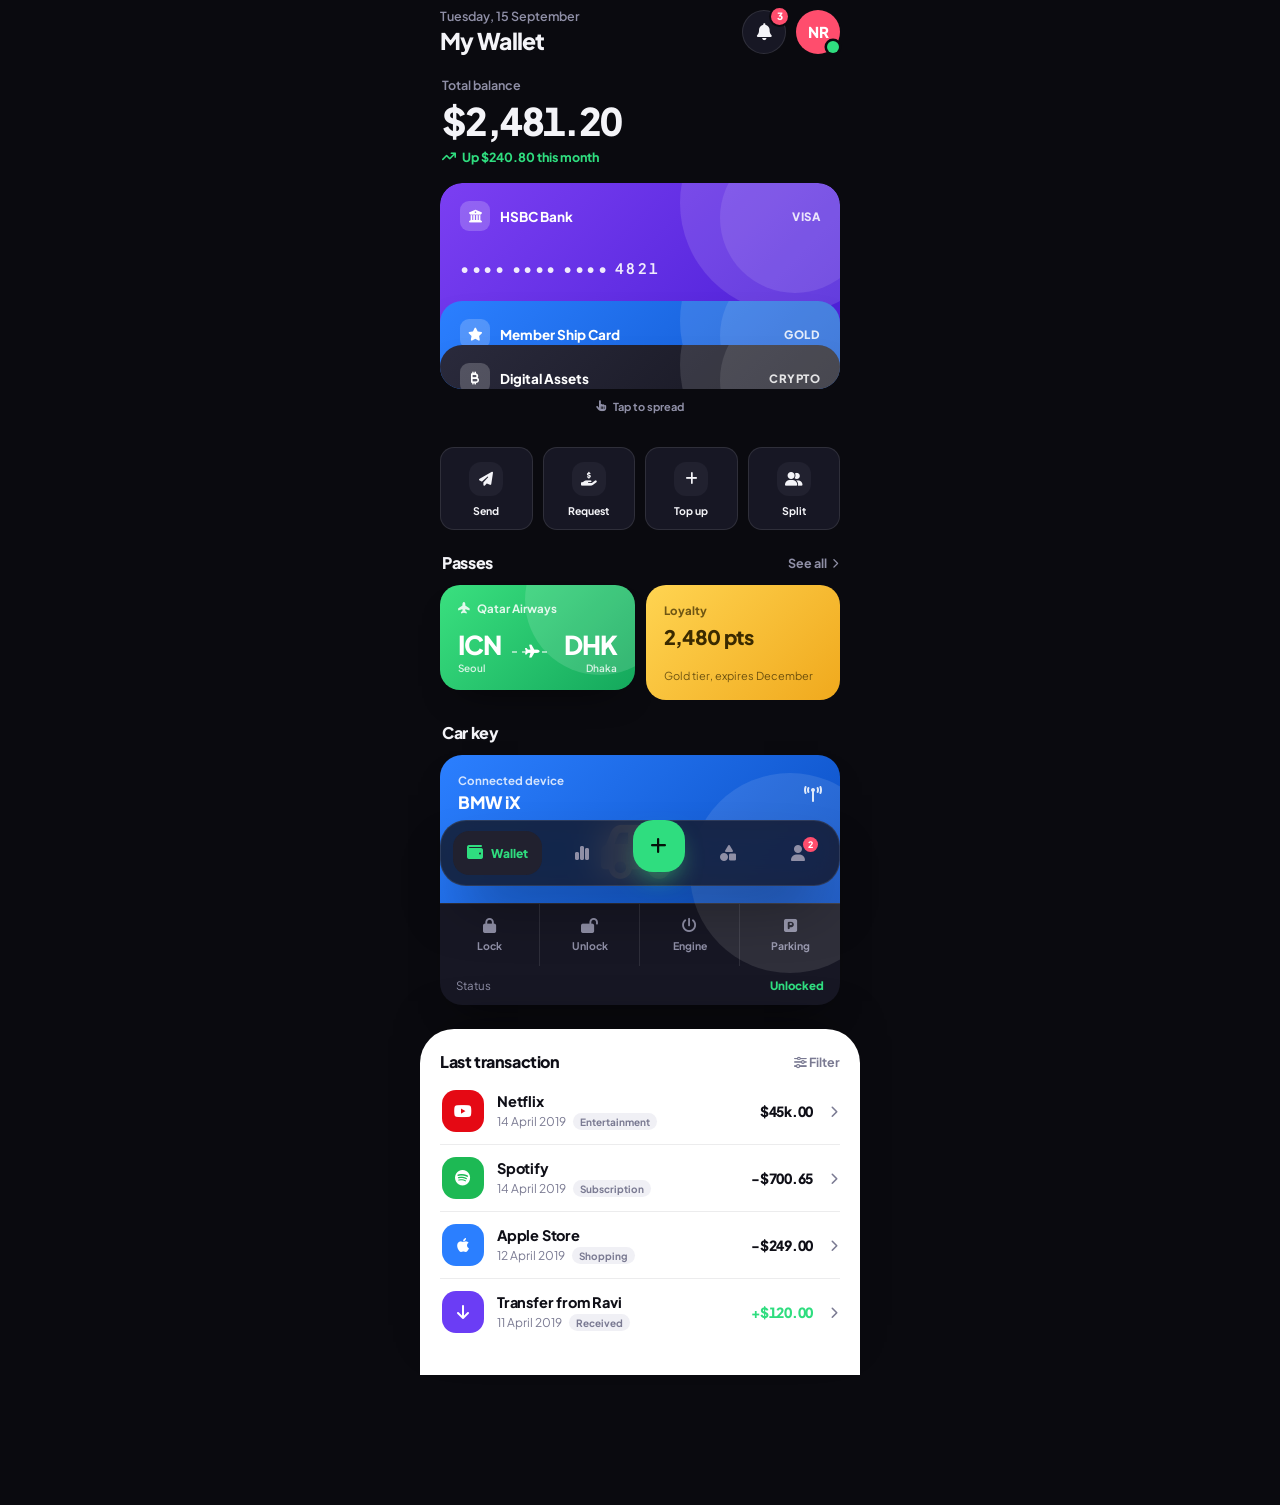
<file: files/index.html>
<!doctype html>
<html lang="en" data-nova-theme="dark" data-nova-mode="dark">
<head>
<meta charset="utf-8">
<meta name="viewport" content="width=device-width,initial-scale=1,viewport-fit=cover">
<meta name="theme-color" content="#0a0a0f">
<title>NovaOS Wallet</title>

<link rel="preconnect" href="https://fonts.googleapis.com">
<link rel="preconnect" href="https://fonts.gstatic.com" crossorigin>
<link href="https://fonts.googleapis.com/css2?family=Plus+Jakarta+Sans:wght@500;600;700;800&display=swap" rel="stylesheet">
<link rel="stylesheet" href="https://cdnjs.cloudflare.com/ajax/libs/font-awesome/6.5.2/css/all.min.css">

<link rel="stylesheet" href="nova-ui.css"><!--NOVA_CSS-->

<style id="app-css">
  .view{ display:none; }
  .view.is-active{ display:block; animation:view-in .4s var(--nova-ease) both; }
  @keyframes view-in{ from{ opacity:0; transform:translateY(8px); } to{ opacity:1; transform:none; } }

  .hero-balance{ margin:4px 2px 18px; }
  .hero-balance .k{ font-size:12.5px; font-weight:650; color:var(--nova-muted); }
  .hero-balance .v{ font-size:38px; font-weight:800; letter-spacing:-1.6px; margin-top:4px;
                    font-variant-numeric:tabular-nums; }
  .hero-balance .d{ font-size:12.5px; font-weight:750; color:var(--nova-pos); margin-top:5px;
                    display:flex; align-items:center; gap:6px; }

  .panel-head{ display:flex; align-items:center; justify-content:space-between; margin-bottom:6px; }
  .panel-head h3{ margin:0; font-size:16px; font-weight:800; letter-spacing:-.4px; color:var(--nova-panel-ink); }
  .panel-head button{ all:unset; cursor:pointer; font:700 12.5px var(--nova-font); color:#7a7a92; }

  /* rows inside the white panel need panel ink, not shell ink */
  .nova-panel nova-row{ --nova-muted:#7a7a92; --nova-surface-2:#f0f0f5; }
  .nova-panel nova-list{ --nova-surface:#fff; --nova-line:rgba(15,15,25,.08); }
  .nova-panel nova-divider{ --nova-line:rgba(15,15,25,.09); --nova-muted:#8b8b9e; }

  .gallery-note{ font-size:12.5px; line-height:1.6; color:var(--nova-muted); margin:0 2px 14px; }
  .swatch{ display:flex; gap:8px; flex-wrap:wrap; }
  code.tag{ font:700 11.5px ui-monospace,monospace; color:var(--nova-accent);
            background:var(--nova-surface); border:1px solid var(--nova-line);
            padding:3px 7px; border-radius:7px; }
</style>
</head>

<body>

<!-- ===================== WALLET ===================== -->
<main class="nova-screen view is-active" id="view-wallet">

  <nova-appbar title="My Wallet" subtitle="Tuesday, 15 September">
    <nova-icon-button icon="bell" label="Notifications" badge="3" id="bell"></nova-icon-button>
    <nova-avatar name="Naomi Rahman" size="44" status="online" id="me"></nova-avatar>
  </nova-appbar>

  <div class="hero-balance">
    <div class="k">Total balance</div>
    <div class="v" id="balance">$2,481.20</div>
    <div class="d"><i class="fa-solid fa-arrow-trend-up"></i> Up $240.80 this month</div>
  </div>

  <nova-card-stack id="stack" cards='[
    {"brand":"HSBC Bank","type":"VISA","number":"4821","holder":"N. Rahman","expiry":"09/29","theme":"violet","icon":"building-columns"},
    {"brand":"Member Ship Card","type":"GOLD","number":"7730","holder":"N. Rahman","expiry":"04/28","theme":"blue","icon":"star"},
    {"brand":"Digital Assets","type":"CRYPTO","number":"1194","holder":"N. Rahman","expiry":"12/30","theme":"ink","icon":"bitcoin-sign"}
  ]'></nova-card-stack>

  <div style="height:34px"></div>

  <nova-action-grid id="quick"
    items="Send:paper-plane,Request:hand-holding-dollar,Top up:plus,Split:user-group"></nova-action-grid>

  <nova-section title="Passes" action="See all" style="margin-top:22px">
    <div class="nova-cols" style="--cols:2;--gap:11px">
      <nova-ticket compact from="ICN" to="DHK" from-city="Seoul" to-city="Dhaka"
                   airline="Qatar Airways" depart="08:15" theme="green"></nova-ticket>
      <nova-card pad tone="plain" radius="20px"
                 style="background:linear-gradient(135deg,#ffd451,#f0a91d);color:#3a2a00;
                        display:flex;flex-direction:column">
        <div style="font-size:11.5px;font-weight:750;opacity:.72">Loyalty</div>
        <div style="font-size:20px;font-weight:850;letter-spacing:-.6px;margin-top:6px">2,480 pts</div>
        <div style="margin-top:auto;padding-top:20px;font-size:11px;opacity:.72">Gold tier, expires December</div>
      </nova-card>
    </div>
  </nova-section>

  <nova-section title="Car key" style="margin-top:22px">
    <nova-device-card id="car" name="BMW iX" label="Connected device" status="Unlocked"
      icon="car-side" theme="blue"
      actions="Lock:lock,Unlock:lock-open,Engine:power-off,Parking:square-parking"></nova-device-card>
  </nova-section>

  <!-- the white sheet that rides over the dark shell -->
  <section class="nova-panel">
    <div class="panel-head">
      <h3>Last transaction</h3>
      <button id="filter-btn"><i class="fa-solid fa-sliders"></i> Filter</button>
    </div>

    <nova-list tone="bare" id="tx-list">
      <nova-row color="#e50914" icon="brands:youtube" title="Netflix"
                subtitle="14 April 2019" tag="Entertainment" value="$45k.00" chevron></nova-row>
      <nova-row color="#1db954" icon="brands:spotify" title="Spotify"
                subtitle="14 April 2019" tag="Subscription" value="-$700.65" chevron></nova-row>
      <nova-row color="#2b7fff" icon="brands:apple" title="Apple Store"
                subtitle="12 April 2019" tag="Shopping" value="-$249.00" chevron></nova-row>
      <nova-row color="#6b3df5" icon="arrow-down" title="Transfer from Ravi"
                subtitle="11 April 2019" tag="Received" value="+$120.00" chevron></nova-row>
    </nova-list>
  </section>
</main>

<!-- ===================== INSIGHTS ===================== -->
<main class="nova-screen view" id="view-insights">
  <nova-appbar title="Insights" subtitle="September">
    <nova-icon-button icon="calendar" label="Change period" id="period"></nova-icon-button>
  </nova-appbar>

  <nova-segmented id="range" items="Week,Month,Year" value="Month"></nova-segmented>
  <div style="height:16px"></div>

  <nova-sparkline title="Balance trend" value="$2,481.20" delta="+9.4%"
                  data="4,8,6,12,9,15,13,18,16,22,20,26"></nova-sparkline>

  <div style="height:12px"></div>
  <div class="nova-cols" style="--cols:2">
    <nova-stat label="Income" value="$4,280" delta="+12%" icon="arrow-down-to-line"></nova-stat>
    <nova-stat label="Spending" value="$1,798" delta="-4%" icon="arrow-up-from-bracket"></nova-stat>
  </div>

  <div style="height:12px"></div>
  <nova-donut center="$1,798" caption="spent"
    segments="Food:42:#6b3df5,Travel:28:#2fdd7f,Bills:18:#ffc93c,Other:12:#2b7fff"></nova-donut>

  <div style="height:12px"></div>
  <nova-sparkbars id="week" title="Spending, last 7 days" data="18,26,14,32,22,40,28" labels="M,T,W,T,F,S,S"></nova-sparkbars>

  <div style="height:12px"></div>
  <nova-gauge value="62" label="Budget used" sublabel="$1,240 of $2,000"></nova-gauge>
  <div style="height:12px"></div>
  <nova-card pad>
    <nova-progress value="74" label="Savings goal" hint="$3,700 / $5,000"></nova-progress>
    <div style="height:18px"></div>
    <nova-progress value="31" label="Travel fund" hint="$620 / $2,000"></nova-progress>
  </nova-card>

  <nova-section title="Boarding pass" style="margin-top:22px">
    <nova-ticket from="ICN" to="DHK" from-city="Seoul" to-city="Dhaka" airline="Qatar Airways"
                 depart="08:15" gate="K35" seat="E,F,G,H" cabin="Economy"
                 theme="green" code="9 780201 379624"></nova-ticket>
  </nova-section>

  <nova-section title="Trip timeline" style="margin-top:22px">
    <nova-card pad>
      <nova-timeline items="06:40|Check-in closes|Counter D, terminal 3|done;07:35|Boarding|Gate K35|done;08:15|Departure|On time;13:05|Arrival|Dhaka, terminal 2"></nova-timeline>
    </nova-card>
  </nova-section>
</main>

<!-- ===================== COMPONENT GALLERY ===================== -->
<main class="nova-screen nova-screen--wide view" id="view-kit">
  <nova-appbar title="Component kit" subtitle="NovaUI v2.0"></nova-appbar>

  <p class="gallery-note">
    Every element below is a custom element, so the markup is the API. Add your own with
    <code class="tag">NovaUI.define()</code> and it behaves exactly like these.
  </p>

  <nova-banner tone="warn" icon="triangle-exclamation" title="Card expires in 21 days"
    body="Order a replacement now so you keep tap-to-pay working." action="Order replacement"
    dismissible id="banner"></nova-banner>

  <nova-section title="Buttons" style="margin-top:22px">
    <div class="swatch">
      <nova-button variant="primary" icon="paper-plane">Send money</nova-button>
      <nova-button variant="soft" icon="clock-rotate-left">History</nova-button>
      <nova-button variant="outline" icon-end="arrow-right">Details</nova-button>
      <nova-button variant="danger" icon="ban">Freeze card</nova-button>
      <nova-button variant="ghost" size="sm">Skip</nova-button>
      <nova-button variant="primary" size="sm" loading>Sending</nova-button>
    </div>
    <div style="height:12px"></div>
    <div class="swatch">
      <nova-icon-button icon="bell" badge="9"></nova-icon-button>
      <nova-icon-button icon="qrcode" tone="accent"></nova-icon-button>
      <nova-icon-button icon="gear" tone="plain"></nova-icon-button>
      <nova-fab icon="plus" id="demo-fab"></nova-fab>
    </div>
  </nova-section>

  <nova-section title="Chips and badges" style="margin-top:22px">
    <div class="swatch">
      <nova-chip label="All" icon="layer-group" active></nova-chip>
      <nova-chip label="Food" icon="utensils"></nova-chip>
      <nova-chip label="Travel" icon="plane"></nova-chip>
      <nova-chip label="Bills" icon="file-invoice"></nova-chip>
    </div>
    <div style="height:12px"></div>
    <div class="swatch">
      <nova-badge value="Settled" tone="pos" icon="check"></nova-badge>
      <nova-badge value="Pending" tone="warn" icon="clock"></nova-badge>
      <nova-badge value="Declined" tone="neg" icon="xmark"></nova-badge>
      <nova-badge value="Scheduled" tone="info" icon="calendar"></nova-badge>
      <nova-badge value="Draft"></nova-badge>
    </div>
  </nova-section>

  <nova-section title="Inputs" style="margin-top:22px">
    <nova-search placeholder="Search transactions" id="search"></nova-search>
    <div style="height:14px"></div>
    <nova-input label="Recipient" placeholder="Name or @tag" icon="user"
                action="address-book" hint="Searches your contacts"></nova-input>
    <div style="height:14px"></div>
    <nova-input label="Amount" placeholder="0.00" icon="dollar-sign" type="number"
                error="Enter at least $1.00"></nova-input>
    <div style="height:18px"></div>
    <nova-card pad>
      <nova-slider min="0" max="2000" step="50" value="750" label="Daily limit" prefix="$"></nova-slider>
      <div style="height:20px"></div>
      <nova-stepper label="Tickets" value="2" min="1" max="8"></nova-stepper>
      <div style="height:6px"></div>
      <nova-checkbox label="Save this card for next time" checked></nova-checkbox>
    </nova-card>
    <div style="height:18px"></div>
    <nova-card pad>
      <nova-pin length="6" mask label="Enter your 6-digit PIN" id="pin"></nova-pin>
    </nova-card>
  </nova-section>

  <nova-section title="Toggles and tabs" style="margin-top:22px">
    <nova-tabs items="Overview,Cards,Activity,Limits" value="Overview" id="tabs"></nova-tabs>
    <div style="height:16px"></div>
    <nova-segmented items="Light,Auto,Dark" value="Dark" id="theme-seg"></nova-segmented>
    <div style="height:16px"></div>
    <nova-list>
      <nova-switch label="Face ID" sublabel="Confirm payments with your face" icon="face-smile" checked></nova-switch>
      <nova-switch label="Spending alerts" sublabel="Notify me over $100" icon="bell" checked></nova-switch>
      <nova-switch label="Round-up savings" sublabel="Round purchases to the nearest dollar" icon="piggy-bank"></nova-switch>
    </nova-list>
  </nova-section>

  <nova-section title="People" style="margin-top:22px">
    <div class="nova-scroller">
      <nova-avatar name="Tom Holland" size="54" label status="online"></nova-avatar>
      <nova-avatar name="Ravi Menon" size="54" label status="away"></nova-avatar>
      <nova-avatar name="Sana Iqbal" size="54" label status="online"></nova-avatar>
      <nova-avatar name="Jules Park" size="54" label></nova-avatar>
      <nova-avatar name="Mo Diallo" size="54" label status="offline"></nova-avatar>
    </div>
    <div style="height:8px"></div>
    <nova-card pad>
      <div style="display:flex;align-items:center;justify-content:space-between">
        <div>
          <div style="font-size:13.5px;font-weight:750">Shared with</div>
          <div style="font-size:11.5px;color:var(--nova-muted);margin-top:3px">5 people have full control</div>
        </div>
        <nova-avatar-group names="Tom,Ravi,Sana,Jules,Mo" max="4"></nova-avatar-group>
      </div>
    </nova-card>
  </nova-section>

  <nova-section title="Overlays" style="margin-top:22px">
    <div class="swatch">
      <nova-button variant="soft" icon="comment" id="demo-toast">Toast</nova-button>
      <nova-button variant="soft" icon="circle-check" id="demo-toast-ok">Success toast</nova-button>
      <nova-button variant="soft" icon="window-maximize" id="demo-sheet">Sheet</nova-button>
      <nova-button variant="soft" icon="circle-question" id="demo-dialog">Confirm</nova-button>
      <nova-button variant="soft" icon="spinner" id="demo-loading">Loading</nova-button>
    </div>
  </nova-section>

  <nova-section title="States" style="margin-top:22px">
    <nova-card pad>
      <nova-skeleton lines="3" h="14"></nova-skeleton>
    </nova-card>
    <div style="height:12px"></div>
    <nova-card>
      <nova-empty icon="inbox" title="No transactions yet"
        body="When money moves in or out of this account, it will show up here."
        action="Add money" id="empty"></nova-empty>
    </nova-card>
    <div style="height:12px"></div>
    <nova-accordion title="How are fees calculated?" icon="receipt">
      Transfers between Nova accounts are free. Card payments in another currency use the
      mid-market rate plus 0.4%, shown before you confirm.
    </nova-accordion>
  </nova-section>

  <nova-section title="Cards" style="margin-top:22px">
    <div class="nova-scroller">
      <nova-payment-card style="width:280px" brand="HSBC Bank" type="VISA" number="4821"
        holder="N. Rahman" expiry="09/29" balance="$2,481.20" theme="violet" icon="building-columns"></nova-payment-card>
      <nova-payment-card style="width:280px" brand="Nova Savings" type="MASTERCARD" number="7730"
        holder="N. Rahman" expiry="04/28" balance="$8,140.00" theme="green" icon="piggy-bank"></nova-payment-card>
      <nova-payment-card style="width:280px" brand="Digital Assets" type="CRYPTO" number="1194"
        holder="N. Rahman" expiry="12/30" balance="0.42 BTC" theme="ink" icon="bitcoin-sign"></nova-payment-card>
    </div>
  </nova-section>
</main>

<!-- ===================== DOCK ===================== -->
<div class="nova-dock">
  <nova-navbar id="nav"
    items="Wallet:wallet,Insights:chart-simple,Kit:shapes,Profile:user:2"
    fab="plus"
    actions="Send:paper-plane,Scan:qrcode,Top up:plus,Split:user-group"></nova-navbar>
</div>

<script src="nova-ui.js"></script><!--NOVA_JS-->
<script src="nova-components.js"></script><!--NOVA_COMPONENTS-->

<script id="app-js">
/* =========================================================
   APP — everything below is ordinary app code using the SDK
   ========================================================= */

const $ = (sel, ctx = document) => ctx.querySelector(sel);
const on = (sel, evt, fn) => { const el = $(sel); el && el.addEventListener(evt, fn); };

/* ---------- navigation ---------- */
const VIEWS = { Wallet: 'view-wallet', Insights: 'view-insights', Kit: 'view-kit', Profile: 'view-wallet' };

$('#nav').addEventListener('nova-navigate', e => {
  const id = VIEWS[e.detail.label];
  if (!id) return;
  document.querySelectorAll('.view').forEach(v => v.classList.toggle('is-active', v.id === id));
  window.scrollTo({ top: 0, behavior: 'smooth' });
  if (e.detail.label === 'Profile') NovaUI.toast('Profile is not built yet', { tone: 'info' });
});

$('#nav').addEventListener('nova-action', e => {
  const a = e.detail.action;
  if (a === 'Scan') return openScanner();
  if (a === 'Send') return openSend();
  NovaUI.toast(a + ' tapped');
});

/* ---------- wallet ---------- */
$('#stack').addEventListener('nova-select', e => {
  NovaUI.toast(e.detail.card.brand + ' is now your default card', { tone: 'success' });
});

$('#quick').addEventListener('nova-action', e => {
  if (e.detail.action === 'Send') return openSend();
  NovaUI.toast(e.detail.action + ' tapped');
});

$('#car').addEventListener('nova-action', async e => {
  const a = e.detail.action;
  if (a === 'Engine') {
    const ok = await NovaUI.dialog({
      title: 'Start the engine?',
      body: 'The car will run for 10 minutes and then shut off on its own.',
      icon: 'power-off', confirm: 'Start engine', cancel: 'Not now'
    });
    if (!ok) return NovaUI.toast('Engine left off');
    NovaUI.loading('Starting engine');
    setTimeout(() => { NovaUI.loading(false); NovaUI.toast('Engine running', { tone: 'success' }); }, 1400);
    return;
  }
  NovaUI.toast('BMW iX ' + a.toLowerCase() + 'ed', { tone: 'success' });
});

$('#bell').addEventListener('nova-tap', () => {
  const s = NovaUI.sheet({
    title: 'Notifications', subtitle: '3 unread',
    html: `
      <nova-row icon="credit-card" color="#6b3df5" title="Card payment"
        subtitle="Apple Store" value="-$249.00" chevron></nova-row>
      <nova-row icon="arrow-down" color="#2fdd7f" title="Money received"
        subtitle="From Ravi Menon" value="+$120.00" chevron></nova-row>
      <nova-row icon="shield-halved" color="#ffc93c" title="New sign-in"
        subtitle="Chrome on macOS" chevron></nova-row>
      <div style="height:16px"></div>
      <nova-button variant="primary" block data-close>Mark all as read</nova-button>`
  });
});

$('#me').addEventListener('nova-tap', () => NovaUI.toast('Signed in as Naomi'));

$('#filter-btn').addEventListener('click', () => {
  const s = NovaUI.sheet({
    title: 'Filter transactions',
    html: `
      <div style="display:flex;gap:8px;flex-wrap:wrap;margin-bottom:18px">
        <nova-chip label="All" icon="layer-group" active></nova-chip>
        <nova-chip label="Income" icon="arrow-down"></nova-chip>
        <nova-chip label="Spending" icon="arrow-up"></nova-chip>
        <nova-chip label="Subscriptions" icon="repeat"></nova-chip>
      </div>
      <nova-slider min="0" max="1000" step="25" value="500" label="Maximum amount" prefix="$"></nova-slider>
      <div style="height:22px"></div>
      <nova-button variant="primary" block data-close>Show results</nova-button>`
  });
});

document.querySelectorAll('#tx-list nova-row').forEach(row => {
  row.addEventListener('nova-tap', e => {
    NovaUI.sheet({
      title: e.detail.title, subtitle: row.getAttribute('subtitle'),
      html: `
        <div style="text-align:center;padding:10px 0 22px">
          <div style="font-size:34px;font-weight:800;letter-spacing:-1.2px">${row.getAttribute('value')}</div>
          <div style="margin-top:10px"><nova-badge value="Settled" tone="pos" icon="check"></nova-badge></div>
        </div>
        <nova-list>
          <nova-row compact icon="credit-card" title="Paid with" subtitle="HSBC Bank •••• 4821"></nova-row>
          <nova-row compact icon="tag" title="Category" subtitle="${row.getAttribute('tag') || 'Uncategorised'}"></nova-row>
          <nova-row compact icon="location-dot" title="Where" subtitle="Online"></nova-row>
        </nova-list>
        <div style="height:18px"></div>
        <div style="display:flex;gap:10px">
          <nova-button variant="soft" block icon="flag">Dispute</nova-button>
          <nova-button variant="primary" block icon="repeat" data-close>Repeat</nova-button>
        </div>`
    });
  });
});

/* ---------- flows ---------- */
function openSend() {
  const s = NovaUI.sheet({
    title: 'Send money', subtitle: 'From HSBC Bank •••• 4821',
    html: `
      <div class="nova-scroller" style="margin:0;padding:2px 0 14px">
        <nova-avatar name="Tom Holland" size="52" label></nova-avatar>
        <nova-avatar name="Ravi Menon" size="52" label></nova-avatar>
        <nova-avatar name="Sana Iqbal" size="52" label></nova-avatar>
        <nova-avatar name="Jules Park" size="52" label></nova-avatar>
      </div>
      <nova-input label="Amount" placeholder="0.00" icon="dollar-sign" type="number" id="send-amt"></nova-input>
      <div style="height:16px"></div>
      <nova-input label="Note" placeholder="What's it for?" icon="pen"></nova-input>
      <div style="height:22px"></div>
      <nova-button variant="primary" block icon="paper-plane" id="send-go">Send payment</nova-button>`
  });
  $('#send-go', s.el).addEventListener('nova-tap', () => {
    const amt = $('#send-amt', s.el).value;
    if (!amt || +amt <= 0) return NovaUI.toast('Enter an amount first', { tone: 'error' });
    s.close();
    NovaUI.loading('Sending payment');
    setTimeout(() => {
      NovaUI.loading(false);
      NovaUI.toast('Sent $' + Number(amt).toFixed(2), { tone: 'success', action: 'Undo', onAction: () => NovaUI.toast('Payment cancelled') });
    }, 1300);
  });
}

function openScanner() {
  NovaUI.sheet({
    title: 'Scan to pay', subtitle: 'Point your camera at a Nova QR code',
    html: `
      <div style="display:grid;place-items:center;height:200px;border-radius:20px;
                  background:var(--nova-surface-2);border:1.5px dashed var(--nova-line-strong);
                  font-size:44px;color:var(--nova-muted)">
        <i class="fa-solid fa-qrcode"></i>
      </div>
      <div style="height:18px"></div>
      <nova-button variant="soft" block icon="image" data-close>Choose from photos</nova-button>`
  });
}

/* ---------- insights ---------- */
on('#range', 'nova-change', e => NovaUI.toast('Showing ' + e.detail.value.toLowerCase()));
on('#week', 'nova-select', e => NovaUI.toast('Day ' + (e.detail.index + 1) + ': $' + e.detail.value));
document.querySelectorAll('nova-stat').forEach(s =>
  s.addEventListener('nova-tap', () => NovaUI.toast(s.getAttribute('label') + ': ' + s.getAttribute('value'))));

/* ---------- kit demos ---------- */
on('#theme-seg', 'nova-change', e => {
  const mode = e.detail.value.toLowerCase();
  const resolved = NovaUI.theme.set(mode);
  document.querySelector('meta[name="theme-color"]')
    .setAttribute('content', resolved === 'light' ? '#eef0f4' : '#0a0a0f');
  NovaUI.toast('Theme set to ' + e.detail.value);
});

on('#tabs', 'nova-change', e => NovaUI.toast(e.detail.value));
on('#search', 'nova-search', e => { if (e.detail.query.length > 2) NovaUI.toast('Searching "' + e.detail.query + '"'); });
on('#pin', 'nova-complete', () => NovaUI.toast('PIN accepted', { tone: 'success' }));
on('#demo-fab', 'nova-tap', () => NovaUI.toast('Floating action tapped'));
on('#banner', 'nova-action', () => NovaUI.toast('Replacement card ordered', { tone: 'success' }));
on('#empty', 'nova-action', () => NovaUI.toast('Add money'));

on('#demo-toast', 'nova-tap', () => NovaUI.toast('Heads up: your statement is ready'));
on('#demo-toast-ok', 'nova-tap', () =>
  NovaUI.toast('Payment sent', { tone: 'success', action: 'Undo', onAction: () => NovaUI.toast('Payment cancelled') }));
on('#demo-sheet', 'nova-tap', () => NovaUI.sheet({
  title: 'Control centre', subtitle: 'Nearby devices and connections',
  html: `
    <nova-list>
      <nova-switch label="Wi-Fi" sublabel="Nova Home" icon="wifi" checked></nova-switch>
      <nova-switch label="Bluetooth" sublabel="2 devices connected" icon="bluetooth-b" checked></nova-switch>
      <nova-switch label="Focus" sublabel="Off" icon="moon"></nova-switch>
    </nova-list>
    <div style="height:18px"></div>
    <nova-button variant="primary" block data-close>Done</nova-button>`
}));
on('#demo-dialog', 'nova-tap', async () => {
  const ok = await NovaUI.dialog({
    title: 'Freeze this card?', body: 'Payments will be declined until you unfreeze it. Direct debits keep working.',
    icon: 'snowflake', confirm: 'Freeze card', cancel: 'Keep active', tone: 'danger'
  });
  NovaUI.toast(ok ? 'Card frozen' : 'Card left active', { tone: ok ? 'success' : 'info' });
});
on('#demo-loading', 'nova-tap', () => {
  NovaUI.loading('Syncing accounts');
  setTimeout(() => { NovaUI.loading(false); NovaUI.toast('All accounts up to date', { tone: 'success' }); }, 1600);
});
</script>
</body>
</html>
</file>
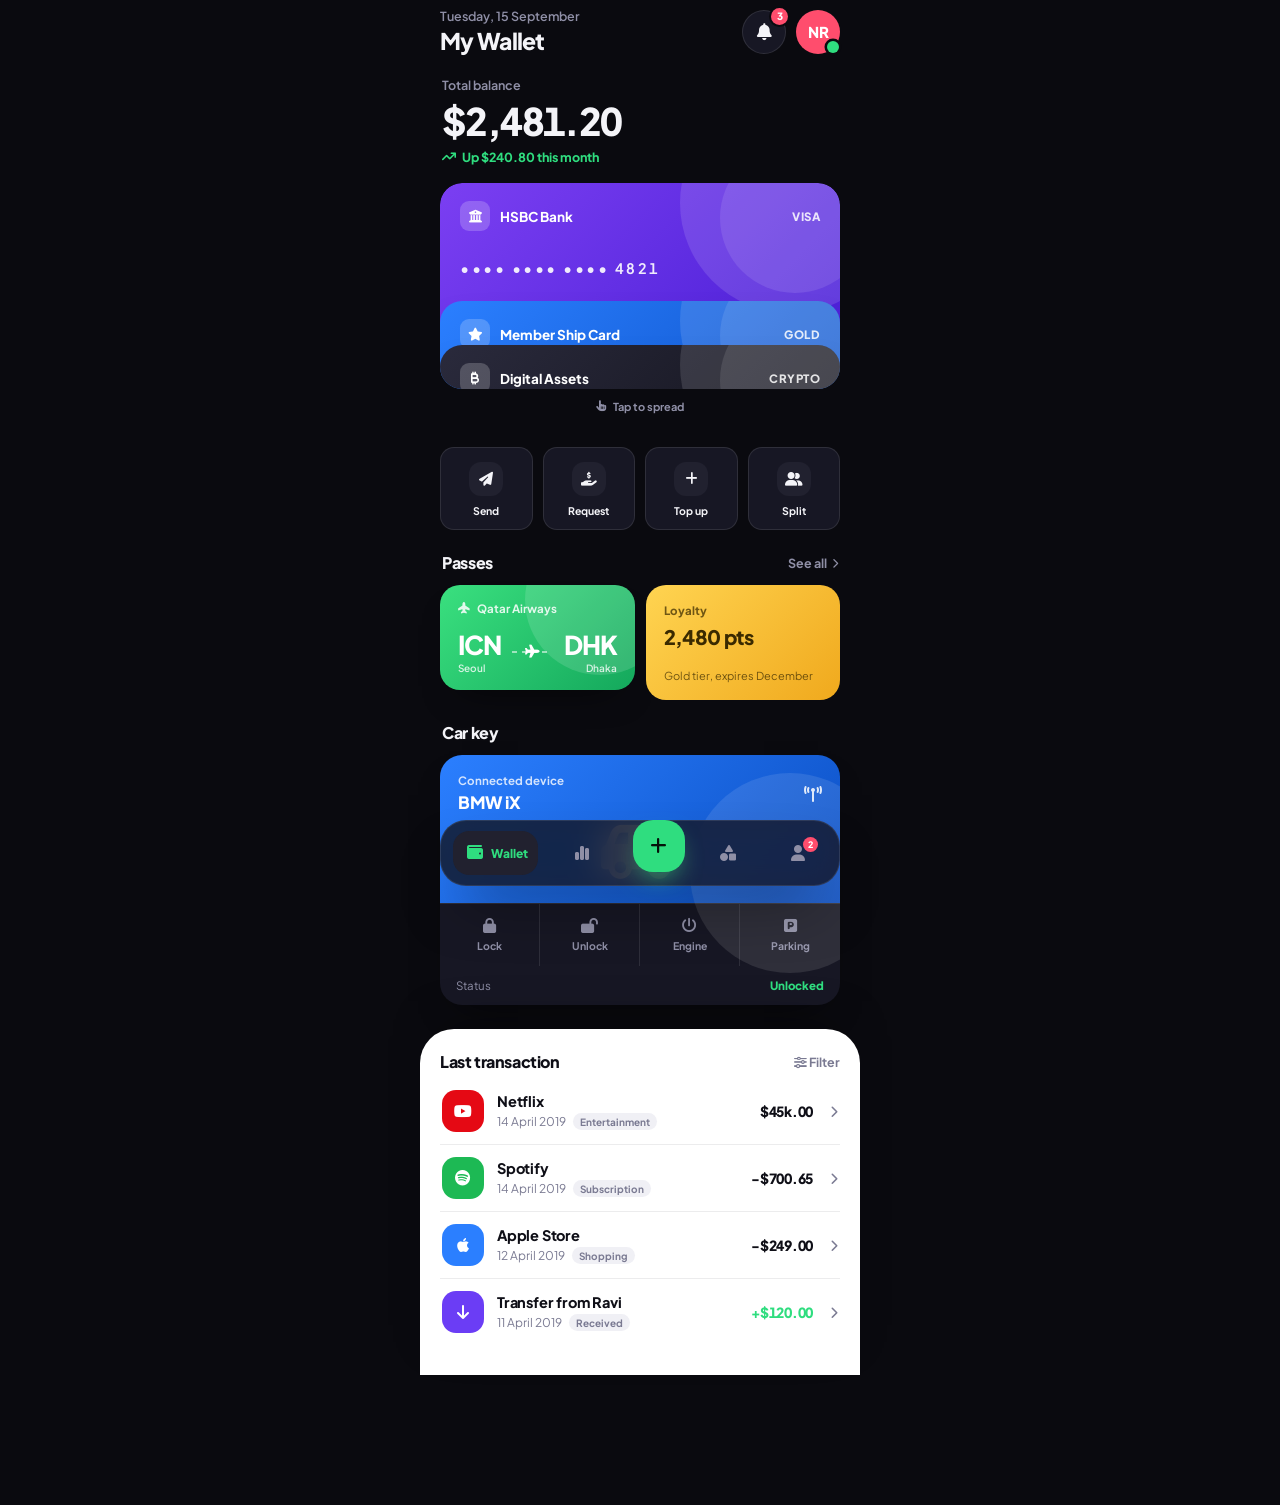
<file: files/novaos-wallet.html>
<!doctype html>
<html lang="en" data-nova-theme="dark" data-nova-mode="dark">
<head>
<meta charset="utf-8">
<meta name="viewport" content="width=device-width,initial-scale=1,viewport-fit=cover">
<meta name="theme-color" content="#0a0a0f">
<title>NovaOS Wallet</title>

<link rel="preconnect" href="https://fonts.googleapis.com">
<link rel="preconnect" href="https://fonts.gstatic.com" crossorigin>
<link href="https://fonts.googleapis.com/css2?family=Plus+Jakarta+Sans:wght@500;600;700;800&display=swap" rel="stylesheet">
<link rel="stylesheet" href="https://cdnjs.cloudflare.com/ajax/libs/font-awesome/6.5.2/css/all.min.css">

<style id="nova-ui-css">
/* =========================================================
   NovaUI — design tokens + light-DOM layout utilities
   v2.0
   ========================================================= */

:root,
[data-nova-theme="dark"]{
  /* shell */
  --nova-bg:            #0a0a0f;
  --nova-bg-soft:       #141420;
  --nova-panel:         #ffffff;      /* the white sheet that rides over the shell */
  --nova-panel-ink:     #0f0f17;
  --nova-surface:       #171724;
  --nova-surface-2:     #21212f;
  --nova-line:          rgba(255,255,255,.10);
  --nova-line-strong:   rgba(255,255,255,.18);

  /* ink */
  --nova-text:          #f4f4f8;
  --nova-muted:         #8f8fa6;
  --nova-on-accent:     #05120a;

  /* brand */
  --nova-accent:        #2fdd7f;      /* action green from the reference */
  --nova-accent-deep:   #17b563;
  --nova-violet:        #6b3df5;
  --nova-violet-2:      #a855f7;
  --nova-blue:          #2b7fff;
  --nova-amber:         #ffc93c;
  --nova-rose:          #ff4d6d;

  /* semantic */
  --nova-pos:           #2fdd7f;
  --nova-neg:           #ff6b81;
  --nova-warn:          #ffc93c;
  --nova-info:          #2b7fff;

  /* form */
  --nova-radius-xs:     10px;
  --nova-radius-sm:     14px;
  --nova-radius-md:     20px;
  --nova-radius-lg:     28px;
  --nova-radius-xl:     34px;
  --nova-shadow:        0 18px 36px -22px rgba(0,0,0,.75);
  --nova-shadow-lg:     0 30px 60px -24px rgba(0,0,0,.8);
  --nova-shadow-panel:  0 -22px 50px -28px rgba(0,0,0,.55);

  /* type */
  --nova-font:          "Plus Jakarta Sans", system-ui, -apple-system, sans-serif;
  --nova-font-num:      "Plus Jakarta Sans", system-ui, sans-serif;

  /* motion */
  --nova-ease:          cubic-bezier(.22,.9,.24,1);
  --nova-ease-back:     cubic-bezier(.34,1.56,.64,1);
  --nova-dur:           .34s;
}

[data-nova-theme="light"]{
  --nova-bg:            #eef0f4;
  --nova-bg-soft:       #e3e6ed;
  --nova-panel:         #ffffff;
  --nova-panel-ink:     #0f0f17;
  --nova-surface:       #ffffff;
  --nova-surface-2:     #f1f2f7;
  --nova-line:          rgba(15,15,25,.09);
  --nova-line-strong:   rgba(15,15,25,.16);
  --nova-text:          #12121c;
  --nova-muted:         #6e6e85;
  --nova-shadow:        0 16px 32px -24px rgba(15,15,35,.45);
  --nova-shadow-lg:     0 26px 54px -26px rgba(15,15,35,.4);
  --nova-shadow-panel:  0 -18px 44px -30px rgba(15,15,35,.25);
}

*{ box-sizing:border-box; -webkit-tap-highlight-color:transparent; }

html,body{ margin:0; min-height:100%; background:var(--nova-bg); }

body{
  font-family:var(--nova-font);
  color:var(--nova-text);
  -webkit-font-smoothing:antialiased;
  transition:background .4s var(--nova-ease), color .4s var(--nova-ease);
}

:focus-visible{ outline:2px solid var(--nova-accent); outline-offset:3px; border-radius:6px; }

@media (prefers-reduced-motion: reduce){
  *,*::before,*::after{
    animation-duration:.001ms !important;
    animation-iteration-count:1 !important;
    transition-duration:.001ms !important;
  }
}

/* ---------- layout utilities ---------- */

.nova-screen{
  width:min(440px,100%);
  margin-inline:auto;
  padding:calc(env(safe-area-inset-top) + 8px) 20px calc(130px + env(safe-area-inset-bottom));
}
.nova-screen--wide{ width:min(720px,100%); }

/* the white sheet that rides over the dark shell, as in the reference */
.nova-panel{
  background:var(--nova-panel);
  color:var(--nova-panel-ink);
  border-radius:var(--nova-radius-xl) var(--nova-radius-xl) 0 0;
  box-shadow:var(--nova-shadow-panel);
  margin:24px -20px 0;
  padding:22px 20px calc(30px + env(safe-area-inset-bottom));
  min-height:240px;
}
.nova-panel--floating{
  margin-inline:0;
  border-radius:var(--nova-radius-lg);
  padding:20px;
  min-height:0;
}

.nova-stack{ display:flex; flex-direction:column; }
.nova-stack > * + *{ margin-top:var(--gap,12px); }
.nova-stack--sm{ --gap:8px; }
.nova-stack--lg{ --gap:20px; }

.nova-cols{ display:grid; grid-template-columns:repeat(var(--cols,2),minmax(0,1fr)); gap:var(--gap,12px); }

.nova-scroller{
  display:flex; gap:12px; overflow-x:auto;
  padding:2px 20px 8px; margin-inline:-20px;
  scroll-snap-type:x mandatory; scrollbar-width:none;
}
.nova-scroller::-webkit-scrollbar{ display:none; }
.nova-scroller > *{ scroll-snap-align:start; flex:0 0 auto; }

.nova-dock{
  position:fixed;
  left:50%; transform:translateX(-50%);
  bottom:calc(14px + env(safe-area-inset-bottom));
  width:min(400px,calc(100% - 32px));
  z-index:90;
}

/* ---------- overlay chrome (light DOM, injected by the runtime) ---------- */

.nova-toast-layer{
  position:fixed; left:0; right:0;
  bottom:calc(110px + env(safe-area-inset-bottom));
  display:flex; flex-direction:column; align-items:center; gap:8px;
  z-index:300; pointer-events:none; padding-inline:16px;
}
.nova-toast{
  display:flex; align-items:center; gap:10px;
  max-width:100%;
  background:var(--nova-surface-2);
  color:var(--nova-text);
  border:1px solid var(--nova-line);
  font:600 13.5px/1.35 var(--nova-font);
  padding:11px 16px; border-radius:999px;
  box-shadow:var(--nova-shadow-lg);
  opacity:0; transform:translateY(12px) scale(.96);
  transition:opacity .28s var(--nova-ease), transform .28s var(--nova-ease-back);
  pointer-events:auto;
}
.nova-toast.is-in{ opacity:1; transform:none; }
.nova-toast i{ font-size:13px; }
.nova-toast--success i{ color:var(--nova-pos); }
.nova-toast--error i{ color:var(--nova-neg); }
.nova-toast--warn i{ color:var(--nova-warn); }
.nova-toast button{
  all:unset; cursor:pointer; font:800 12.5px var(--nova-font);
  color:var(--nova-accent); padding-inline:2px;
}

.nova-scrim{
  position:fixed; inset:0; z-index:400;
  background:rgba(6,6,12,.62);
  backdrop-filter:blur(6px);
  opacity:0; transition:opacity .3s var(--nova-ease);
  display:flex; justify-content:center;
}
.nova-scrim.is-in{ opacity:1; }
.nova-scrim--sheet{ align-items:flex-end; }
.nova-scrim--dialog{ align-items:center; padding:24px; }

.nova-sheet{
  width:min(440px,100%);
  background:var(--nova-surface);
  border:1px solid var(--nova-line);
  border-bottom:0;
  border-radius:var(--nova-radius-xl) var(--nova-radius-xl) 0 0;
  padding:12px 20px calc(24px + env(safe-area-inset-bottom));
  transform:translateY(102%);
  transition:transform .38s var(--nova-ease);
  max-height:88vh; overflow-y:auto;
}
.nova-scrim.is-in .nova-sheet{ transform:none; }
.nova-sheet__grip{
  width:40px; height:4px; border-radius:99px;
  background:var(--nova-line-strong); margin:4px auto 16px;
}
.nova-sheet__title{ margin:0 0 4px; font-size:19px; font-weight:800; letter-spacing:-.4px; }
.nova-sheet__sub{ margin:0 0 16px; font-size:13px; color:var(--nova-muted); }

.nova-dialog{
  width:min(360px,100%);
  background:var(--nova-surface);
  border:1px solid var(--nova-line);
  border-radius:var(--nova-radius-lg);
  padding:24px 22px 18px;
  text-align:center;
  transform:scale(.9); opacity:0;
  transition:transform .32s var(--nova-ease-back), opacity .24s var(--nova-ease);
}
.nova-scrim.is-in .nova-dialog{ transform:none; opacity:1; }
.nova-dialog__icon{
  width:56px; height:56px; margin:0 auto 14px;
  border-radius:50%; display:grid; place-items:center; font-size:21px;
  background:color-mix(in srgb, var(--nova-accent) 16%, transparent);
  color:var(--nova-accent);
}
.nova-dialog__title{ margin:0 0 6px; font-size:18px; font-weight:800; letter-spacing:-.3px; }
.nova-dialog__body{ margin:0 0 20px; font-size:13.5px; line-height:1.5; color:var(--nova-muted); }
.nova-dialog__actions{ display:flex; gap:10px; }
.nova-dialog__actions nova-button{ flex:1; }

.nova-loading-scrim{
  position:fixed; inset:0; z-index:500;
  display:grid; place-items:center;
  background:rgba(6,6,12,.6); backdrop-filter:blur(8px);
  opacity:0; transition:opacity .25s var(--nova-ease);
}
.nova-loading-scrim.is-in{ opacity:1; }
.nova-loading-scrim__box{
  display:flex; flex-direction:column; align-items:center; gap:14px;
  font:700 13px var(--nova-font); color:var(--nova-text);
}
.nova-spinner{
  width:34px; height:34px; border-radius:50%;
  border:3px solid var(--nova-line-strong);
  border-top-color:var(--nova-accent);
  animation:nova-spin .8s linear infinite;
}
@keyframes nova-spin{ to{ transform:rotate(360deg); } }

</style>

<style id="app-css">
  .view{ display:none; }
  .view.is-active{ display:block; animation:view-in .4s var(--nova-ease) both; }
  @keyframes view-in{ from{ opacity:0; transform:translateY(8px); } to{ opacity:1; transform:none; } }

  .hero-balance{ margin:4px 2px 18px; }
  .hero-balance .k{ font-size:12.5px; font-weight:650; color:var(--nova-muted); }
  .hero-balance .v{ font-size:38px; font-weight:800; letter-spacing:-1.6px; margin-top:4px;
                    font-variant-numeric:tabular-nums; }
  .hero-balance .d{ font-size:12.5px; font-weight:750; color:var(--nova-pos); margin-top:5px;
                    display:flex; align-items:center; gap:6px; }

  .panel-head{ display:flex; align-items:center; justify-content:space-between; margin-bottom:6px; }
  .panel-head h3{ margin:0; font-size:16px; font-weight:800; letter-spacing:-.4px; color:var(--nova-panel-ink); }
  .panel-head button{ all:unset; cursor:pointer; font:700 12.5px var(--nova-font); color:#7a7a92; }

  /* rows inside the white panel need panel ink, not shell ink */
  .nova-panel nova-row{ --nova-muted:#7a7a92; --nova-surface-2:#f0f0f5; }
  .nova-panel nova-list{ --nova-surface:#fff; --nova-line:rgba(15,15,25,.08); }
  .nova-panel nova-divider{ --nova-line:rgba(15,15,25,.09); --nova-muted:#8b8b9e; }

  .gallery-note{ font-size:12.5px; line-height:1.6; color:var(--nova-muted); margin:0 2px 14px; }
  .swatch{ display:flex; gap:8px; flex-wrap:wrap; }
  code.tag{ font:700 11.5px ui-monospace,monospace; color:var(--nova-accent);
            background:var(--nova-surface); border:1px solid var(--nova-line);
            padding:3px 7px; border-radius:7px; }
</style>
</head>

<body>

<!-- ===================== WALLET ===================== -->
<main class="nova-screen view is-active" id="view-wallet">

  <nova-appbar title="My Wallet" subtitle="Tuesday, 15 September">
    <nova-icon-button icon="bell" label="Notifications" badge="3" id="bell"></nova-icon-button>
    <nova-avatar name="Naomi Rahman" size="44" status="online" id="me"></nova-avatar>
  </nova-appbar>

  <div class="hero-balance">
    <div class="k">Total balance</div>
    <div class="v" id="balance">$2,481.20</div>
    <div class="d"><i class="fa-solid fa-arrow-trend-up"></i> Up $240.80 this month</div>
  </div>

  <nova-card-stack id="stack" cards='[
    {"brand":"HSBC Bank","type":"VISA","number":"4821","holder":"N. Rahman","expiry":"09/29","theme":"violet","icon":"building-columns"},
    {"brand":"Member Ship Card","type":"GOLD","number":"7730","holder":"N. Rahman","expiry":"04/28","theme":"blue","icon":"star"},
    {"brand":"Digital Assets","type":"CRYPTO","number":"1194","holder":"N. Rahman","expiry":"12/30","theme":"ink","icon":"bitcoin-sign"}
  ]'></nova-card-stack>

  <div style="height:34px"></div>

  <nova-action-grid id="quick"
    items="Send:paper-plane,Request:hand-holding-dollar,Top up:plus,Split:user-group"></nova-action-grid>

  <nova-section title="Passes" action="See all" style="margin-top:22px">
    <div class="nova-cols" style="--cols:2;--gap:11px">
      <nova-ticket compact from="ICN" to="DHK" from-city="Seoul" to-city="Dhaka"
                   airline="Qatar Airways" depart="08:15" theme="green"></nova-ticket>
      <nova-card pad tone="plain" radius="20px"
                 style="background:linear-gradient(135deg,#ffd451,#f0a91d);color:#3a2a00;
                        display:flex;flex-direction:column">
        <div style="font-size:11.5px;font-weight:750;opacity:.72">Loyalty</div>
        <div style="font-size:20px;font-weight:850;letter-spacing:-.6px;margin-top:6px">2,480 pts</div>
        <div style="margin-top:auto;padding-top:20px;font-size:11px;opacity:.72">Gold tier, expires December</div>
      </nova-card>
    </div>
  </nova-section>

  <nova-section title="Car key" style="margin-top:22px">
    <nova-device-card id="car" name="BMW iX" label="Connected device" status="Unlocked"
      icon="car-side" theme="blue"
      actions="Lock:lock,Unlock:lock-open,Engine:power-off,Parking:square-parking"></nova-device-card>
  </nova-section>

  <!-- the white sheet that rides over the dark shell -->
  <section class="nova-panel">
    <div class="panel-head">
      <h3>Last transaction</h3>
      <button id="filter-btn"><i class="fa-solid fa-sliders"></i> Filter</button>
    </div>

    <nova-list tone="bare" id="tx-list">
      <nova-row color="#e50914" icon="brands:youtube" title="Netflix"
                subtitle="14 April 2019" tag="Entertainment" value="$45k.00" chevron></nova-row>
      <nova-row color="#1db954" icon="brands:spotify" title="Spotify"
                subtitle="14 April 2019" tag="Subscription" value="-$700.65" chevron></nova-row>
      <nova-row color="#2b7fff" icon="brands:apple" title="Apple Store"
                subtitle="12 April 2019" tag="Shopping" value="-$249.00" chevron></nova-row>
      <nova-row color="#6b3df5" icon="arrow-down" title="Transfer from Ravi"
                subtitle="11 April 2019" tag="Received" value="+$120.00" chevron></nova-row>
    </nova-list>
  </section>
</main>

<!-- ===================== INSIGHTS ===================== -->
<main class="nova-screen view" id="view-insights">
  <nova-appbar title="Insights" subtitle="September">
    <nova-icon-button icon="calendar" label="Change period" id="period"></nova-icon-button>
  </nova-appbar>

  <nova-segmented id="range" items="Week,Month,Year" value="Month"></nova-segmented>
  <div style="height:16px"></div>

  <nova-sparkline title="Balance trend" value="$2,481.20" delta="+9.4%"
                  data="4,8,6,12,9,15,13,18,16,22,20,26"></nova-sparkline>

  <div style="height:12px"></div>
  <div class="nova-cols" style="--cols:2">
    <nova-stat label="Income" value="$4,280" delta="+12%" icon="arrow-down-to-line"></nova-stat>
    <nova-stat label="Spending" value="$1,798" delta="-4%" icon="arrow-up-from-bracket"></nova-stat>
  </div>

  <div style="height:12px"></div>
  <nova-donut center="$1,798" caption="spent"
    segments="Food:42:#6b3df5,Travel:28:#2fdd7f,Bills:18:#ffc93c,Other:12:#2b7fff"></nova-donut>

  <div style="height:12px"></div>
  <nova-sparkbars id="week" title="Spending, last 7 days" data="18,26,14,32,22,40,28" labels="M,T,W,T,F,S,S"></nova-sparkbars>

  <div style="height:12px"></div>
  <nova-gauge value="62" label="Budget used" sublabel="$1,240 of $2,000"></nova-gauge>
  <div style="height:12px"></div>
  <nova-card pad>
    <nova-progress value="74" label="Savings goal" hint="$3,700 / $5,000"></nova-progress>
    <div style="height:18px"></div>
    <nova-progress value="31" label="Travel fund" hint="$620 / $2,000"></nova-progress>
  </nova-card>

  <nova-section title="Boarding pass" style="margin-top:22px">
    <nova-ticket from="ICN" to="DHK" from-city="Seoul" to-city="Dhaka" airline="Qatar Airways"
                 depart="08:15" gate="K35" seat="E,F,G,H" cabin="Economy"
                 theme="green" code="9 780201 379624"></nova-ticket>
  </nova-section>

  <nova-section title="Trip timeline" style="margin-top:22px">
    <nova-card pad>
      <nova-timeline items="06:40|Check-in closes|Counter D, terminal 3|done;07:35|Boarding|Gate K35|done;08:15|Departure|On time;13:05|Arrival|Dhaka, terminal 2"></nova-timeline>
    </nova-card>
  </nova-section>
</main>

<!-- ===================== COMPONENT GALLERY ===================== -->
<main class="nova-screen nova-screen--wide view" id="view-kit">
  <nova-appbar title="Component kit" subtitle="NovaUI v2.0"></nova-appbar>

  <p class="gallery-note">
    Every element below is a custom element, so the markup is the API. Add your own with
    <code class="tag">NovaUI.define()</code> and it behaves exactly like these.
  </p>

  <nova-banner tone="warn" icon="triangle-exclamation" title="Card expires in 21 days"
    body="Order a replacement now so you keep tap-to-pay working." action="Order replacement"
    dismissible id="banner"></nova-banner>

  <nova-section title="Buttons" style="margin-top:22px">
    <div class="swatch">
      <nova-button variant="primary" icon="paper-plane">Send money</nova-button>
      <nova-button variant="soft" icon="clock-rotate-left">History</nova-button>
      <nova-button variant="outline" icon-end="arrow-right">Details</nova-button>
      <nova-button variant="danger" icon="ban">Freeze card</nova-button>
      <nova-button variant="ghost" size="sm">Skip</nova-button>
      <nova-button variant="primary" size="sm" loading>Sending</nova-button>
    </div>
    <div style="height:12px"></div>
    <div class="swatch">
      <nova-icon-button icon="bell" badge="9"></nova-icon-button>
      <nova-icon-button icon="qrcode" tone="accent"></nova-icon-button>
      <nova-icon-button icon="gear" tone="plain"></nova-icon-button>
      <nova-fab icon="plus" id="demo-fab"></nova-fab>
    </div>
  </nova-section>

  <nova-section title="Chips and badges" style="margin-top:22px">
    <div class="swatch">
      <nova-chip label="All" icon="layer-group" active></nova-chip>
      <nova-chip label="Food" icon="utensils"></nova-chip>
      <nova-chip label="Travel" icon="plane"></nova-chip>
      <nova-chip label="Bills" icon="file-invoice"></nova-chip>
    </div>
    <div style="height:12px"></div>
    <div class="swatch">
      <nova-badge value="Settled" tone="pos" icon="check"></nova-badge>
      <nova-badge value="Pending" tone="warn" icon="clock"></nova-badge>
      <nova-badge value="Declined" tone="neg" icon="xmark"></nova-badge>
      <nova-badge value="Scheduled" tone="info" icon="calendar"></nova-badge>
      <nova-badge value="Draft"></nova-badge>
    </div>
  </nova-section>

  <nova-section title="Inputs" style="margin-top:22px">
    <nova-search placeholder="Search transactions" id="search"></nova-search>
    <div style="height:14px"></div>
    <nova-input label="Recipient" placeholder="Name or @tag" icon="user"
                action="address-book" hint="Searches your contacts"></nova-input>
    <div style="height:14px"></div>
    <nova-input label="Amount" placeholder="0.00" icon="dollar-sign" type="number"
                error="Enter at least $1.00"></nova-input>
    <div style="height:18px"></div>
    <nova-card pad>
      <nova-slider min="0" max="2000" step="50" value="750" label="Daily limit" prefix="$"></nova-slider>
      <div style="height:20px"></div>
      <nova-stepper label="Tickets" value="2" min="1" max="8"></nova-stepper>
      <div style="height:6px"></div>
      <nova-checkbox label="Save this card for next time" checked></nova-checkbox>
    </nova-card>
    <div style="height:18px"></div>
    <nova-card pad>
      <nova-pin length="6" mask label="Enter your 6-digit PIN" id="pin"></nova-pin>
    </nova-card>
  </nova-section>

  <nova-section title="Toggles and tabs" style="margin-top:22px">
    <nova-tabs items="Overview,Cards,Activity,Limits" value="Overview" id="tabs"></nova-tabs>
    <div style="height:16px"></div>
    <nova-segmented items="Light,Auto,Dark" value="Dark" id="theme-seg"></nova-segmented>
    <div style="height:16px"></div>
    <nova-list>
      <nova-switch label="Face ID" sublabel="Confirm payments with your face" icon="face-smile" checked></nova-switch>
      <nova-switch label="Spending alerts" sublabel="Notify me over $100" icon="bell" checked></nova-switch>
      <nova-switch label="Round-up savings" sublabel="Round purchases to the nearest dollar" icon="piggy-bank"></nova-switch>
    </nova-list>
  </nova-section>

  <nova-section title="People" style="margin-top:22px">
    <div class="nova-scroller">
      <nova-avatar name="Tom Holland" size="54" label status="online"></nova-avatar>
      <nova-avatar name="Ravi Menon" size="54" label status="away"></nova-avatar>
      <nova-avatar name="Sana Iqbal" size="54" label status="online"></nova-avatar>
      <nova-avatar name="Jules Park" size="54" label></nova-avatar>
      <nova-avatar name="Mo Diallo" size="54" label status="offline"></nova-avatar>
    </div>
    <div style="height:8px"></div>
    <nova-card pad>
      <div style="display:flex;align-items:center;justify-content:space-between">
        <div>
          <div style="font-size:13.5px;font-weight:750">Shared with</div>
          <div style="font-size:11.5px;color:var(--nova-muted);margin-top:3px">5 people have full control</div>
        </div>
        <nova-avatar-group names="Tom,Ravi,Sana,Jules,Mo" max="4"></nova-avatar-group>
      </div>
    </nova-card>
  </nova-section>

  <nova-section title="Overlays" style="margin-top:22px">
    <div class="swatch">
      <nova-button variant="soft" icon="comment" id="demo-toast">Toast</nova-button>
      <nova-button variant="soft" icon="circle-check" id="demo-toast-ok">Success toast</nova-button>
      <nova-button variant="soft" icon="window-maximize" id="demo-sheet">Sheet</nova-button>
      <nova-button variant="soft" icon="circle-question" id="demo-dialog">Confirm</nova-button>
      <nova-button variant="soft" icon="spinner" id="demo-loading">Loading</nova-button>
    </div>
  </nova-section>

  <nova-section title="States" style="margin-top:22px">
    <nova-card pad>
      <nova-skeleton lines="3" h="14"></nova-skeleton>
    </nova-card>
    <div style="height:12px"></div>
    <nova-card>
      <nova-empty icon="inbox" title="No transactions yet"
        body="When money moves in or out of this account, it will show up here."
        action="Add money" id="empty"></nova-empty>
    </nova-card>
    <div style="height:12px"></div>
    <nova-accordion title="How are fees calculated?" icon="receipt">
      Transfers between Nova accounts are free. Card payments in another currency use the
      mid-market rate plus 0.4%, shown before you confirm.
    </nova-accordion>
  </nova-section>

  <nova-section title="Cards" style="margin-top:22px">
    <div class="nova-scroller">
      <nova-payment-card style="width:280px" brand="HSBC Bank" type="VISA" number="4821"
        holder="N. Rahman" expiry="09/29" balance="$2,481.20" theme="violet" icon="building-columns"></nova-payment-card>
      <nova-payment-card style="width:280px" brand="Nova Savings" type="MASTERCARD" number="7730"
        holder="N. Rahman" expiry="04/28" balance="$8,140.00" theme="green" icon="piggy-bank"></nova-payment-card>
      <nova-payment-card style="width:280px" brand="Digital Assets" type="CRYPTO" number="1194"
        holder="N. Rahman" expiry="12/30" balance="0.42 BTC" theme="ink" icon="bitcoin-sign"></nova-payment-card>
    </div>
  </nova-section>
</main>

<!-- ===================== DOCK ===================== -->
<div class="nova-dock">
  <nova-navbar id="nav"
    items="Wallet:wallet,Insights:chart-simple,Kit:shapes,Profile:user:2"
    fab="plus"
    actions="Send:paper-plane,Scan:qrcode,Top up:plus,Split:user-group"></nova-navbar>
</div>

<script id="nova-ui-js">
/* =========================================================
   NovaUI — component SDK
   v2.0 · no build step, no dependencies (Font Awesome for icons)

   Quick start
   -----------
   <link rel="stylesheet" href="nova-ui.css">
   <script src="nova-ui.js"><\/script>

   Everything is a custom element, so markup is the API:
   <nova-button variant="primary" icon="paper-plane">Send</nova-button>

   Add your own component in ~10 lines:
   NovaUI.define('my-thing', {
     props: ['label'],
     css:   `.box{ padding:12px; border-radius:12px; background:var(--nova-surface); }`,
     render: p => `<div class="box">${p.label}</div>`,
     setup(root, p){ root.querySelector('.box').onclick = () => this.emit('nova-tap'); }
   });
   ========================================================= */

(function (global) {
'use strict';

const FA_HREF = 'https://cdnjs.cloudflare.com/ajax/libs/font-awesome/6.5.2/css/all.min.css';

/* ---------------------------------------------------------
   helpers
   --------------------------------------------------------- */

const esc = (s) => String(s ?? '').replace(/[&<>"']/g, c => (
  { '&':'&amp;','<':'&lt;','>':'&gt;','"':'&quot;',"'":'&#39;' }[c]
));

/** icon('house') -> '<i class="fa-solid fa-house"></i>'  ·  icon('brands:spotify') for brand marks */
function icon(name, extra = '') {
  if (!name) return '';
  const [a, b] = String(name).includes(':') ? String(name).split(':') : ['solid', name];
  return `<i class="fa-${esc(a)} fa-${esc(b)} ${esc(extra)}"></i>`;
}

/** parse "a,b,c" or "Home:house,Cards:credit-card" into [{label,icon}] */
function parseItems(str) {
  return String(str || '').split(',').filter(Boolean).map(chunk => {
    const [label, ico, badge] = chunk.split(':');
    return { label: (label || '').trim(), icon: (ico || '').trim(), badge: (badge || '').trim() };
  });
}

const parseNums = (str) => String(str || '').split(',').map(n => parseFloat(n)).filter(n => !isNaN(n));

function json(attr, fallback) {
  try { return attr ? JSON.parse(attr) : fallback; } catch (e) { return fallback; }
}

const clamp = (n, lo, hi) => Math.min(hi, Math.max(lo, n));

/** stable colour pick from a string, for avatars and category dots */
const PALETTE = ['#6b3df5','#2b7fff','#2fdd7f','#ffc93c','#ff4d6d','#a855f7','#18c8c0'];
function hashColor(str) {
  let h = 0;
  for (const ch of String(str)) h = (h * 31 + ch.charCodeAt(0)) >>> 0;
  return PALETTE[h % PALETTE.length];
}

const money = (n, cur = '$') => (n < 0 ? '-' : '') + cur + Math.abs(n).toLocaleString(undefined, { minimumFractionDigits: 2, maximumFractionDigits: 2 });

function haptic(ms = 8) { try { navigator.vibrate && navigator.vibrate(ms); } catch (e) {} }

/* ---------------------------------------------------------
   shared shadow-root styles
   Custom properties cross the shadow boundary, so every
   component stays themeable from :root.
   --------------------------------------------------------- */

const SHARED_CSS = `
  :host{ font-family:var(--nova-font); color:inherit; display:block; }
  :host([hidden]){ display:none; }
  *{ box-sizing:border-box; }
  button{ font-family:inherit; }
  :focus-visible{ outline:2px solid var(--nova-accent); outline-offset:2px; border-radius:6px; }
  .nv-press{ transition:transform .16s var(--nova-ease); }
  .nv-press:active{ transform:scale(.965); }
  .nv-muted{ color:var(--nova-muted); }
  .nv-num{ font-variant-numeric:tabular-nums; font-feature-settings:"tnum"; }
  @media (prefers-reduced-motion: reduce){
    *{ animation-duration:.001ms !important; transition-duration:.001ms !important; }
  }
`;

/* ---------------------------------------------------------
   define(): the component factory
   --------------------------------------------------------- */

const registry = new Map();

function define(tag, spec) {
  const props = spec.props || [];

  class NovaElement extends HTMLElement {
    static get observedAttributes() { return props; }

    constructor() {
      super();
      this.attachShadow({ mode: 'open' });
    }

    connectedCallback() {
      if (!this._mounted) this._mount();
    }

    attributeChangedCallback() {
      // Components that own interactive state opt out of re-render.
      if (this._mounted && !spec.stateful) this._mount();
    }

    /** current attribute values as a plain object */
    get props() {
      const out = {};
      for (const p of props) out[p] = this.getAttribute(p);
      out.has = (n) => this.hasAttribute(n);
      return out;
    }

    /** fire a composed custom event that escapes the shadow root */
    emit(name, detail) {
      this.dispatchEvent(new CustomEvent(name, { bubbles: true, composed: true, detail }));
      return this;
    }

    /** re-render on demand */
    refresh() { this._mount(); return this; }

    _mount() {
      const root = this.shadowRoot;
      const p = this.props;
      const markup = spec.render ? spec.render.call(this, p, this) : '<slot></slot>';
      root.innerHTML =
        `<link rel="stylesheet" href="${FA_HREF}">` +
        `<style>${SHARED_CSS}${spec.css || ''}</style>` +
        markup;
      this._mounted = true;
      if (spec.setup) spec.setup.call(this, root, p);
    }
  }

  if (!customElements.get(tag)) customElements.define(tag, NovaElement);
  registry.set(tag, spec);
  return NovaElement;
}

/* ---------------------------------------------------------
   runtime: toasts, sheets, dialogs, loading, theme
   --------------------------------------------------------- */

let toastLayer = null;
function getToastLayer() {
  if (!toastLayer || !document.body.contains(toastLayer)) {
    toastLayer = document.createElement('div');
    toastLayer.className = 'nova-toast-layer';
    document.body.appendChild(toastLayer);
  }
  return toastLayer;
}

const TOAST_ICONS = { success: 'circle-check', error: 'circle-exclamation', warn: 'triangle-exclamation', info: 'circle-info' };

/**
 * NovaUI.toast('Saved')
 * NovaUI.toast('Payment failed', { tone:'error', action:'Retry', onAction(){} , duration: 4000 })
 */
function toast(message, opts = {}) {
  const { tone = 'info', duration = 2200, action, onAction } = opts;
  const el = document.createElement('div');
  el.className = `nova-toast nova-toast--${tone}`;
  el.setAttribute('role', 'status');
  el.innerHTML = icon(opts.icon || TOAST_ICONS[tone] || 'circle-info') + `<span>${esc(message)}</span>`;
  if (action) {
    const btn = document.createElement('button');
    btn.textContent = action;
    btn.addEventListener('click', () => { onAction && onAction(); dismiss(); });
    el.appendChild(btn);
  }
  getToastLayer().appendChild(el);
  requestAnimationFrame(() => el.classList.add('is-in'));
  let timer = setTimeout(dismiss, duration);
  function dismiss() {
    clearTimeout(timer);
    el.classList.remove('is-in');
    setTimeout(() => el.remove(), 300);
  }
  haptic(6);
  return { dismiss };
}

function makeScrim(kind) {
  const scrim = document.createElement('div');
  scrim.className = `nova-scrim nova-scrim--${kind}`;
  document.body.appendChild(scrim);
  document.body.style.overflow = 'hidden';
  return scrim;
}

function teardown(scrim, onClose) {
  scrim.classList.remove('is-in');
  document.body.style.overflow = '';
  setTimeout(() => { scrim.remove(); onClose && onClose(); }, 380);
}

/**
 * const sheet = NovaUI.sheet({ title:'Control centre', subtitle:'Nearby', html:'...' });
 * sheet.el  -> the sheet node (query inside it normally)
 * sheet.close()
 */
function sheet({ title = '', subtitle = '', html = '', onClose } = {}) {
  const scrim = makeScrim('sheet');
  const node = document.createElement('div');
  node.className = 'nova-sheet';
  node.setAttribute('role', 'dialog');
  node.setAttribute('aria-modal', 'true');
  node.innerHTML =
    `<div class="nova-sheet__grip"></div>` +
    (title ? `<h4 class="nova-sheet__title">${esc(title)}</h4>` : '') +
    (subtitle ? `<p class="nova-sheet__sub">${esc(subtitle)}</p>` : '') +
    html;
  scrim.appendChild(node);
  requestAnimationFrame(() => scrim.classList.add('is-in'));

  const api = { el: node, close: () => teardown(scrim, onClose) };
  scrim.addEventListener('click', e => { if (e.target === scrim) api.close(); });
  node.querySelectorAll('[data-close]').forEach(b => b.addEventListener('click', api.close));
  escapeCloses(api);
  return api;
}

/**
 * NovaUI.dialog({ title, body, icon:'shield-halved', confirm:'Pay now', cancel:'Not yet' })
 *   -> Promise<boolean>
 */
function dialog({ title = '', body = '', icon: ico = 'circle-question', confirm = 'Confirm', cancel = 'Cancel', tone = 'primary' } = {}) {
  return new Promise(resolve => {
    const scrim = makeScrim('dialog');
    const node = document.createElement('div');
    node.className = 'nova-dialog';
    node.setAttribute('role', 'alertdialog');
    node.innerHTML =
      `<div class="nova-dialog__icon">${icon(ico)}</div>` +
      `<h4 class="nova-dialog__title">${esc(title)}</h4>` +
      (body ? `<p class="nova-dialog__body">${esc(body)}</p>` : '') +
      `<div class="nova-dialog__actions">
         ${cancel ? `<nova-button variant="soft" data-act="cancel">${esc(cancel)}</nova-button>` : ''}
         <nova-button variant="${esc(tone)}" data-act="ok">${esc(confirm)}</nova-button>
       </div>`;
    scrim.appendChild(node);
    requestAnimationFrame(() => scrim.classList.add('is-in'));

    const done = (val) => { teardown(scrim); resolve(val); };
    node.querySelector('[data-act="ok"]').addEventListener('click', () => done(true));
    const c = node.querySelector('[data-act="cancel"]');
    c && c.addEventListener('click', () => done(false));
    scrim.addEventListener('click', e => { if (e.target === scrim) done(false); });
    escapeCloses({ close: () => done(false) });
  });
}

function escapeCloses(api) {
  const onKey = (e) => {
    if (e.key === 'Escape') { api.close(); document.removeEventListener('keydown', onKey); }
  };
  document.addEventListener('keydown', onKey);
}

let loadingEl = null;
/** NovaUI.loading('Confirming payment') … NovaUI.loading(false) */
function loading(label) {
  if (label === false) {
    if (loadingEl) {
      const el = loadingEl; loadingEl = null;
      el.classList.remove('is-in');
      setTimeout(() => el.remove(), 260);
    }
    return;
  }
  if (loadingEl) return;
  loadingEl = document.createElement('div');
  loadingEl.className = 'nova-loading-scrim';
  loadingEl.innerHTML = `<div class="nova-loading-scrim__box"><div class="nova-spinner"></div>${label ? `<span>${esc(label)}</span>` : ''}</div>`;
  document.body.appendChild(loadingEl);
  requestAnimationFrame(() => loadingEl.classList.add('is-in'));
}

/* ---------------------------------------------------------
   theme
   --------------------------------------------------------- */

const theme = {
  /** 'dark' | 'light' | 'auto' */
  set(mode) {
    const root = document.documentElement;
    root.dataset.novaMode = mode;
    const resolved = mode === 'auto'
      ? (matchMedia('(prefers-color-scheme: light)').matches ? 'light' : 'dark')
      : mode;
    root.dataset.novaTheme = resolved;
    return resolved;
  },
  get() { return document.documentElement.dataset.novaTheme || 'dark'; },
  toggle() { return theme.set(theme.get() === 'dark' ? 'light' : 'dark'); }
};

matchMedia('(prefers-color-scheme: light)').addEventListener('change', () => {
  if (document.documentElement.dataset.novaMode === 'auto') theme.set('auto');
});

/* ---------------------------------------------------------
   public surface
   --------------------------------------------------------- */

const NovaUI = {
  version: '2.0',
  define, registry,
  toast, sheet, dialog, loading, theme,
  icon, esc, parseItems, parseNums, json, clamp, hashColor, money, haptic,
  FA_HREF, SHARED_CSS
};

global.NovaUI = NovaUI;

})(window);

</script>
<script id="nova-components-js">
/* =========================================================
   NovaUI — component library
   Requires nova-ui.js (the SDK core) and nova-ui.css.
   ========================================================= */

(function () {
'use strict';

const { define, icon, esc, parseItems, parseNums, json, clamp, hashColor, haptic } = window.NovaUI;

/* =========================================================
   1 · ACTIONS
   ========================================================= */

/**
 * <nova-button variant="primary|soft|ghost|outline|danger|glass" size="sm|md|lg"
 *              icon="paper-plane" icon-end="arrow-right" block loading disabled>Send</nova-button>
 * fires: nova-tap
 */
define('nova-button', {
  props: ['variant', 'size', 'icon', 'icon-end', 'loading', 'disabled', 'block'],
  css: `
    :host{ display:inline-block; }
    :host([block]){ display:block; }
    button{
      all:unset; box-sizing:border-box; cursor:pointer;
      display:inline-flex; align-items:center; justify-content:center; gap:9px;
      width:100%; text-align:center; white-space:nowrap;
      font-weight:750; letter-spacing:-.1px;
      border-radius:999px; transition:transform .16s var(--nova-ease), filter .2s, background .2s;
    }
    button:active{ transform:scale(.96); }
    button[disabled]{ opacity:.45; pointer-events:none; }
    .md{ font-size:14px; padding:14px 22px; }
    .sm{ font-size:12.5px; padding:10px 15px; gap:7px; }
    .lg{ font-size:15.5px; padding:17px 26px; }
    .primary{ background:var(--nova-accent); color:var(--nova-on-accent); }
    .primary:hover{ background:var(--nova-accent-deep); }
    .soft{ background:var(--nova-surface-2); color:var(--nova-text); }
    .ghost{ background:transparent; color:var(--nova-muted); }
    .outline{ background:transparent; color:var(--nova-text); box-shadow:inset 0 0 0 1.5px var(--nova-line-strong); }
    .danger{ background:color-mix(in srgb, var(--nova-neg) 18%, transparent); color:var(--nova-neg); }
    .glass{ background:rgba(255,255,255,.14); color:#fff; backdrop-filter:blur(10px); }
    .spin{
      width:14px; height:14px; border-radius:50%;
      border:2px solid currentColor; border-top-color:transparent;
      animation:sp .7s linear infinite;
    }
    @keyframes sp{ to{ transform:rotate(360deg); } }
  `,
  render(p) {
    const busy = p.has('loading');
    return `<button class="${esc(p.size || 'md')} ${esc(p.variant || 'soft')}" ${p.has('disabled') || busy ? 'disabled' : ''}>
      ${busy ? '<span class="spin"></span>' : icon(p.icon)}
      <span><slot></slot></span>
      ${busy ? '' : icon(p['icon-end'])}
    </button>`;
  },
  setup(root) {
    root.querySelector('button').addEventListener('click', () => { haptic(); this.emit('nova-tap'); });
  }
});

/**
 * <nova-icon-button icon="bell" label="Notifications" badge="3" tone="surface|glass|accent"></nova-icon-button>
 */
define('nova-icon-button', {
  props: ['icon', 'label', 'badge', 'tone', 'size'],
  css: `
    :host{ display:inline-block; position:relative; }
    button{
      all:unset; box-sizing:border-box; cursor:pointer;
      display:grid; place-items:center; border-radius:50%;
      transition:transform .16s var(--nova-ease), background .2s;
    }
    button:active{ transform:scale(.92); }
    .surface{ background:var(--nova-surface); color:var(--nova-text); border:1px solid var(--nova-line); }
    .glass{ background:rgba(255,255,255,.12); color:#fff; backdrop-filter:blur(10px); }
    .accent{ background:var(--nova-accent); color:var(--nova-on-accent); }
    .plain{ background:transparent; color:var(--nova-muted); }
    .badge{
      position:absolute; top:-2px; right:-2px; min-width:17px; height:17px; padding:0 4px;
      border-radius:999px; background:var(--nova-rose); color:#fff;
      font:800 10px/17px var(--nova-font); text-align:center;
      box-shadow:0 0 0 2px var(--nova-bg);
    }
  `,
  render(p) {
    const s = p.size === 'sm' ? 36 : p.size === 'lg' ? 52 : 44;
    return `<button class="${esc(p.tone || 'surface')}" style="width:${s}px;height:${s}px;font-size:${Math.round(s * .38)}px"
              aria-label="${esc(p.label || 'button')}">${icon(p.icon || 'circle')}</button>
            ${p.badge ? `<span class="badge">${esc(p.badge)}</span>` : ''}`;
  },
  setup(root) {
    root.querySelector('button').addEventListener('click', () => { haptic(); this.emit('nova-tap'); });
  }
});

/** <nova-fab icon="plus" label="New payment"></nova-fab> */
define('nova-fab', {
  props: ['icon', 'label'],
  css: `
    :host{ display:inline-block; }
    button{
      all:unset; cursor:pointer; width:58px; height:58px; border-radius:22px;
      display:grid; place-items:center; font-size:20px;
      background:var(--nova-accent); color:var(--nova-on-accent);
      box-shadow:0 14px 28px -12px color-mix(in srgb, var(--nova-accent) 70%, transparent);
      transition:transform .2s var(--nova-ease-back);
    }
    button:active{ transform:scale(.9); }
  `,
  render(p) { return `<button aria-label="${esc(p.label || 'action')}">${icon(p.icon || 'plus')}</button>`; },
  setup(root) { root.querySelector('button').addEventListener('click', () => { haptic(); this.emit('nova-tap'); }); }
});

/* =========================================================
   2 · CONTAINERS
   ========================================================= */

/** <nova-card pad tone="surface|panel|glass|outline">…</nova-card> */
define('nova-card', {
  props: ['pad', 'tone', 'radius'],
  css: `
    :host{ display:block; border-radius:var(--r,var(--nova-radius-md)); overflow:hidden; color:inherit; }
    .surface{ background:var(--nova-surface); border:1px solid var(--nova-line); }
    .panel{ background:var(--nova-panel); color:var(--nova-panel-ink); box-shadow:var(--nova-shadow); }
    .glass{ background:rgba(255,255,255,.08); backdrop-filter:blur(14px); border:1px solid rgba(255,255,255,.14); }
    .outline{ background:transparent; border:1.5px solid var(--nova-line-strong); }
    .plain{ background:transparent; border:0; }   /* style the host yourself */
    .box{ border-radius:inherit; height:100%; display:flex; flex-direction:column; }
    .box.pad{ padding:18px; }
  `,
  render(p) {
    return `<div class="box ${esc(p.tone || 'surface')} ${p.has('pad') ? 'pad' : ''}"
                 style="--r:${esc(p.radius || 'var(--nova-radius-md)')}"><slot></slot></div>`;
  }
});

/** <nova-appbar title="My Wallet" subtitle="Good afternoon"> … trailing content … </nova-appbar> */
define('nova-appbar', {
  props: ['title', 'subtitle', 'back'],
  css: `
    :host{ display:block; margin-bottom:22px; }
    .bar{ display:flex; align-items:center; gap:14px; }
    .back{
      all:unset; cursor:pointer; width:40px; height:40px; border-radius:50%;
      display:grid; place-items:center; background:var(--nova-surface); border:1px solid var(--nova-line);
    }
    .text{ flex:1; min-width:0; }
    .sub{ font-size:12.5px; color:var(--nova-muted); font-weight:600; }
    h2{ margin:2px 0 0; font-size:23px; font-weight:800; letter-spacing:-.7px; }
    .trail{ display:flex; align-items:center; gap:10px; }
  `,
  render(p) {
    return `<div class="bar">
      ${p.has('back') ? `<button class="back" aria-label="Back">${icon('chevron-left')}</button>` : ''}
      <div class="text">
        ${p.subtitle ? `<div class="sub">${esc(p.subtitle)}</div>` : ''}
        <h2>${esc(p.title || '')}</h2>
      </div>
      <div class="trail"><slot></slot></div>
    </div>`;
  },
  setup(root) {
    const b = root.querySelector('.back');
    b && b.addEventListener('click', () => this.emit('nova-back'));
  }
});

/** <nova-section title="Last transaction" action="See all">…</nova-section> */
define('nova-section', {
  props: ['title', 'action', 'icon'],
  css: `
    :host{ display:block; margin-top:22px; }
    :host(:first-child){ margin-top:0; }
    .head{ display:flex; align-items:center; justify-content:space-between; gap:12px; margin:0 2px 12px; }
    h3{ margin:0; font-size:16px; font-weight:800; letter-spacing:-.35px; display:flex; align-items:center; gap:8px; }
    h3 i{ font-size:13px; color:var(--nova-muted); }
    button{
      all:unset; cursor:pointer; font:700 12.5px var(--nova-font);
      color:var(--nova-muted); display:flex; align-items:center; gap:5px;
    }
    button:hover{ color:var(--nova-accent); }
    button i{ font-size:10px; }
  `,
  render(p) {
    return `<div class="head">
        <h3>${icon(p.icon)}${esc(p.title || '')}</h3>
        ${p.action ? `<button>${esc(p.action)}${icon('chevron-right')}</button>` : ''}
      </div>
      <slot></slot>`;
  },
  setup(root) {
    const b = root.querySelector('button');
    b && b.addEventListener('click', () => this.emit('nova-action'));
  }
});

/** <nova-divider label="August"></nova-divider> */
define('nova-divider', {
  props: ['label'],
  css: `
    :host{ display:flex; align-items:center; gap:12px; margin:16px 0; }
    .rule{ flex:1; height:1px; background:var(--nova-line); }
    span{ font-size:11.5px; font-weight:700; color:var(--nova-muted); }
  `,
  render(p) {
    return p.label
      ? `<div class="rule"></div><span>${esc(p.label)}</span><div class="rule"></div>`
      : `<div class="rule"></div>`;
  }
});

/** <nova-accordion title="Fees" icon="receipt" open>…</nova-accordion> */
define('nova-accordion', {
  props: ['title', 'icon', 'open'],
  stateful: true,
  css: `
    :host{ display:block; border-radius:var(--nova-radius-sm); background:var(--nova-surface); border:1px solid var(--nova-line); overflow:hidden; }
    summary{
      list-style:none; cursor:pointer; padding:16px 18px;
      display:flex; align-items:center; gap:11px; font-size:14px; font-weight:700;
    }
    summary::-webkit-details-marker{ display:none; }
    .chev{ margin-left:auto; color:var(--nova-muted); font-size:12px; transition:transform .3s var(--nova-ease); }
    details[open] .chev{ transform:rotate(90deg); }
    .body{ padding:0 18px 18px; font-size:13.5px; line-height:1.6; color:var(--nova-muted); }
  `,
  render(p) {
    return `<details ${p.has('open') ? 'open' : ''}>
      <summary>${icon(p.icon)}<span>${esc(p.title || '')}</span><span class="chev">${icon('chevron-right')}</span></summary>
      <div class="body"><slot></slot></div>
    </details>`;
  },
  setup(root) {
    root.querySelector('details').addEventListener('toggle', e =>
      this.emit('nova-toggle', { open: e.target.open }));
  }
});

/* =========================================================
   3 · DATA DISPLAY
   ========================================================= */

/**
 * <nova-row icon="brands:spotify" color="#1db954" title="Spotify"
 *           subtitle="14 April 2019" value="-$700.65" tag="Subscription" chevron></nova-row>
 */
define('nova-row', {
  props: ['icon', 'img', 'color', 'title', 'subtitle', 'value', 'subvalue', 'tag', 'chevron', 'compact'],
  css: `
    :host{ display:flex; align-items:center; gap:13px; padding:12px 2px; cursor:pointer; }
    :host([compact]){ padding:8px 2px; }
    .mark{
      width:42px; height:42px; border-radius:14px; flex:0 0 auto;
      display:grid; place-items:center; font-size:16px; overflow:hidden;
      background:var(--nova-surface-2); color:inherit;
    }
    .mark img{ width:100%; height:100%; object-fit:cover; }
    .mid{ flex:1; min-width:0; }
    .title{ font-size:14.5px; font-weight:750; letter-spacing:-.2px; overflow:hidden; text-overflow:ellipsis; white-space:nowrap; }
    .line2{ display:flex; align-items:center; gap:7px; margin-top:3px; }
    .sub{ font-size:12px; color:var(--nova-muted); overflow:hidden; text-overflow:ellipsis; white-space:nowrap; }
    .tag{
      font:700 10px var(--nova-font); padding:2.5px 7px; border-radius:999px; white-space:nowrap;
      background:var(--nova-surface-2); color:var(--nova-muted);
    }
    .right{ text-align:right; flex:0 0 auto; }
    .val{ font-size:14px; font-weight:800; letter-spacing:-.3px; }
    .val.pos{ color:var(--nova-pos); }
    .subval{ font-size:11px; color:var(--nova-muted); margin-top:3px; }
    .chev{ color:var(--nova-muted); font-size:12px; margin-left:4px; }
  `,
  render(p) {
    const v = (p.value || '').trim();
    const mark = p.img
      ? `<div class="mark"><img src="${esc(p.img)}" alt=""></div>`
      : `<div class="mark" style="${p.color ? `background:${esc(p.color)};color:#fff` : ''}">${icon(p.icon || 'circle')}</div>`;
    return `${mark}
      <div class="mid">
        <div class="title">${esc(p.title || '')}</div>
        ${(p.subtitle || p.tag) ? `<div class="line2">
          ${p.subtitle ? `<span class="sub">${esc(p.subtitle)}</span>` : ''}
          ${p.tag ? `<span class="tag">${esc(p.tag)}</span>` : ''}
        </div>` : ''}
      </div>
      ${v || p.subvalue ? `<div class="right">
        ${v ? `<div class="val nv-num ${v.startsWith('+') ? 'pos' : ''}">${esc(v)}</div>` : ''}
        ${p.subvalue ? `<div class="subval">${esc(p.subvalue)}</div>` : ''}
      </div>` : ''}
      ${p.has('chevron') ? `<span class="chev">${icon('chevron-right')}</span>` : ''}`;
  },
  setup() {
    this.addEventListener('click', () => this.emit('nova-tap', { title: this.getAttribute('title') }));
  }
});

/** <nova-list>…rows…</nova-list> — dividers between children */
define('nova-list', {
  props: ['tone'],
  css: `
    :host{ display:block; }
    .wrap{ background:var(--nova-surface); border:1px solid var(--nova-line); border-radius:var(--nova-radius-md); padding:4px 14px; }
    .bare{ background:none; border:0; padding:0; }
    ::slotted(*:not(:last-child)){ border-bottom:1px solid var(--nova-line); }
  `,
  render(p) { return `<div class="${p.tone === 'bare' ? 'bare' : 'wrap'}"><slot></slot></div>`; }
});

/** <nova-stat label="Income" value="$4,280" delta="+12%" icon="arrow-trend-up"></nova-stat> */
define('nova-stat', {
  props: ['label', 'value', 'delta', 'icon', 'tone'],
  css: `
    :host{ display:block; padding:16px 17px; border-radius:var(--nova-radius-md);
           background:var(--nova-surface); border:1px solid var(--nova-line); cursor:pointer; }
    .top{ display:flex; align-items:center; justify-content:space-between; }
    .label{ font-size:12px; font-weight:650; color:var(--nova-muted); }
    .ico{ width:26px; height:26px; border-radius:9px; display:grid; place-items:center;
          font-size:11px; background:var(--nova-surface-2); color:var(--nova-muted); }
    .value{ font-size:22px; font-weight:800; letter-spacing:-.8px; margin-top:10px; }
    .delta{ font-size:11.5px; font-weight:750; margin-top:5px; display:flex; align-items:center; gap:5px; }
    .up{ color:var(--nova-pos); } .down{ color:var(--nova-neg); }
  `,
  render(p) {
    const d = (p.delta || '').trim();
    return `<div class="top">
        <span class="label">${esc(p.label || '')}</span>
        ${p.icon ? `<span class="ico">${icon(p.icon)}</span>` : ''}
      </div>
      <div class="value nv-num">${esc(p.value || '')}</div>
      ${d ? `<div class="delta ${d.startsWith('-') ? 'down' : 'up'}">
        ${icon(d.startsWith('-') ? 'arrow-down' : 'arrow-up')}${esc(d)}</div>` : ''}`;
  },
  setup() { this.addEventListener('click', () => this.emit('nova-tap')); }
});

/** <nova-avatar name="Tom Holland" src="…" size="52" status="online"></nova-avatar> */
define('nova-avatar', {
  props: ['name', 'src', 'size', 'status', 'label'],
  css: `
    :host{ display:inline-flex; flex-direction:column; align-items:center; gap:7px; position:relative; }
    .circle{ border-radius:50%; display:grid; place-items:center; color:#fff; font-weight:800; overflow:hidden; position:relative; }
    .circle img{ width:100%; height:100%; object-fit:cover; }
    .dot{ position:absolute; right:1px; bottom:1px; width:12px; height:12px; border-radius:50%;
          box-shadow:0 0 0 2.5px var(--nova-bg); }
    .online{ background:var(--nova-pos); } .away{ background:var(--nova-amber); } .offline{ background:var(--nova-muted); }
    .name{ font-size:11.5px; font-weight:700; color:var(--nova-muted); max-width:64px;
           white-space:nowrap; overflow:hidden; text-overflow:ellipsis; }
  `,
  render(p) {
    const s = parseInt(p.size || 52, 10);
    const name = p.name || '?';
    const initials = name.split(/\s+/).map(w => w[0]).slice(0, 2).join('').toUpperCase();
    return `<div style="position:relative">
        <div class="circle" style="width:${s}px;height:${s}px;font-size:${Math.round(s * .34)}px;background:${hashColor(name)}">
          ${p.src ? `<img src="${esc(p.src)}" alt="${esc(name)}">` : esc(initials)}
        </div>
        ${p.status ? `<span class="dot ${esc(p.status)}"></span>` : ''}
      </div>
      ${p.has('label') ? `<span class="name">${esc(name.split(' ')[0])}</span>` : ''}`;
  },
  setup() { this.addEventListener('click', () => this.emit('nova-tap', { name: this.getAttribute('name') })); }
});

/** <nova-avatar-group names="Tom,Ravi,Sana,Jules,Mo" max="4"></nova-avatar-group> */
define('nova-avatar-group', {
  props: ['names', 'max', 'size'],
  css: `
    :host{ display:flex; align-items:center; }
    .a{ border-radius:50%; display:grid; place-items:center; color:#fff; font-weight:800;
        box-shadow:0 0 0 2.5px var(--nova-bg); margin-left:-10px; }
    .a:first-child{ margin-left:0; }
    .more{ background:var(--nova-surface-2); color:var(--nova-muted); }
  `,
  render(p) {
    const s = parseInt(p.size || 34, 10);
    const all = (p.names || '').split(',').map(n => n.trim()).filter(Boolean);
    const max = parseInt(p.max || 4, 10);
    const shown = all.slice(0, max);
    const rest = all.length - shown.length;
    const style = `width:${s}px;height:${s}px;font-size:${Math.round(s * .36)}px`;
    return shown.map(n =>
      `<span class="a" style="${style};background:${hashColor(n)}">${esc(n[0].toUpperCase())}</span>`
    ).join('') + (rest > 0 ? `<span class="a more" style="${style}">+${rest}</span>` : '');
  }
});

/** <nova-chip label="Food" icon="utensils" active tone="accent"></nova-chip> */
define('nova-chip', {
  props: ['label', 'icon', 'active', 'tone'],
  stateful: true,
  css: `
    :host{ display:inline-block; }
    button{
      all:unset; cursor:pointer; display:inline-flex; align-items:center; gap:7px;
      padding:9px 14px; border-radius:999px; font:700 12.5px var(--nova-font);
      background:var(--nova-surface-2); color:var(--nova-muted);
      transition:background .2s, color .2s, transform .16s var(--nova-ease);
      border:1px solid transparent;
    }
    button:active{ transform:scale(.95); }
    button.on{ background:var(--nova-accent); color:var(--nova-on-accent); }
    button i{ font-size:11px; }
  `,
  render(p) {
    return `<button class="${p.has('active') ? 'on' : ''}" aria-pressed="${p.has('active')}">
      ${icon(p.icon)}<span>${esc(p.label || '')}</span></button>`;
  },
  setup(root) {
    root.querySelector('button').addEventListener('click', () => {
      const on = this.toggleAttribute('active');
      root.querySelector('button').classList.toggle('on', on);
      haptic();
      this.emit('nova-change', { active: on, label: this.getAttribute('label') });
    });
  }
});

/** <nova-badge value="Pending" tone="warn"></nova-badge> */
define('nova-badge', {
  props: ['value', 'tone', 'icon'],
  css: `
    :host{ display:inline-flex; }
    span{ display:inline-flex; align-items:center; gap:5px; padding:4px 10px; border-radius:999px;
          font:800 11px var(--nova-font); }
    .neutral{ background:var(--nova-surface-2); color:var(--nova-muted); }
    .pos{ background:color-mix(in srgb, var(--nova-pos) 16%, transparent); color:var(--nova-pos); }
    .neg{ background:color-mix(in srgb, var(--nova-neg) 16%, transparent); color:var(--nova-neg); }
    .warn{ background:color-mix(in srgb, var(--nova-warn) 18%, transparent); color:var(--nova-warn); }
    .info{ background:color-mix(in srgb, var(--nova-info) 18%, transparent); color:var(--nova-info); }
    i{ font-size:9px; }
  `,
  render(p) { return `<span class="${esc(p.tone || 'neutral')}">${icon(p.icon)}${esc(p.value || '')}</span>`; }
});

/** <nova-progress value="62" label="Budget used" hint="$1,240 of $2,000" tone="accent"></nova-progress> */
define('nova-progress', {
  props: ['value', 'label', 'hint', 'tone'],
  css: `
    :host{ display:block; }
    .top{ display:flex; justify-content:space-between; align-items:baseline; gap:10px; margin-bottom:9px; }
    .label{ font-size:13px; font-weight:700; min-width:0; }
    .hint{ font-size:11.5px; color:var(--nova-muted); white-space:nowrap; }
    .track{ height:9px; border-radius:99px; background:var(--nova-surface-2); overflow:hidden; }
    .bar{ height:100%; border-radius:99px; background:linear-gradient(90deg,var(--nova-accent-deep),var(--nova-accent));
          width:0; transition:width .8s var(--nova-ease); }
  `,
  render(p) {
    return `${(p.label || p.hint) ? `<div class="top">
        <span class="label">${esc(p.label || '')}</span>
        <span class="hint nv-num">${esc(p.hint || '')}</span></div>` : ''}
      <div class="track"><div class="bar"></div></div>`;
  },
  setup(root, p) {
    const v = clamp(parseFloat(p.value) || 0, 0, 100);
    requestAnimationFrame(() => { root.querySelector('.bar').style.width = v + '%'; });
  }
});

/** <nova-gauge value="62" label="Budget used" sublabel="$1,240 of $2,000"></nova-gauge> */
define('nova-gauge', {
  props: ['value', 'label', 'sublabel', 'unit'],
  css: `
    :host{ display:block; padding:17px; border-radius:var(--nova-radius-md);
           background:var(--nova-surface); border:1px solid var(--nova-line); }
    .wrap{ display:flex; align-items:center; gap:15px; flex-wrap:wrap; }
    .wrap > div{ min-width:0; flex:1 1 90px; }
    svg{ transform:rotate(-90deg); flex:0 0 auto; }
    .track{ fill:none; stroke:var(--nova-surface-2); stroke-width:9; }
    .bar{ fill:none; stroke:url(#g); stroke-width:9; stroke-linecap:round;
          transition:stroke-dashoffset 1s var(--nova-ease); }
    .value{ font-size:20px; font-weight:800; letter-spacing:-.6px; }
    .label{ font-size:12.5px; font-weight:700; margin-top:3px; }
    .sub{ font-size:11.5px; color:var(--nova-muted); margin-top:3px; }
  `,
  render(p) {
    const v = clamp(parseFloat(p.value) || 0, 0, 100);
    const r = 38, c = 2 * Math.PI * r;
    return `<div class="wrap">
      <svg width="92" height="92" viewBox="0 0 92 92" aria-hidden="true">
        <defs><linearGradient id="g" x1="0" y1="0" x2="1" y2="1">
          <stop offset="0%" stop-color="var(--nova-accent)"/>
          <stop offset="100%" stop-color="var(--nova-amber)"/>
        </linearGradient></defs>
        <circle class="track" cx="46" cy="46" r="${r}"/>
        <circle class="bar" cx="46" cy="46" r="${r}" stroke-dasharray="${c}" stroke-dashoffset="${c}"/>
      </svg>
      <div>
        <div class="value nv-num">${v}${esc(p.unit || '%')}</div>
        <div class="label">${esc(p.label || '')}</div>
        <div class="sub nv-num">${esc(p.sublabel || '')}</div>
      </div></div>`;
  },
  setup(root, p) {
    const v = clamp(parseFloat(p.value) || 0, 0, 100);
    const c = 2 * Math.PI * 38;
    requestAnimationFrame(() => {
      root.querySelector('.bar').style.strokeDashoffset = c * (1 - v / 100);
    });
  }
});

/** <nova-sparkbars data="18,26,14,32,22,40,28" labels="M,T,W,T,F,S,S" title="Last 7 days"></nova-sparkbars> */
define('nova-sparkbars', {
  props: ['data', 'labels', 'title', 'highlight'],
  css: `
    :host{ display:block; padding:17px; border-radius:var(--nova-radius-md);
           background:var(--nova-surface); border:1px solid var(--nova-line); }
    .title{ font-size:12px; color:var(--nova-muted); font-weight:650; margin-bottom:14px; }
    .bars{ display:flex; align-items:flex-end; gap:6px; height:62px; }
    .col{ flex:1; display:flex; flex-direction:column; justify-content:flex-end; align-items:center; gap:7px; height:100%; cursor:pointer; }
    .bar{ width:100%; border-radius:6px; background:var(--nova-surface-2); height:6px;
          transition:height .7s var(--nova-ease), background .2s; }
    .col.on .bar{ background:linear-gradient(180deg,var(--nova-accent),var(--nova-accent-deep)); }
    .col:hover .bar{ background:var(--nova-line-strong); }
    .lab{ font-size:9.5px; font-weight:700; color:var(--nova-muted); }
  `,
  render(p) {
    const data = parseNums(p.data);
    const labels = (p.labels || '').split(',');
    const hi = p.highlight !== null && p.highlight !== undefined ? parseInt(p.highlight, 10) : data.length - 1;
    return `${p.title ? `<div class="title">${esc(p.title)}</div>` : ''}
      <div class="bars">${data.map((v, i) =>
        `<div class="col ${i === hi ? 'on' : ''}" data-i="${i}" data-v="${v}">
           <div class="bar"></div><div class="lab">${esc(labels[i] || '')}</div>
         </div>`).join('')}</div>`;
  },
  setup(root, p) {
    const data = parseNums(p.data);
    const max = Math.max(...data, 1);
    requestAnimationFrame(() => {
      root.querySelectorAll('.col').forEach((col, i) => {
        col.querySelector('.bar').style.height = Math.max(6, (data[i] / max) * 100) + '%';
      });
    });
    root.querySelectorAll('.col').forEach(col => {
      col.addEventListener('click', () => {
        root.querySelectorAll('.col').forEach(c => c.classList.remove('on'));
        col.classList.add('on');
        this.emit('nova-select', { index: +col.dataset.i, value: +col.dataset.v });
      });
    });
  }
});

/** <nova-sparkline data="4,8,6,12,9,15,13" title="Balance" value="$2,481.20" delta="+9.4%"></nova-sparkline> */
define('nova-sparkline', {
  props: ['data', 'title', 'value', 'delta', 'color'],
  css: `
    :host{ display:block; padding:17px; border-radius:var(--nova-radius-md);
           background:var(--nova-surface); border:1px solid var(--nova-line); }
    .title{ font-size:12px; color:var(--nova-muted); font-weight:650; }
    .value{ font-size:21px; font-weight:800; letter-spacing:-.7px; margin-top:6px; }
    .delta{ font-size:11.5px; font-weight:750; color:var(--nova-pos); margin-top:3px; }
    .delta.down{ color:var(--nova-neg); }
    svg{ width:100%; height:64px; margin-top:12px; display:block; overflow:visible; }
    .line{ fill:none; stroke:var(--c,var(--nova-accent)); stroke-width:2.5; stroke-linecap:round; stroke-linejoin:round;
           stroke-dasharray:var(--len); stroke-dashoffset:var(--len); animation:draw 1.1s var(--nova-ease) forwards; }
    .fill{ fill:url(#fade); opacity:0; animation:fade .7s .5s var(--nova-ease) forwards; }
    .tip{ fill:var(--c,var(--nova-accent)); opacity:0; animation:fade .4s .9s forwards; }
    @keyframes draw{ to{ stroke-dashoffset:0; } }
    @keyframes fade{ to{ opacity:1; } }
  `,
  render(p) {
    const d = parseNums(p.data);
    if (!d.length) return '';
    const W = 260, H = 60, max = Math.max(...d), min = Math.min(...d), span = (max - min) || 1;
    const pts = d.map((v, i) => [ (i / (d.length - 1)) * W, H - ((v - min) / span) * H ]);
    const path = pts.map((pt, i) => `${i ? 'L' : 'M'}${pt[0].toFixed(1)},${pt[1].toFixed(1)}`).join(' ');
    const area = `${path} L${W},${H} L0,${H} Z`;
    const last = pts[pts.length - 1];
    const down = (p.delta || '').trim().startsWith('-');
    const color = p.color || (down ? 'var(--nova-neg)' : 'var(--nova-accent)');
    return `<div class="title">${esc(p.title || '')}</div>
      ${p.value ? `<div class="value nv-num">${esc(p.value)}</div>` : ''}
      ${p.delta ? `<div class="delta ${down ? 'down' : ''}">${esc(p.delta)}</div>` : ''}
      <svg viewBox="0 0 ${W} ${H}" preserveAspectRatio="none" style="--c:${esc(color)}" aria-hidden="true">
        <defs><linearGradient id="fade" x1="0" y1="0" x2="0" y2="1">
          <stop offset="0%" stop-color="${esc(color)}" stop-opacity=".28"/>
          <stop offset="100%" stop-color="${esc(color)}" stop-opacity="0"/>
        </linearGradient></defs>
        <path class="fill" d="${area}"/>
        <path class="line" d="${path}" style="--len:${W * 1.6}"/>
        <circle class="tip" cx="${last[0].toFixed(1)}" cy="${last[1].toFixed(1)}" r="4"/>
      </svg>`;
  }
});

/** <nova-donut segments="Food:42:#6b3df5,Travel:28:#2fdd7f,Bills:30:#ffc93c" center="$1,240"></nova-donut> */
define('nova-donut', {
  props: ['segments', 'center', 'caption'],
  css: `
    :host{ display:block; padding:17px; border-radius:var(--nova-radius-md);
           background:var(--nova-surface); border:1px solid var(--nova-line); }
    .wrap{ display:flex; align-items:center; gap:18px; }
    .ring{ position:relative; flex:0 0 auto; }
    svg{ transform:rotate(-90deg); }
    circle{ fill:none; stroke-width:14; transition:stroke-dashoffset 1s var(--nova-ease); }
    .mid{ position:absolute; inset:0; display:grid; place-items:center; text-align:center; }
    .center{ font-size:15px; font-weight:800; letter-spacing:-.4px; }
    .cap{ font-size:10px; color:var(--nova-muted); }
    .legend{ display:flex; flex-direction:column; gap:9px; min-width:0; }
    .item{ display:flex; align-items:center; gap:9px; font-size:12.5px; }
    .sw{ width:9px; height:9px; border-radius:3px; flex:0 0 auto; }
    .pct{ margin-left:auto; color:var(--nova-muted); font-weight:700; }
  `,
  render(p) {
    const segs = (p.segments || '').split(',').filter(Boolean).map(s => {
      const [label, val, color] = s.split(':');
      return { label: label.trim(), val: parseFloat(val) || 0, color: (color || '').trim() || hashColor(label) };
    });
    const total = segs.reduce((a, s) => a + s.val, 0) || 1;
    const r = 44, C = 2 * Math.PI * r;
    let acc = 0;
    const arcs = segs.map(s => {
      const len = (s.val / total) * C;
      const el = `<circle cx="56" cy="56" r="${r}" stroke="${esc(s.color)}"
        stroke-dasharray="${len - 3} ${C - len + 3}" stroke-dashoffset="${-acc}" stroke-linecap="round"/>`;
      acc += len;
      return el;
    }).join('');
    return `<div class="wrap">
      <div class="ring">
        <svg width="112" height="112" viewBox="0 0 112 112" aria-hidden="true">${arcs}</svg>
        <div class="mid"><div>
          <div class="center nv-num">${esc(p.center || '')}</div>
          <div class="cap">${esc(p.caption || '')}</div>
        </div></div>
      </div>
      <div class="legend">${segs.map(s =>
        `<div class="item"><span class="sw" style="background:${esc(s.color)}"></span>
         <span>${esc(s.label)}</span><span class="pct nv-num">${Math.round(s.val / total * 100)}%</span></div>`
      ).join('')}</div></div>`;
  }
});

/** <nova-timeline items="08:15|Boarding|Gate B3;09:40|Departure|On time"></nova-timeline> */
define('nova-timeline', {
  props: ['items'],
  css: `
    :host{ display:block; }
    .row{ display:grid; grid-template-columns:54px 22px 1fr; gap:4px; }
    .time{ font-size:11.5px; font-weight:700; color:var(--nova-muted); padding-top:1px; }
    .rail{ display:flex; flex-direction:column; align-items:center; }
    .dot{ width:10px; height:10px; border-radius:50%; background:var(--nova-surface-2);
          border:2px solid var(--nova-line-strong); margin-top:3px; }
    .row.done .dot{ background:var(--nova-accent); border-color:var(--nova-accent); }
    .stem{ flex:1; width:2px; background:var(--nova-line); margin:3px 0; min-height:22px; }
    .row:last-child .stem{ display:none; }
    .title{ font-size:13.5px; font-weight:700; }
    .sub{ font-size:11.5px; color:var(--nova-muted); margin-top:2px; padding-bottom:16px; }
  `,
  render(p) {
    const items = (p.items || '').split(';').filter(Boolean).map(s => s.split('|'));
    return items.map(([time, title, sub, state]) => `
      <div class="row ${(state || '').trim() === 'done' ? 'done' : ''}">
        <div class="time">${esc(time || '')}</div>
        <div class="rail"><span class="dot"></span><span class="stem"></span></div>
        <div><div class="title">${esc(title || '')}</div><div class="sub">${esc(sub || '')}</div></div>
      </div>`).join('');
  }
});

/** <nova-barcode code="9 780201 379624"></nova-barcode> */
define('nova-barcode', {
  props: ['code'],
  css: `
    :host{ display:block; }
    .bars{ display:flex; align-items:flex-end; gap:2px; height:56px; }
    .b{ background:currentColor; border-radius:1px; }
    .code{ text-align:center; font:700 11px var(--nova-font); letter-spacing:4px;
           margin-top:9px; color:var(--nova-muted); }
  `,
  render(p) {
    const code = p.code || '000000000000';
    let h = 0;
    const bars = Array.from({ length: 52 }, (_, i) => {
      h = (h * 31 + code.charCodeAt(i % code.length)) >>> 0;
      const w = 1 + (h % 4);
      return `<span class="b" style="width:${w}px;height:${70 + (h % 30)}%"></span>`;
    }).join('');
    return `<div class="bars">${bars}</div><div class="code">${esc(code)}</div>`;
  }
});

/** <nova-skeleton w="60%" h="16" r="8" lines="3"></nova-skeleton> */
define('nova-skeleton', {
  props: ['w', 'h', 'r', 'lines'],
  css: `
    :host{ display:block; }
    .sk{ background:linear-gradient(90deg,var(--nova-surface-2) 25%,var(--nova-line) 37%,var(--nova-surface-2) 63%);
         background-size:400% 100%; animation:shine 1.4s ease infinite; margin-bottom:9px; }
    .sk:last-child{ margin-bottom:0; }
    @keyframes shine{ 0%{ background-position:100% 50%; } 100%{ background-position:0 50%; } }
  `,
  render(p) {
    const n = parseInt(p.lines || 1, 10);
    return Array.from({ length: n }, (_, i) =>
      `<div class="sk" style="width:${i === n - 1 && n > 1 ? '65%' : esc(p.w || '100%')};
        height:${esc(p.h || 14)}px;border-radius:${esc(p.r || 8)}px"></div>`).join('');
  }
});

/** <nova-empty icon="inbox" title="No transactions yet" body="…" action="Add money"></nova-empty> */
define('nova-empty', {
  props: ['icon', 'title', 'body', 'action'],
  css: `
    :host{ display:block; text-align:center; padding:38px 20px; }
    .ico{ width:62px; height:62px; margin:0 auto 16px; border-radius:22px; display:grid; place-items:center;
          font-size:23px; background:var(--nova-surface-2); color:var(--nova-muted); }
    h4{ margin:0 0 7px; font-size:16px; font-weight:800; letter-spacing:-.3px; }
    p{ margin:0 auto 18px; font-size:13px; line-height:1.55; color:var(--nova-muted); max-width:34ch; }
  `,
  render(p) {
    return `<div class="ico">${icon(p.icon || 'inbox')}</div>
      <h4>${esc(p.title || '')}</h4>
      ${p.body ? `<p>${esc(p.body)}</p>` : ''}
      ${p.action ? `<nova-button variant="primary" size="sm">${esc(p.action)}</nova-button>` : ''}`;
  },
  setup(root) {
    const b = root.querySelector('nova-button');
    b && b.addEventListener('nova-tap', () => this.emit('nova-action'));
  }
});

/** <nova-banner tone="warn" icon="triangle-exclamation" title="Card expires soon" body="…" dismissible></nova-banner> */
define('nova-banner', {
  props: ['tone', 'icon', 'title', 'body', 'dismissible', 'action'],
  stateful: true,
  css: `
    :host{ display:block; }
    .b{ display:flex; gap:13px; padding:15px 16px; border-radius:var(--nova-radius-sm);
        background:var(--nova-surface); border:1px solid var(--nova-line);
        border-left:3px solid var(--tone,var(--nova-info)); align-items:flex-start;
        transition:opacity .3s, transform .3s; }
    .b.out{ opacity:0; transform:translateY(-6px); }
    .ico{ color:var(--tone,var(--nova-info)); font-size:15px; margin-top:1px; }
    .mid{ flex:1; min-width:0; }
    .title{ font-size:13.5px; font-weight:750; }
    .body{ font-size:12.5px; line-height:1.5; color:var(--nova-muted); margin-top:4px; }
    .act{ all:unset; cursor:pointer; margin-top:9px; display:inline-block;
          font:800 12px var(--nova-font); color:var(--tone,var(--nova-info)); }
    .x{ all:unset; cursor:pointer; color:var(--nova-muted); font-size:13px; padding:2px 4px; }
  `,
  render(p) {
    const tones = { warn: 'var(--nova-warn)', error: 'var(--nova-neg)', success: 'var(--nova-pos)', info: 'var(--nova-info)' };
    return `<div class="b" style="--tone:${tones[p.tone] || tones.info}">
      <span class="ico">${icon(p.icon || 'circle-info')}</span>
      <div class="mid">
        <div class="title">${esc(p.title || '')}</div>
        ${p.body ? `<div class="body">${esc(p.body)}</div>` : ''}
        ${p.action ? `<button class="act">${esc(p.action)}</button>` : ''}
      </div>
      ${p.has('dismissible') ? `<button class="x" aria-label="Dismiss">${icon('xmark')}</button>` : ''}
    </div>`;
  },
  setup(root) {
    const x = root.querySelector('.x');
    x && x.addEventListener('click', () => {
      root.querySelector('.b').classList.add('out');
      setTimeout(() => { this.remove(); this.emit('nova-dismiss'); }, 300);
    });
    const a = root.querySelector('.act');
    a && a.addEventListener('click', () => this.emit('nova-action'));
  }
});

/* =========================================================
   4 · WALLET COMPONENTS
   ========================================================= */

const CARD_THEMES = {
  violet: 'linear-gradient(135deg,#7b3ff2,#4a1fd6)',
  blue:   'linear-gradient(135deg,#2b7fff,#0b4fc4)',
  green:  'linear-gradient(135deg,#3ae07f,#14a85c)',
  amber:  'linear-gradient(135deg,#ffd451,#f0a91d)',
  rose:   'linear-gradient(135deg,#ff6b81,#d62f4d)',
  ink:    'linear-gradient(135deg,#2a2a3c,#101018)'
};

/**
 * <nova-payment-card brand="HSBC Bank" type="Visa" number="4821" holder="N. Rahman"
 *                    expiry="09/29" balance="$2,481.20" theme="violet" icon="building-columns">
 */
define('nova-payment-card', {
  props: ['brand', 'type', 'number', 'holder', 'expiry', 'balance', 'theme', 'icon'],
  css: `
    :host{ display:block; }
    .card{
      position:relative; overflow:hidden; color:#fff;
      border-radius:22px; padding:18px 20px; min-height:170px;
      display:flex; flex-direction:column; justify-content:space-between;
      box-shadow:0 20px 40px -20px rgba(0,0,0,.7);
    }
    .card::after{
      content:""; position:absolute; right:-60px; top:-90px; width:220px; height:220px;
      border-radius:50%; background:rgba(255,255,255,.12);
    }
    .card::before{
      content:""; position:absolute; right:-30px; top:-40px; width:150px; height:150px;
      border-radius:50%; background:rgba(255,255,255,.1);
    }
    .top{ display:flex; align-items:center; gap:10px; position:relative; z-index:1; }
    .logo{ width:30px; height:30px; border-radius:9px; display:grid; place-items:center;
           background:rgba(255,255,255,.2); font-size:13px; }
    .brand{ font-size:13.5px; font-weight:750; }
    .type{ margin-left:auto; font-size:11.5px; font-weight:800; opacity:.85; letter-spacing:.5px; }
    .balance{ font-size:25px; font-weight:800; letter-spacing:-.9px; position:relative; z-index:1; }
    .num{ font-size:14.5px; letter-spacing:2.5px; font-weight:650; opacity:.9; position:relative; z-index:1; }
    .foot{ display:flex; justify-content:space-between; align-items:flex-end;
           font-size:11px; opacity:.8; position:relative; z-index:1; }
    .foot b{ display:block; font-size:12px; opacity:1; margin-top:2px; font-weight:750; }
  `,
  render(p) {
    const bg = CARD_THEMES[p.theme] || CARD_THEMES.violet;
    return `<div class="card" style="background:${bg}">
      <div class="top">
        <span class="logo">${icon(p.icon || 'building-columns')}</span>
        <span class="brand">${esc(p.brand || 'Nova Bank')}</span>
        <span class="type">${esc(p.type || 'VISA')}</span>
      </div>
      ${p.balance ? `<div class="balance nv-num">${esc(p.balance)}</div>` : ''}
      <div class="num nv-num">•••• •••• •••• ${esc(p.number || '0000')}</div>
      <div class="foot">
        <span>Card holder<b>${esc(p.holder || '')}</b></span>
        <span>Expires<b class="nv-num">${esc(p.expiry || '')}</b></span>
      </div>
    </div>`;
  }
});

/**
 * The fanned wallet from the reference: cards overlap, tap to spread them,
 * tap a card to pull it to the front.
 *
 * <nova-card-stack cards='[{"brand":"HSBC Bank","number":"4821","theme":"violet","balance":"$2,481.20"}, …]'></nova-card-stack>
 * fires: nova-select {index, card}, nova-expand {expanded}
 */
define('nova-card-stack', {
  props: ['cards', 'peek'],
  stateful: true,
  css: `
    :host{ display:block; position:relative; }
    .stack{
      position:relative; cursor:pointer; border-radius:22px;
      transition:height .48s var(--nova-ease);
    }
    .slot{
      position:absolute; left:0; right:0; top:0;
      transition:transform .5s var(--nova-ease), opacity .35s var(--nova-ease);
    }
    .slot nova-payment-card{ pointer-events:none; }
    .hint{
      display:flex; align-items:center; justify-content:center; gap:7px;
      margin-top:11px; font:700 11px var(--nova-font); color:var(--nova-muted);
      pointer-events:none;
    }
  `,
  render(p) {
    const cards = json(p.cards, []);
    return `<div class="stack">
      ${cards.map((c, i) => `<div class="slot" data-i="${i}">
        <nova-payment-card
          brand="${esc(c.brand || '')}" type="${esc(c.type || 'VISA')}" number="${esc(c.number || '')}"
          holder="${esc(c.holder || '')}" expiry="${esc(c.expiry || '')}" balance="${esc(c.balance || '')}"
          theme="${esc(c.theme || 'violet')}" icon="${esc(c.icon || 'building-columns')}"></nova-payment-card>
      </div>`).join('')}
    </div>
    <div class="hint">${icon('hand-pointer')}<span class="hint-text">Tap to spread</span></div>`;
  },
  setup(root, p) {
    const cards = json(p.cards, []);
    const stack = root.querySelector('.stack');
    const slots = [...root.querySelectorAll('.slot')];
    const hint = root.querySelector('.hint-text');

    const CARD_H = 170;                              // full card
    const FRONT  = 118;                              // how much of the front card stays visible
    const PEEK   = parseInt(p.peek || 44, 10);       // header strip of each card behind
    const SPREAD = CARD_H + 14;                      // gap once the fan is open

    let expanded = false;
    let order = cards.map((_, i) => i);              // order[0] is the card in front

    function layout() {
      order.forEach((cardIdx, depth) => {
        const el = slots[cardIdx];
        const y = expanded ? depth * SPREAD
                           : (depth === 0 ? 0 : FRONT + (depth - 1) * PEEK);
        el.style.transform = `translateY(${y}px)`;
        el.style.zIndex = String(depth + 1);         // cards behind sit on top, so their headers show
      });
      const n = order.length;
      stack.style.height = (expanded ? (n - 1) * SPREAD + CARD_H
                                     : FRONT + (n - 1) * PEEK) + 'px';
      stack.style.overflow = expanded ? 'visible' : 'hidden';
      hint.textContent = expanded ? 'Tap the top card to close' : 'Tap to spread';
    }

    stack.addEventListener('click', e => {
      const slot = e.target.closest('.slot');
      haptic();
      if (!expanded) {
        expanded = true;
        this.emit('nova-expand', { expanded });
      } else if (slot) {
        const i = +slot.dataset.i;
        if (order[0] === i) {                        // tapping the front card folds it back up
          expanded = false;
          this.emit('nova-expand', { expanded });
        } else {
          order = [i, ...order.filter(x => x !== i)];
          this.emit('nova-select', { index: i, card: cards[i] });
        }
      } else {
        expanded = false;
      }
      layout();
    });

    requestAnimationFrame(layout);
  }
});

/**
 * <nova-ticket from="ICN" to="DHK" airline="Qatar Airways" depart="08:15"
 *              gate="K35" seat="E,F,G,H" class="Economy" theme="green" code="9 780201 379624">
 */
define('nova-ticket', {
  props: ['from', 'to', 'from-city', 'to-city', 'airline', 'depart', 'gate', 'seat', 'cabin', 'theme', 'code', 'compact'],
  css: `
    :host{ display:block; }
    .t{ border-radius:20px; overflow:hidden; box-shadow:var(--nova-shadow); }
    .head{ padding:16px 18px; color:#fff; position:relative; }
    .head::after{ content:""; position:absolute; right:-40px; top:-60px; width:150px; height:150px;
                  border-radius:50%; background:rgba(255,255,255,.13); }
    .air{ font-size:11.5px; font-weight:700; opacity:.85; position:relative; z-index:1;
          display:flex; align-items:center; gap:7px;
          white-space:nowrap; overflow:hidden; text-overflow:ellipsis; }
    .route{ display:flex; align-items:center; gap:12px; margin-top:12px; position:relative; z-index:1; }
    .code3{ font-size:26px; font-weight:850; letter-spacing:-1.2px; }
    .city{ font-size:10px; font-weight:600; opacity:.8; margin-top:1px; }
    .path{ flex:1; position:relative; height:16px; }
    .path::before{ content:""; position:absolute; top:50%; left:0; right:0; height:1.5px;
                   background:repeating-linear-gradient(90deg,rgba(255,255,255,.55) 0 5px,transparent 5px 10px); }
    .plane{ position:absolute; left:50%; top:50%; transform:translate(-50%,-50%);
            font-size:13px; animation:fly 3.2s var(--nova-ease) infinite; }
    @keyframes fly{ 0%,100%{ transform:translate(-50%,-50%); } 50%{ transform:translate(-20%,-50%); } }
    .notch{ position:relative; height:16px; background:var(--nova-panel); }
    .notch::before,.notch::after{
      content:""; position:absolute; top:50%; transform:translateY(-50%);
      width:22px; height:22px; border-radius:50%; background:var(--nova-bg);
    }
    .notch::before{ left:-11px; } .notch::after{ right:-11px; }
    .dash{ position:absolute; left:16px; right:16px; top:50%; height:1px;
           background:repeating-linear-gradient(90deg,var(--nova-line-strong) 0 5px,transparent 5px 10px); }
    .body{ background:var(--nova-panel); color:var(--nova-panel-ink); padding:4px 18px 18px; }
    .meta{ display:grid; grid-template-columns:repeat(4,1fr); gap:10px; }
    .meta div{ min-width:0; }
    .k{ font-size:9.5px; font-weight:700; color:#8b8b9e; }
    .v{ font-size:13px; font-weight:800; margin-top:3px; letter-spacing:-.2px;
        overflow:hidden; text-overflow:ellipsis; white-space:nowrap; }
    .bc{ margin-top:16px; color:var(--nova-panel-ink); }
  `,
  render(p) {
    const compact = p.has('compact');
    const bg = CARD_THEMES[p.theme] || CARD_THEMES.green;
    return `<div class="t">
      <div class="head" style="background:${bg}">
        <div class="air">${icon('plane-up')}${esc(p.airline || '')}${(p.depart && !compact) ? ' &middot; ' + esc(p.depart) : ''}</div>
        <div class="route">
          <div><div class="code3">${esc(p.from || '')}</div><div class="city">${esc(p['from-city'] || '')}</div></div>
          <div class="path"><span class="plane">${icon('plane')}</span></div>
          <div style="text-align:right"><div class="code3">${esc(p.to || '')}</div><div class="city">${esc(p['to-city'] || '')}</div></div>
        </div>
      </div>
      ${compact ? '' : `
      <div class="notch"><span class="dash"></span></div>
      <div class="body">
        <div class="meta">
          <div><div class="k">Gate</div><div class="v">${esc(p.gate || '—')}</div></div>
          <div><div class="k">Seat</div><div class="v">${esc(p.seat || '—')}</div></div>
          <div><div class="k">Class</div><div class="v">${esc(p.cabin || 'Economy')}</div></div>
          <div><div class="k">Boards</div><div class="v nv-num">${esc(p.depart || '—')}</div></div>
        </div>
        ${p.code ? `<div class="bc"><nova-barcode code="${esc(p.code)}"></nova-barcode></div>` : ''}
      </div>`}
    </div>`;
  }
});

/**
 * The car-key card from the reference.
 * <nova-device-card name="BMW iX" label="Car key" status="Unlocked"
 *                   actions="Lock:lock,Unlock:lock-open,Engine:power-off,Parking:square-parking"></nova-device-card>
 */
define('nova-device-card', {
  props: ['name', 'label', 'status', 'image', 'icon', 'actions', 'theme'],
  stateful: true,
  css: `
    :host{ display:block; }
    .d{ border-radius:22px; overflow:hidden; box-shadow:var(--nova-shadow); }
    .top{ padding:18px; color:#fff; position:relative; }
    .top::after{ content:""; position:absolute; right:-50px; bottom:-70px; width:200px; height:200px;
                 border-radius:50%; background:rgba(255,255,255,.1); }
    .head{ display:flex; align-items:center; justify-content:space-between; position:relative; z-index:1; }
    .label{ font-size:11.5px; font-weight:700; opacity:.8; }
    .name{ font-size:17px; font-weight:800; letter-spacing:-.4px; margin-top:3px; }
    .wave{ font-size:16px; opacity:.85; }
    .art{ text-align:center; font-size:62px; margin:6px 0 2px; position:relative; z-index:1; line-height:1; }
    .art img{ max-width:100%; height:auto; }
    .acts{ display:grid; grid-template-columns:repeat(var(--n,4),1fr);
           background:var(--nova-surface); border-top:1px solid var(--nova-line); }
    .act{ all:unset; cursor:pointer; text-align:center; padding:14px 4px;
          font:700 10.5px var(--nova-font); color:var(--nova-muted);
          border-right:1px solid var(--nova-line); transition:color .2s, background .2s; }
    .act:last-child{ border-right:0; }
    .act:hover{ color:var(--nova-text); background:var(--nova-surface-2); }
    .act.on{ color:var(--nova-accent); }
    .act i{ display:block; font-size:15px; margin-bottom:6px; }
    .status{ display:flex; align-items:center; justify-content:space-between; padding:12px 16px;
             background:var(--nova-surface); font-size:11.5px; color:var(--nova-muted); }
    .status b{ color:var(--nova-accent); font-weight:800; }
  `,
  render(p) {
    const acts = parseItems(p.actions || 'Lock:lock,Unlock:lock-open,Engine:power-off,Parking:square-parking');
    const bg = CARD_THEMES[p.theme] || CARD_THEMES.blue;
    return `<div class="d">
      <div class="top" style="background:${bg}">
        <div class="head">
          <div><div class="label">${esc(p.label || 'Connected device')}</div>
               <div class="name">${esc(p.name || '')}</div></div>
          <span class="wave">${icon('tower-broadcast')}</span>
        </div>
        <div class="art">${p.image ? `<img src="${esc(p.image)}" alt="">` : (p.icon ? icon(p.icon) : '🚙')}</div>
      </div>
      <div class="acts" style="--n:${acts.length}">
        ${acts.map(a => `<button class="act" data-label="${esc(a.label)}">${icon(a.icon || 'circle')}${esc(a.label)}</button>`).join('')}
      </div>
      <div class="status"><span>Status</span><b>${esc(p.status || 'Connected')}</b></div>
    </div>`;
  },
  setup(root) {
    root.querySelectorAll('.act').forEach(b => {
      b.addEventListener('click', () => {
        root.querySelectorAll('.act').forEach(x => x.classList.remove('on'));
        b.classList.add('on');
        haptic();
        this.emit('nova-action', { action: b.dataset.label });
      });
    });
  }
});

/** <nova-action-grid items="Send:paper-plane,Request:hand-holding-dollar,Top up:plus,Split:users"></nova-action-grid> */
define('nova-action-grid', {
  props: ['items', 'cols'],
  css: `
    :host{ display:grid; grid-template-columns:repeat(var(--c,4),minmax(0,1fr)); gap:10px; }
    button{
      all:unset; cursor:pointer; text-align:center; padding:14px 6px 12px;
      border-radius:var(--nova-radius-sm); background:var(--nova-surface); border:1px solid var(--nova-line);
      font:700 10.5px var(--nova-font); color:var(--nova-text);
      transition:transform .16s var(--nova-ease), background .2s;
    }
    button:active{ transform:scale(.95); }
    .ico{ width:34px; height:34px; margin:0 auto 8px; border-radius:12px; display:grid; place-items:center;
          font-size:14px; background:var(--nova-surface-2); color:var(--nova-text); transition:background .2s, color .2s; }
    button.on .ico{ background:var(--nova-accent); color:var(--nova-on-accent); }
  `,
  render(p) {
    this.style.setProperty('--c', p.cols || 4);
    return parseItems(p.items).map(it =>
      `<button data-label="${esc(it.label)}"><span class="ico">${icon(it.icon || 'circle')}</span>${esc(it.label)}</button>`
    ).join('');
  },
  setup(root) {
    root.querySelectorAll('button').forEach(b => {
      b.addEventListener('click', () => { haptic(); this.emit('nova-action', { action: b.dataset.label }); });
    });
  }
});

/* =========================================================
   5 · INPUTS
   ========================================================= */

/** <nova-switch label="Face ID" sublabel="Confirm payments" icon="face-smile" checked></nova-switch> */
define('nova-switch', {
  props: ['label', 'sublabel', 'checked', 'icon'],
  stateful: true,
  css: `
    :host{ display:flex; align-items:center; gap:13px; padding:14px 2px; }
    .ico{ width:38px; height:38px; border-radius:13px; display:grid; place-items:center;
          background:var(--nova-surface-2); font-size:14px; flex:0 0 auto; }
    .text{ flex:1; min-width:0; }
    .label{ font-size:14px; font-weight:750; }
    .sub{ font-size:11.5px; color:var(--nova-muted); margin-top:3px; }
    .tg{ width:48px; height:28px; border-radius:99px; background:var(--nova-surface-2);
         position:relative; cursor:pointer; flex:0 0 auto; transition:background .25s var(--nova-ease); border:0; padding:0; }
    .tg.on{ background:var(--nova-accent); }
    .knob{ position:absolute; top:3px; left:3px; width:22px; height:22px; border-radius:50%;
           background:#fff; box-shadow:0 2px 6px rgba(0,0,0,.3);
           transition:transform .28s var(--nova-ease-back), width .2s; }
    .tg:active .knob{ width:27px; }
    .tg.on .knob{ transform:translateX(20px); }
    .tg.on:active .knob{ transform:translateX(15px); }
  `,
  render(p) {
    return `${p.icon ? `<span class="ico">${icon(p.icon)}</span>` : ''}
      <div class="text">
        <div class="label">${esc(p.label || '')}</div>
        ${p.sublabel ? `<div class="sub">${esc(p.sublabel)}</div>` : ''}
      </div>
      <button class="tg ${p.has('checked') ? 'on' : ''}" role="switch"
        aria-checked="${p.has('checked')}" aria-label="${esc(p.label || 'toggle')}"><span class="knob"></span></button>`;
  },
  setup(root) {
    const tg = root.querySelector('.tg');
    tg.addEventListener('click', () => {
      const on = this.toggleAttribute('checked');
      tg.classList.toggle('on', on);
      tg.setAttribute('aria-checked', String(on));
      haptic();
      this.emit('nova-change', { checked: on, label: this.getAttribute('label') });
    });
  }
});

/** <nova-checkbox label="Save this card" checked></nova-checkbox> */
define('nova-checkbox', {
  props: ['label', 'checked'],
  stateful: true,
  css: `
    :host{ display:block; }
    button{ all:unset; cursor:pointer; display:flex; align-items:center; gap:11px; padding:8px 2px; }
    .box{ width:22px; height:22px; border-radius:7px; border:1.8px solid var(--nova-line-strong);
          display:grid; place-items:center; color:transparent; font-size:11px;
          transition:background .2s, border-color .2s, color .2s, transform .18s var(--nova-ease-back); }
    .on .box{ background:var(--nova-accent); border-color:var(--nova-accent); color:var(--nova-on-accent); }
    button:active .box{ transform:scale(.88); }
    .lb{ font-size:13.5px; font-weight:650; }
  `,
  render(p) {
    return `<button class="${p.has('checked') ? 'on' : ''}" role="checkbox" aria-checked="${p.has('checked')}">
      <span class="box">${icon('check')}</span><span class="lb">${esc(p.label || '')}</span></button>`;
  },
  setup(root) {
    const b = root.querySelector('button');
    b.addEventListener('click', () => {
      const on = this.toggleAttribute('checked');
      b.classList.toggle('on', on);
      b.setAttribute('aria-checked', String(on));
      this.emit('nova-change', { checked: on });
    });
  }
});

/** <nova-segmented items="Day,Week,Month" value="Week"></nova-segmented> — pill slides between options */
define('nova-segmented', {
  props: ['items', 'value'],
  stateful: true,
  css: `
    :host{ display:block; }
    .track{ position:relative; display:flex; background:var(--nova-surface-2);
            border-radius:14px; padding:4px; gap:2px; }
    .pill{ position:absolute; top:4px; bottom:4px; border-radius:11px;
           background:var(--nova-accent);
           transition:transform .38s var(--nova-ease), width .38s var(--nova-ease);
           will-change:transform; }
    button{ all:unset; cursor:pointer; flex:1; text-align:center; padding:10px 0;
            font:750 12.5px var(--nova-font); color:var(--nova-muted); position:relative; z-index:1;
            transition:color .25s var(--nova-ease); }
    button.on{ color:var(--nova-on-accent); }
  `,
  render(p) {
    const items = (p.items || '').split(',').map(s => s.trim()).filter(Boolean);
    const value = p.value || items[0];
    return `<div class="track"><span class="pill"></span>
      ${items.map(i => `<button class="${i === value ? 'on' : ''}" data-v="${esc(i)}">${esc(i)}</button>`).join('')}
    </div>`;
  },
  setup(root) {
    const track = root.querySelector('.track');
    const pill = root.querySelector('.pill');
    const btns = [...root.querySelectorAll('button')];

    const move = (btn, animate = true) => {
      if (!animate) pill.style.transition = 'none';
      pill.style.width = btn.offsetWidth + 'px';
      pill.style.transform = `translateX(${btn.offsetLeft - 4}px)`;
      if (!animate) requestAnimationFrame(() => { pill.style.transition = ''; });
    };

    const active = () => btns.find(b => b.classList.contains('on')) || btns[0];
    requestAnimationFrame(() => active() && move(active(), false));
    new ResizeObserver(() => active() && move(active(), false)).observe(track);

    btns.forEach(b => b.addEventListener('click', () => {
      btns.forEach(x => x.classList.remove('on'));
      b.classList.add('on');
      move(b);
      haptic();
      this.setAttribute('value', b.dataset.v);
      this.emit('nova-change', { value: b.dataset.v });
    }));
  }
});

/** <nova-tabs items="Overview,Cards,Activity" value="Overview"></nova-tabs> */
define('nova-tabs', {
  props: ['items', 'value'],
  stateful: true,
  css: `
    :host{ display:block; border-bottom:1px solid var(--nova-line); }
    .row{ position:relative; display:flex; gap:22px; overflow-x:auto; scrollbar-width:none; }
    .row::-webkit-scrollbar{ display:none; }
    button{ all:unset; cursor:pointer; padding:12px 0 14px; white-space:nowrap;
            font:750 13.5px var(--nova-font); color:var(--nova-muted); transition:color .25s; }
    button.on{ color:var(--nova-text); }
    .ink{ position:absolute; bottom:0; height:2.5px; border-radius:3px; background:var(--nova-accent);
          transition:transform .35s var(--nova-ease), width .35s var(--nova-ease); }
  `,
  render(p) {
    const items = (p.items || '').split(',').map(s => s.trim()).filter(Boolean);
    const value = p.value || items[0];
    return `<div class="row">
      ${items.map(i => `<button class="${i === value ? 'on' : ''}" data-v="${esc(i)}">${esc(i)}</button>`).join('')}
      <span class="ink"></span></div>`;
  },
  setup(root) {
    const ink = root.querySelector('.ink');
    const btns = [...root.querySelectorAll('button')];
    const move = (b) => { ink.style.width = b.offsetWidth + 'px'; ink.style.transform = `translateX(${b.offsetLeft}px)`; };
    const active = () => btns.find(b => b.classList.contains('on')) || btns[0];
    requestAnimationFrame(() => active() && move(active()));
    btns.forEach(b => b.addEventListener('click', () => {
      btns.forEach(x => x.classList.remove('on'));
      b.classList.add('on'); move(b);
      this.setAttribute('value', b.dataset.v);
      this.emit('nova-change', { value: b.dataset.v });
    }));
  }
});

/** <nova-slider min="0" max="1000" value="250" label="Transfer limit" prefix="$"></nova-slider> */
define('nova-slider', {
  props: ['min', 'max', 'value', 'step', 'label', 'prefix', 'suffix'],
  stateful: true,
  css: `
    :host{ display:block; }
    .top{ display:flex; justify-content:space-between; align-items:baseline; margin-bottom:12px; }
    .label{ font-size:13px; font-weight:700; }
    .val{ font-size:15px; font-weight:800; color:var(--nova-accent); }
    .wrap{ position:relative; height:26px; display:flex; align-items:center; }
    .track{ position:absolute; left:0; right:0; height:7px; border-radius:99px; background:var(--nova-surface-2); }
    .fill{ position:absolute; left:0; height:7px; border-radius:99px;
           background:linear-gradient(90deg,var(--nova-accent-deep),var(--nova-accent)); }
    input{ -webkit-appearance:none; appearance:none; width:100%; background:transparent; position:relative; z-index:1; margin:0; }
    input::-webkit-slider-thumb{ -webkit-appearance:none; width:22px; height:22px; border-radius:50%;
      background:#fff; box-shadow:0 3px 10px rgba(0,0,0,.35); cursor:grab; border:0; }
    input::-webkit-slider-thumb:active{ cursor:grabbing; transform:scale(1.12); }
    input::-moz-range-thumb{ width:22px; height:22px; border-radius:50%; background:#fff; border:0;
      box-shadow:0 3px 10px rgba(0,0,0,.35); cursor:grab; }
  `,
  render(p) {
    return `<div class="top">
        <span class="label">${esc(p.label || '')}</span>
        <span class="val nv-num"></span></div>
      <div class="wrap">
        <span class="track"></span><span class="fill"></span>
        <input type="range" min="${esc(p.min || 0)}" max="${esc(p.max || 100)}"
               step="${esc(p.step || 1)}" value="${esc(p.value || 0)}" aria-label="${esc(p.label || 'slider')}">
      </div>`;
  },
  setup(root, p) {
    const input = root.querySelector('input');
    const fill = root.querySelector('.fill');
    const val = root.querySelector('.val');
    const paint = () => {
      const pct = (input.value - input.min) / (input.max - input.min) * 100;
      fill.style.width = pct + '%';
      val.textContent = (p.prefix || '') + Number(input.value).toLocaleString() + (p.suffix || '');
    };
    input.addEventListener('input', () => { paint(); this.emit('nova-input', { value: +input.value }); });
    input.addEventListener('change', () => this.emit('nova-change', { value: +input.value }));
    paint();
  }
});

/** <nova-stepper value="1" min="1" max="9" label="Tickets"></nova-stepper> */
define('nova-stepper', {
  props: ['value', 'min', 'max', 'label'],
  stateful: true,
  css: `
    :host{ display:flex; align-items:center; justify-content:space-between; gap:14px; }
    .label{ font-size:13.5px; font-weight:700; }
    .ctl{ display:flex; align-items:center; gap:4px; background:var(--nova-surface-2);
          border-radius:999px; padding:4px; }
    button{ all:unset; cursor:pointer; width:32px; height:32px; border-radius:50%;
            display:grid; place-items:center; font-size:12px; color:var(--nova-text);
            transition:background .2s, transform .15s; }
    button:hover{ background:var(--nova-line); }
    button:active{ transform:scale(.88); }
    button[disabled]{ opacity:.3; pointer-events:none; }
    .v{ min-width:30px; text-align:center; font-size:14.5px; font-weight:800; }
  `,
  render(p) {
    return `<span class="label">${esc(p.label || '')}</span>
      <div class="ctl">
        <button data-d="-1" aria-label="Decrease">${icon('minus')}</button>
        <span class="v nv-num">${esc(p.value || 1)}</span>
        <button data-d="1" aria-label="Increase">${icon('plus')}</button>
      </div>`;
  },
  setup(root, p) {
    const min = parseFloat(p.min ?? 0), max = parseFloat(p.max ?? 99);
    const out = root.querySelector('.v');
    let v = parseFloat(p.value ?? min);
    const sync = () => {
      out.textContent = v;
      root.querySelector('[data-d="-1"]').disabled = v <= min;
      root.querySelector('[data-d="1"]').disabled = v >= max;
      this.setAttribute('value', v);
    };
    root.querySelectorAll('button').forEach(b => b.addEventListener('click', () => {
      v = clamp(v + (+b.dataset.d), min, max);
      sync(); haptic();
      this.emit('nova-change', { value: v });
    }));
    sync();
  }
});

/** <nova-input label="Recipient" placeholder="Name or @tag" icon="user" hint="Searches your contacts"></nova-input> */
define('nova-input', {
  props: ['label', 'placeholder', 'icon', 'type', 'hint', 'error', 'value', 'action'],
  stateful: true,
  css: `
    :host{ display:block; }
    label{ display:block; font-size:12.5px; font-weight:700; color:var(--nova-muted); margin-bottom:8px; }
    .field{ display:flex; align-items:center; gap:11px; padding:0 15px; height:52px;
            border-radius:var(--nova-radius-sm); background:var(--nova-surface);
            border:1.5px solid var(--nova-line); transition:border-color .2s, background .2s; }
    .field:focus-within{ border-color:var(--nova-accent); }
    .field.err{ border-color:var(--nova-neg); }
    .ico{ color:var(--nova-muted); font-size:14px; }
    input{ all:unset; flex:1; min-width:0; font:600 14.5px var(--nova-font); color:var(--nova-text); }
    input::placeholder{ color:var(--nova-muted); font-weight:500; }
    .act{ all:unset; cursor:pointer; color:var(--nova-accent); font-size:14px; }
    .hint{ font-size:11.5px; margin-top:7px; color:var(--nova-muted); }
    .hint.err{ color:var(--nova-neg); }
  `,
  render(p) {
    return `${p.label ? `<label>${esc(p.label)}</label>` : ''}
      <div class="field ${p.error ? 'err' : ''}">
        ${p.icon ? `<span class="ico">${icon(p.icon)}</span>` : ''}
        <input type="${esc(p.type || 'text')}" placeholder="${esc(p.placeholder || '')}" value="${esc(p.value || '')}">
        ${p.action ? `<button class="act" aria-label="action">${icon(p.action)}</button>` : ''}
      </div>
      ${(p.error || p.hint) ? `<div class="hint ${p.error ? 'err' : ''}">${esc(p.error || p.hint)}</div>` : ''}`;
  },
  setup(root) {
    const input = root.querySelector('input');
    input.addEventListener('input', () => this.emit('nova-input', { value: input.value }));
    input.addEventListener('change', () => this.emit('nova-change', { value: input.value }));
    const a = root.querySelector('.act');
    a && a.addEventListener('click', () => this.emit('nova-action', { value: input.value }));
    Object.defineProperty(this, 'value', { get: () => input.value, set: v => { input.value = v; }, configurable: true });
  }
});

/** <nova-search placeholder="Search transactions"></nova-search> */
define('nova-search', {
  props: ['placeholder'],
  stateful: true,
  css: `
    :host{ display:block; }
    .f{ display:flex; align-items:center; gap:11px; height:48px; padding:0 16px;
        border-radius:999px; background:var(--nova-surface); border:1px solid var(--nova-line);
        transition:border-color .2s; }
    .f:focus-within{ border-color:var(--nova-accent); }
    i{ color:var(--nova-muted); font-size:14px; }
    input{ all:unset; flex:1; min-width:0; font:600 14px var(--nova-font); color:var(--nova-text); }
    input::placeholder{ color:var(--nova-muted); font-weight:500; }
    .x{ all:unset; cursor:pointer; color:var(--nova-muted); font-size:13px; opacity:0;
        transition:opacity .2s; pointer-events:none; }
    .x.on{ opacity:1; pointer-events:auto; }
  `,
  render(p) {
    return `<div class="f">${icon('magnifying-glass')}
      <input type="search" placeholder="${esc(p.placeholder || 'Search')}">
      <button class="x" aria-label="Clear">${icon('circle-xmark')}</button></div>`;
  },
  setup(root) {
    const input = root.querySelector('input');
    const x = root.querySelector('.x');
    input.addEventListener('input', () => {
      x.classList.toggle('on', !!input.value);
      this.emit('nova-search', { query: input.value });
    });
    x.addEventListener('click', () => {
      input.value = ''; x.classList.remove('on');
      this.emit('nova-search', { query: '' }); input.focus();
    });
  }
});

/** <nova-pin length="6" label="Enter your PIN"></nova-pin> — fires nova-complete when filled */
define('nova-pin', {
  props: ['length', 'label', 'mask'],
  stateful: true,
  css: `
    :host{ display:block; text-align:center; }
    .label{ font-size:13px; color:var(--nova-muted); font-weight:650; margin-bottom:16px; }
    .cells{ display:flex; gap:10px; justify-content:center; }
    .cell{ width:46px; height:56px; border-radius:var(--nova-radius-sm);
           background:var(--nova-surface); border:1.5px solid var(--nova-line);
           display:grid; place-items:center; font-size:20px; font-weight:800;
           transition:border-color .2s, transform .18s var(--nova-ease-back); }
    .cell.filled{ border-color:var(--nova-accent); }
    .cell.active{ border-color:var(--nova-accent); transform:translateY(-3px); }
    input{ position:absolute; opacity:0; pointer-events:none; }
  `,
  render(p) {
    const n = parseInt(p.length || 4, 10);
    return `${p.label ? `<div class="label">${esc(p.label)}</div>` : ''}
      <div class="cells">${Array.from({ length: n }, () => '<div class="cell"></div>').join('')}</div>
      <input type="text" inputmode="numeric" maxlength="${n}" aria-label="${esc(p.label || 'PIN')}">`;
  },
  setup(root, p) {
    const n = parseInt(p.length || 4, 10);
    const input = root.querySelector('input');
    const cells = [...root.querySelectorAll('.cell')];
    const masked = p.has('mask');
    root.querySelector('.cells').addEventListener('click', () => input.focus());
    const paint = () => {
      const v = input.value.replace(/\D/g, '').slice(0, n);
      input.value = v;
      cells.forEach((c, i) => {
        c.textContent = v[i] ? (masked ? '•' : v[i]) : '';
        c.classList.toggle('filled', !!v[i]);
        c.classList.toggle('active', i === v.length);
      });
      if (v.length === n) { haptic(14); this.emit('nova-complete', { value: v }); }
    };
    input.addEventListener('input', paint);
    input.addEventListener('blur', () => cells.forEach(c => c.classList.remove('active')));
    input.addEventListener('focus', paint);
  }
});

/* =========================================================
   6 · NAVIGATION
   The navbar is the showpiece: a sliding indicator blob that
   stretches as it travels, labels that only appear on the
   active item, and a centre button that fans quick actions
   out in an arc.
   ========================================================= */

define('nova-navbar', {
  props: ['items', 'active', 'fab', 'actions'],
  stateful: true,
  css: `
    :host{ display:block; position:relative; }

    .arc{ position:absolute; left:0; right:0; bottom:100%; height:150px; pointer-events:none; }
    .arc.on{ pointer-events:auto; }
    .arc-btn{
      position:absolute; left:50%; bottom:20px; width:50px; height:50px; margin-left:-25px;
      border-radius:18px; border:0; cursor:pointer; display:grid; place-items:center; gap:0;
      background:var(--nova-surface); color:var(--nova-text);
      box-shadow:var(--nova-shadow-lg); font-size:16px;
      opacity:0; transform:translate(0,0) scale(.4);
      transition:transform .42s var(--nova-ease-back), opacity .28s var(--nova-ease);
    }
    .arc-btn span{ position:absolute; bottom:-19px; font:800 9.5px var(--nova-font);
                   color:var(--nova-muted); white-space:nowrap; }
    .arc.on .arc-btn{ opacity:1; }

    .bar{
      position:relative;
      display:flex; align-items:center; justify-content:space-between;
      padding:10px 12px; border-radius:26px;
      background:color-mix(in srgb, var(--nova-surface) 82%, transparent);
      border:1px solid var(--nova-line);
      backdrop-filter:blur(18px) saturate(140%);
      box-shadow:var(--nova-shadow-lg);
    }

    .blob{
      position:absolute; top:10px; height:44px; border-radius:16px;
      background:var(--nova-surface-2);
      transition:transform .42s var(--nova-ease), width .42s var(--nova-ease);
      will-change:transform;
    }

    .item{
      all:unset; cursor:pointer; position:relative; z-index:1;
      display:flex; align-items:center; gap:8px; justify-content:center;
      height:44px; padding:0 14px; border-radius:16px; flex:0 0 auto;
      color:var(--nova-muted); font:800 12px var(--nova-font);
      transition:color .3s var(--nova-ease);
    }
    .item i{ font-size:16px; transition:transform .35s var(--nova-ease-back); }
    .item.on{ color:var(--nova-accent); }
    .item.on i{ transform:translateY(-1px); }
    .item .lb{
      max-width:0; overflow:hidden; white-space:nowrap; opacity:0;
      transition:max-width .4s var(--nova-ease), opacity .3s var(--nova-ease);
    }
    .item.on .lb{ max-width:90px; opacity:1; }
    .item .dot{
      position:absolute; top:6px; right:9px; min-width:15px; height:15px; padding:0 3px;
      border-radius:99px; background:var(--nova-rose); color:#fff;
      font:800 9px/15px var(--nova-font); text-align:center;
    }

    .fab{
      all:unset; cursor:pointer; position:relative; z-index:2; flex:0 0 auto;
      width:52px; height:52px; border-radius:20px; display:grid; place-items:center;
      background:var(--nova-accent); color:var(--nova-on-accent); font-size:18px;
      box-shadow:0 12px 26px -10px color-mix(in srgb, var(--nova-accent) 75%, transparent);
      transition:transform .4s var(--nova-ease-back), border-radius .3s;
      margin:-14px 2px 0;
    }
    .fab.open{ transform:rotate(135deg); border-radius:50%; }
    .fab:active{ transform:scale(.9); }
    .fab.open:active{ transform:rotate(135deg) scale(.9); }
  `,
  render(p) {
    const items = parseItems(p.items || 'Home:house,Cards:credit-card,Swap:right-left,Settings:gear');
    const active = p.active || items[0].label;
    const half = Math.ceil(items.length / 2);
    const acts = parseItems(p.actions || '');
    const btn = (it) => `<button class="item ${it.label === active ? 'on' : ''}" data-label="${esc(it.label)}"
        aria-label="${esc(it.label)}">${icon(it.icon || 'circle')}<span class="lb">${esc(it.label)}</span>
        ${it.badge ? `<span class="dot">${esc(it.badge)}</span>` : ''}</button>`;
    return `
      <div class="arc">${acts.map((a, i) =>
        `<button class="arc-btn" data-i="${i}" data-label="${esc(a.label)}">${icon(a.icon || 'circle')}<span>${esc(a.label)}</span></button>`
      ).join('')}</div>
      <div class="bar">
        <span class="blob"></span>
        ${items.slice(0, half).map(btn).join('')}
        <button class="fab" aria-label="Quick actions" aria-expanded="false">${icon(p.fab || 'plus')}</button>
        ${items.slice(half).map(btn).join('')}
      </div>`;
  },
  setup(root, p) {
    const bar = root.querySelector('.bar');
    const blob = root.querySelector('.blob');
    const items = [...root.querySelectorAll('.item')];
    const fab = root.querySelector('.fab');
    const arc = root.querySelector('.arc');
    const arcBtns = [...root.querySelectorAll('.arc-btn')];

    /* --- sliding blob that stretches while it travels --- */
    let settle;
    const move = (btn, animate = true) => {
      if (!animate) blob.style.transition = 'none';
      blob.style.width = btn.offsetWidth + 'px';
      blob.style.transform = `translateX(${btn.offsetLeft - 12}px)`;
      if (!animate) {
        requestAnimationFrame(() => { blob.style.transition = ''; });
        return;
      }
      blob.style.transform += ' scaleX(1.18)';
      clearTimeout(settle);
      settle = setTimeout(() => {
        blob.style.transform = `translateX(${btn.offsetLeft - 12}px)`;
      }, 190);
    };
    const current = () => items.find(i => i.classList.contains('on')) || items[0];
    requestAnimationFrame(() => current() && move(current(), false));
    new ResizeObserver(() => { const c = current(); c && move(c, false); }).observe(bar);

    items.forEach(btn => btn.addEventListener('click', () => {
      if (btn.classList.contains('on')) return;
      items.forEach(i => i.classList.remove('on'));
      btn.classList.add('on');
      move(btn);
      haptic();
      this.setAttribute('active', btn.dataset.label);
      this.emit('nova-navigate', { label: btn.dataset.label });
    }));

    /* --- centre button fans its actions out in an arc --- */
    let open = false;
    const spread = () => {
      const n = arcBtns.length;
      arcBtns.forEach((b, i) => {
        if (!open) {
          b.style.transform = 'translate(0,0) scale(.4)';
          b.style.transitionDelay = `${(n - 1 - i) * 35}ms`;
          return;
        }
        // fan from 150° to 30°, radius 92px
        const t = n === 1 ? 0.5 : i / (n - 1);
        const angle = (142 - t * 104) * Math.PI / 180;
        const R = 94;
        b.style.transform = `translate(${(Math.cos(angle) * R).toFixed(1)}px, ${(-Math.sin(angle) * R).toFixed(1)}px) scale(1)`;
        b.style.transitionDelay = `${i * 45}ms`;
      });
      arc.classList.toggle('on', open);
      fab.classList.toggle('open', open);
      fab.setAttribute('aria-expanded', String(open));
    };

    const close = () => { if (open) { open = false; spread(); } };

    fab.addEventListener('click', e => {
      e.stopPropagation();
      if (!arcBtns.length) { haptic(); this.emit('nova-fab'); return; }
      open = !open; spread(); haptic(12);
    });
    arcBtns.forEach(b => b.addEventListener('click', e => {
      e.stopPropagation();
      haptic();
      this.emit('nova-action', { action: b.dataset.label });
      close();
    }));
    document.addEventListener('click', close);
    document.addEventListener('keydown', e => { if (e.key === 'Escape') close(); });
  }
});

})();

</script>

<script id="app-js">
/* =========================================================
   APP — everything below is ordinary app code using the SDK
   ========================================================= */

const $ = (sel, ctx = document) => ctx.querySelector(sel);
const on = (sel, evt, fn) => { const el = $(sel); el && el.addEventListener(evt, fn); };

/* ---------- navigation ---------- */
const VIEWS = { Wallet: 'view-wallet', Insights: 'view-insights', Kit: 'view-kit', Profile: 'view-wallet' };

$('#nav').addEventListener('nova-navigate', e => {
  const id = VIEWS[e.detail.label];
  if (!id) return;
  document.querySelectorAll('.view').forEach(v => v.classList.toggle('is-active', v.id === id));
  window.scrollTo({ top: 0, behavior: 'smooth' });
  if (e.detail.label === 'Profile') NovaUI.toast('Profile is not built yet', { tone: 'info' });
});

$('#nav').addEventListener('nova-action', e => {
  const a = e.detail.action;
  if (a === 'Scan') return openScanner();
  if (a === 'Send') return openSend();
  NovaUI.toast(a + ' tapped');
});

/* ---------- wallet ---------- */
$('#stack').addEventListener('nova-select', e => {
  NovaUI.toast(e.detail.card.brand + ' is now your default card', { tone: 'success' });
});

$('#quick').addEventListener('nova-action', e => {
  if (e.detail.action === 'Send') return openSend();
  NovaUI.toast(e.detail.action + ' tapped');
});

$('#car').addEventListener('nova-action', async e => {
  const a = e.detail.action;
  if (a === 'Engine') {
    const ok = await NovaUI.dialog({
      title: 'Start the engine?',
      body: 'The car will run for 10 minutes and then shut off on its own.',
      icon: 'power-off', confirm: 'Start engine', cancel: 'Not now'
    });
    if (!ok) return NovaUI.toast('Engine left off');
    NovaUI.loading('Starting engine');
    setTimeout(() => { NovaUI.loading(false); NovaUI.toast('Engine running', { tone: 'success' }); }, 1400);
    return;
  }
  NovaUI.toast('BMW iX ' + a.toLowerCase() + 'ed', { tone: 'success' });
});

$('#bell').addEventListener('nova-tap', () => {
  const s = NovaUI.sheet({
    title: 'Notifications', subtitle: '3 unread',
    html: `
      <nova-row icon="credit-card" color="#6b3df5" title="Card payment"
        subtitle="Apple Store" value="-$249.00" chevron></nova-row>
      <nova-row icon="arrow-down" color="#2fdd7f" title="Money received"
        subtitle="From Ravi Menon" value="+$120.00" chevron></nova-row>
      <nova-row icon="shield-halved" color="#ffc93c" title="New sign-in"
        subtitle="Chrome on macOS" chevron></nova-row>
      <div style="height:16px"></div>
      <nova-button variant="primary" block data-close>Mark all as read</nova-button>`
  });
});

$('#me').addEventListener('nova-tap', () => NovaUI.toast('Signed in as Naomi'));

$('#filter-btn').addEventListener('click', () => {
  const s = NovaUI.sheet({
    title: 'Filter transactions',
    html: `
      <div style="display:flex;gap:8px;flex-wrap:wrap;margin-bottom:18px">
        <nova-chip label="All" icon="layer-group" active></nova-chip>
        <nova-chip label="Income" icon="arrow-down"></nova-chip>
        <nova-chip label="Spending" icon="arrow-up"></nova-chip>
        <nova-chip label="Subscriptions" icon="repeat"></nova-chip>
      </div>
      <nova-slider min="0" max="1000" step="25" value="500" label="Maximum amount" prefix="$"></nova-slider>
      <div style="height:22px"></div>
      <nova-button variant="primary" block data-close>Show results</nova-button>`
  });
});

document.querySelectorAll('#tx-list nova-row').forEach(row => {
  row.addEventListener('nova-tap', e => {
    NovaUI.sheet({
      title: e.detail.title, subtitle: row.getAttribute('subtitle'),
      html: `
        <div style="text-align:center;padding:10px 0 22px">
          <div style="font-size:34px;font-weight:800;letter-spacing:-1.2px">${row.getAttribute('value')}</div>
          <div style="margin-top:10px"><nova-badge value="Settled" tone="pos" icon="check"></nova-badge></div>
        </div>
        <nova-list>
          <nova-row compact icon="credit-card" title="Paid with" subtitle="HSBC Bank •••• 4821"></nova-row>
          <nova-row compact icon="tag" title="Category" subtitle="${row.getAttribute('tag') || 'Uncategorised'}"></nova-row>
          <nova-row compact icon="location-dot" title="Where" subtitle="Online"></nova-row>
        </nova-list>
        <div style="height:18px"></div>
        <div style="display:flex;gap:10px">
          <nova-button variant="soft" block icon="flag">Dispute</nova-button>
          <nova-button variant="primary" block icon="repeat" data-close>Repeat</nova-button>
        </div>`
    });
  });
});

/* ---------- flows ---------- */
function openSend() {
  const s = NovaUI.sheet({
    title: 'Send money', subtitle: 'From HSBC Bank •••• 4821',
    html: `
      <div class="nova-scroller" style="margin:0;padding:2px 0 14px">
        <nova-avatar name="Tom Holland" size="52" label></nova-avatar>
        <nova-avatar name="Ravi Menon" size="52" label></nova-avatar>
        <nova-avatar name="Sana Iqbal" size="52" label></nova-avatar>
        <nova-avatar name="Jules Park" size="52" label></nova-avatar>
      </div>
      <nova-input label="Amount" placeholder="0.00" icon="dollar-sign" type="number" id="send-amt"></nova-input>
      <div style="height:16px"></div>
      <nova-input label="Note" placeholder="What's it for?" icon="pen"></nova-input>
      <div style="height:22px"></div>
      <nova-button variant="primary" block icon="paper-plane" id="send-go">Send payment</nova-button>`
  });
  $('#send-go', s.el).addEventListener('nova-tap', () => {
    const amt = $('#send-amt', s.el).value;
    if (!amt || +amt <= 0) return NovaUI.toast('Enter an amount first', { tone: 'error' });
    s.close();
    NovaUI.loading('Sending payment');
    setTimeout(() => {
      NovaUI.loading(false);
      NovaUI.toast('Sent $' + Number(amt).toFixed(2), { tone: 'success', action: 'Undo', onAction: () => NovaUI.toast('Payment cancelled') });
    }, 1300);
  });
}

function openScanner() {
  NovaUI.sheet({
    title: 'Scan to pay', subtitle: 'Point your camera at a Nova QR code',
    html: `
      <div style="display:grid;place-items:center;height:200px;border-radius:20px;
                  background:var(--nova-surface-2);border:1.5px dashed var(--nova-line-strong);
                  font-size:44px;color:var(--nova-muted)">
        <i class="fa-solid fa-qrcode"></i>
      </div>
      <div style="height:18px"></div>
      <nova-button variant="soft" block icon="image" data-close>Choose from photos</nova-button>`
  });
}

/* ---------- insights ---------- */
on('#range', 'nova-change', e => NovaUI.toast('Showing ' + e.detail.value.toLowerCase()));
on('#week', 'nova-select', e => NovaUI.toast('Day ' + (e.detail.index + 1) + ': $' + e.detail.value));
document.querySelectorAll('nova-stat').forEach(s =>
  s.addEventListener('nova-tap', () => NovaUI.toast(s.getAttribute('label') + ': ' + s.getAttribute('value'))));

/* ---------- kit demos ---------- */
on('#theme-seg', 'nova-change', e => {
  const mode = e.detail.value.toLowerCase();
  const resolved = NovaUI.theme.set(mode);
  document.querySelector('meta[name="theme-color"]')
    .setAttribute('content', resolved === 'light' ? '#eef0f4' : '#0a0a0f');
  NovaUI.toast('Theme set to ' + e.detail.value);
});

on('#tabs', 'nova-change', e => NovaUI.toast(e.detail.value));
on('#search', 'nova-search', e => { if (e.detail.query.length > 2) NovaUI.toast('Searching "' + e.detail.query + '"'); });
on('#pin', 'nova-complete', () => NovaUI.toast('PIN accepted', { tone: 'success' }));
on('#demo-fab', 'nova-tap', () => NovaUI.toast('Floating action tapped'));
on('#banner', 'nova-action', () => NovaUI.toast('Replacement card ordered', { tone: 'success' }));
on('#empty', 'nova-action', () => NovaUI.toast('Add money'));

on('#demo-toast', 'nova-tap', () => NovaUI.toast('Heads up: your statement is ready'));
on('#demo-toast-ok', 'nova-tap', () =>
  NovaUI.toast('Payment sent', { tone: 'success', action: 'Undo', onAction: () => NovaUI.toast('Payment cancelled') }));
on('#demo-sheet', 'nova-tap', () => NovaUI.sheet({
  title: 'Control centre', subtitle: 'Nearby devices and connections',
  html: `
    <nova-list>
      <nova-switch label="Wi-Fi" sublabel="Nova Home" icon="wifi" checked></nova-switch>
      <nova-switch label="Bluetooth" sublabel="2 devices connected" icon="bluetooth-b" checked></nova-switch>
      <nova-switch label="Focus" sublabel="Off" icon="moon"></nova-switch>
    </nova-list>
    <div style="height:18px"></div>
    <nova-button variant="primary" block data-close>Done</nova-button>`
}));
on('#demo-dialog', 'nova-tap', async () => {
  const ok = await NovaUI.dialog({
    title: 'Freeze this card?', body: 'Payments will be declined until you unfreeze it. Direct debits keep working.',
    icon: 'snowflake', confirm: 'Freeze card', cancel: 'Keep active', tone: 'danger'
  });
  NovaUI.toast(ok ? 'Card frozen' : 'Card left active', { tone: ok ? 'success' : 'info' });
});
on('#demo-loading', 'nova-tap', () => {
  NovaUI.loading('Syncing accounts');
  setTimeout(() => { NovaUI.loading(false); NovaUI.toast('All accounts up to date', { tone: 'success' }); }, 1600);
});
</script>
</body>
</html>
</file>
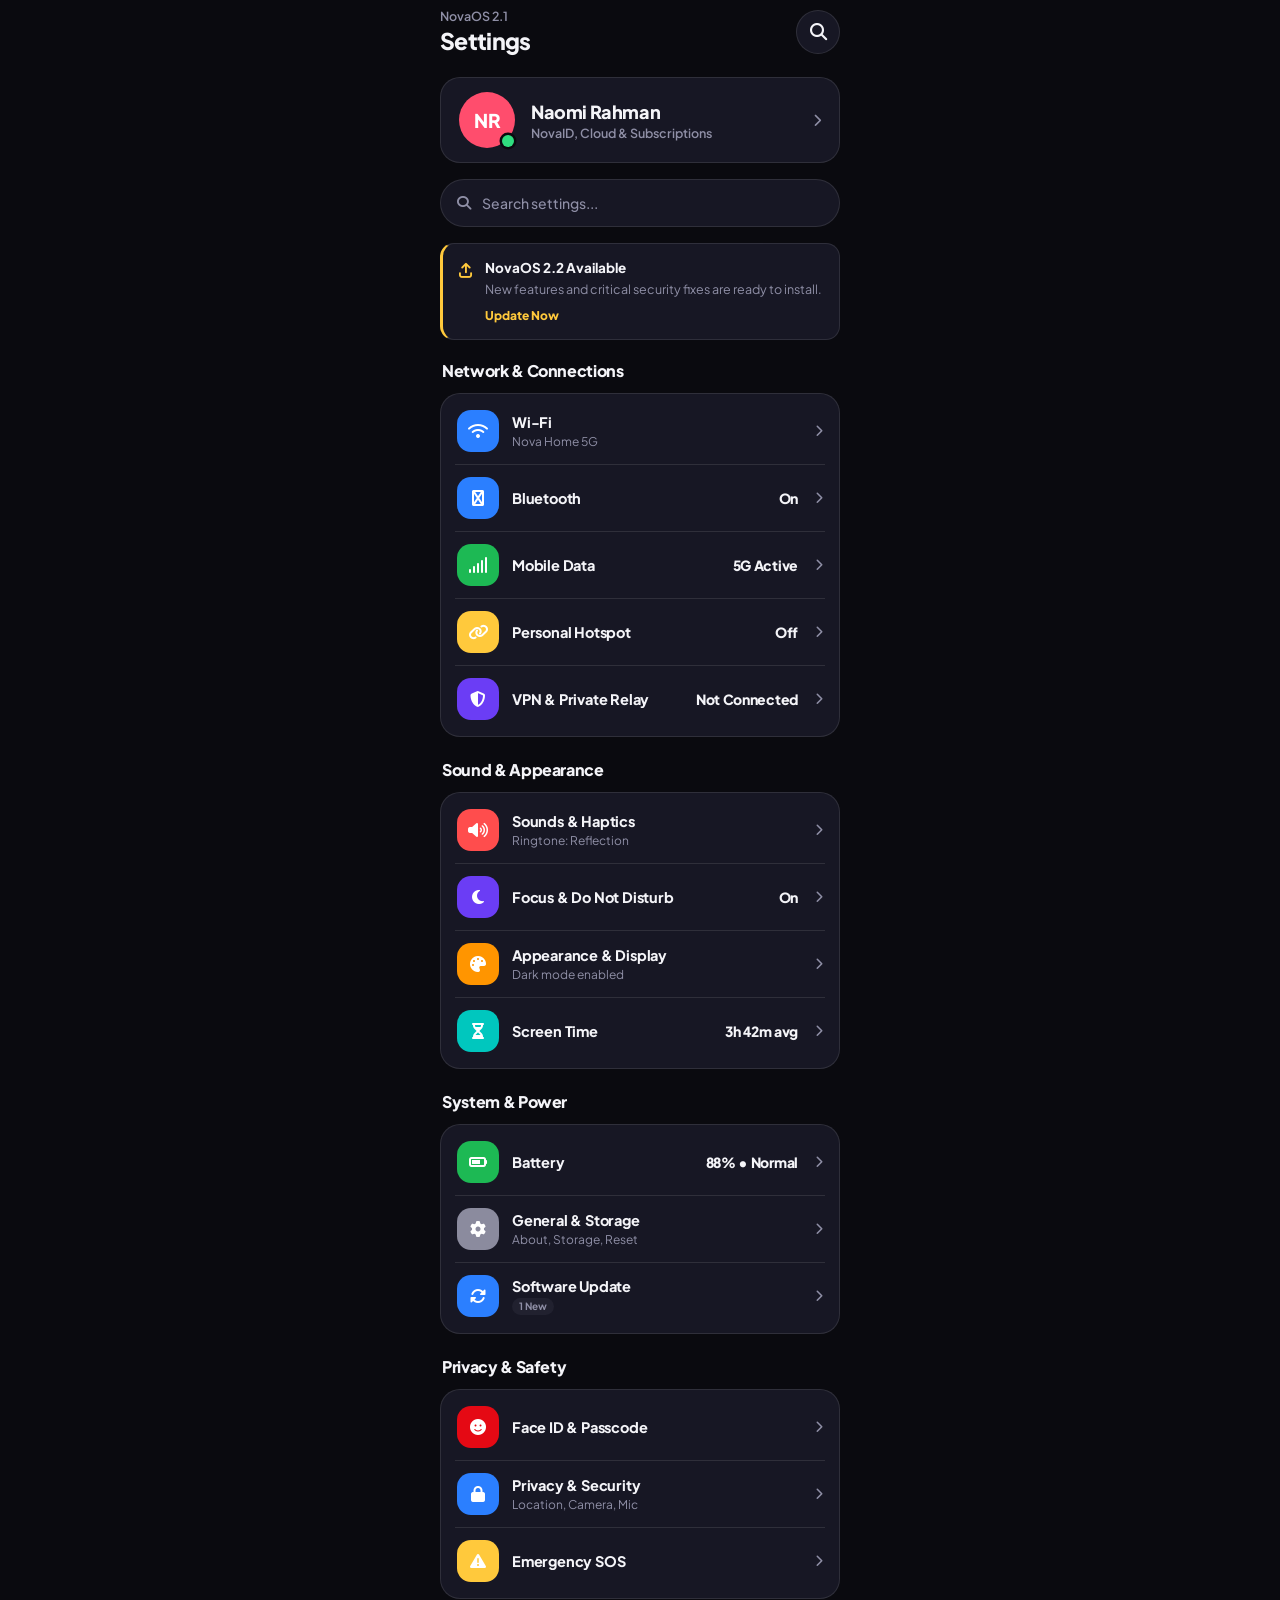
<file: files/test.htm>
<!doctype html>
<html lang="en" data-nova-theme="dark" data-nova-mode="dark">
<head>
<meta charset="utf-8">
<meta name="viewport" content="width=device-width,initial-scale=1,viewport-fit=cover">
<meta name="theme-color" content="#0a0a0f">
<title>NovaOS Settings</title>

<link rel="preconnect" href="https://fonts.googleapis.com">
<link rel="preconnect" href="https://fonts.gstatic.com" crossorigin>
<link href="https://fonts.googleapis.com/css2?family=Plus+Jakarta+Sans:wght@500;600;700;800&display=swap" rel="stylesheet">
<link rel="stylesheet" href="https://cdnjs.cloudflare.com/ajax/libs/font-awesome/6.5.2/css/all.min.css">

<link rel="stylesheet" href="nova-ui.css"><!--NOVA_CSS-->

<style id="app-css">
  body {
    padding-bottom: 30px;
  }
  .view { display:none; }
  .view.is-active { display:block; animation:view-in .3s var(--nova-ease) both; }
  @keyframes view-in { from { opacity:0; transform:translateX(16px); } to { opacity:1; transform:none; } }

  .profile-card {
    display: flex;
    align-items: center;
    gap: 16px;
    padding: 14px 18px;
    background: var(--nova-surface);
    border: 1px solid var(--nova-line);
    border-radius: 20px;
    margin-bottom: 16px;
    cursor: pointer;
    transition: background .2s ease;
  }
  .profile-card:active {
    background: var(--nova-surface-2);
  }
  .profile-card .info {
    flex: 1;
  }
  .profile-card .info h2 {
    margin: 0 0 2px;
    font-size: 18px;
    font-weight: 800;
    letter-spacing: -.4px;
  }
  .profile-card .info p {
    margin: 0;
    font-size: 12.5px;
    font-weight: 600;
    color: var(--nova-muted);
  }

  .swatch { display:flex; gap:8px; flex-wrap:wrap; }
</style>
</head>

<body>

<!-- ===================== 1. MAIN SETTINGS HOME ===================== -->
<main class="nova-screen view is-active" id="view-main">
  <nova-appbar title="Settings" subtitle="NovaOS 2.1">
    <nova-icon-button icon="magnifying-glass" label="Search" id="quick-search-btn"></nova-icon-button>
  </nova-appbar>

  <!-- User Account Banner -->
  <div class="profile-card" id="profile-row">
    <nova-avatar name="Naomi Rahman" size="56" status="online"></nova-avatar>
    <div class="info">
      <h2>Naomi Rahman</h2>
      <p>NovaID, Cloud & Subscriptions</p>
    </div>
    <i class="fa-solid fa-chevron-right" style="color:var(--nova-muted); font-size:13px;"></i>
  </div>

  <nova-search placeholder="Search settings..." id="main-search"></nova-search>
  <div style="height:16px"></div>

  <!-- Software Update Alert Banner -->
  <nova-banner tone="warn" icon="arrow-up-from-bracket" title="NovaOS 2.2 Available"
    body="New features and critical security fixes are ready to install." action="Update Now"
    id="update-banner"></nova-banner>

  <!-- Connectivity Group -->
  <nova-section title="Network & Connections" style="margin-top:20px">
    <nova-list>
      <nova-row color="#2b7fff" icon="wifi" title="Wi-Fi" subtitle="Nova Home 5G" chevron id="row-wifi"></nova-row>
      <nova-row color="#2b7fff" icon="bluetooth-b" title="Bluetooth" value="On" chevron id="row-bt"></nova-row>
      <nova-row color="#1db954" icon="signal" title="Mobile Data" value="5G Active" chevron id="row-cellular"></nova-row>
      <nova-row color="#ffc93c" icon="link" title="Personal Hotspot" value="Off" chevron id="row-hotspot"></nova-row>
      <nova-row color="#6b3df5" icon="shield-halved" title="VPN & Private Relay" value="Not Connected" chevron id="row-vpn"></nova-row>
    </nova-list>
  </nova-section>

  <!-- Sound, Display & Customisation -->
  <nova-section title="Sound & Appearance" style="margin-top:22px">
    <nova-list>
      <nova-row color="#ff4d4d" icon="volume-high" title="Sounds & Haptics" subtitle="Ringtone: Reflection" chevron id="row-sounds"></nova-row>
      <nova-row color="#6b3df5" icon="moon" title="Focus & Do Not Disturb" value="On" chevron id="row-focus"></nova-row>
      <nova-row color="#ff9500" icon="palette" title="Appearance & Display" subtitle="Dark mode enabled" chevron id="row-appearance"></nova-row>
      <nova-row color="#00c7be" icon="hourglass-half" title="Screen Time" value="3h 42m avg" chevron id="row-screentime"></nova-row>
    </nova-list>
  </nova-section>

  <!-- Device & System -->
  <nova-section title="System & Power" style="margin-top:22px">
    <nova-list>
      <nova-row color="#1db954" icon="battery-three-quarters" title="Battery" value="88% • Normal" chevron id="row-battery"></nova-row>
      <nova-row color="#8b8b9e" icon="gear" title="General & Storage" subtitle="About, Storage, Reset" chevron id="row-general"></nova-row>
      <nova-row color="#2b7fff" icon="rotate" title="Software Update" tag="1 New" chevron id="row-update"></nova-row>
    </nova-list>
  </nova-section>

  <!-- Security & Privacy -->
  <nova-section title="Privacy & Safety" style="margin-top:22px">
    <nova-list>
      <nova-row color="#e50914" icon="face-smile" title="Face ID & Passcode" chevron id="row-faceid"></nova-row>
      <nova-row color="#2b7fff" icon="lock" title="Privacy & Security" subtitle="Location, Camera, Mic" chevron id="row-privacy"></nova-row>
      <nova-row color="#ffc93c" icon="triangle-exclamation" title="Emergency SOS" chevron id="row-sos"></nova-row>
    </nova-list>
  </nova-section>
</main>


<!-- ===================== 2. WI-FI DETAIL VIEW ===================== -->
<main class="nova-screen view" id="view-wifi">
  <nova-appbar title="Wi-Fi" subtitle="Wireless Connectivity">
    <nova-icon-button icon="arrow-left" label="Back" class="back-btn"></nova-icon-button>
  </nova-appbar>

  <nova-card pad>
    <nova-switch label="Wi-Fi" sublabel="Search and connect to networks" id="wifi-main-toggle" checked></nova-switch>
  </nova-card>

  <div id="wifi-content">
    <nova-section title="Connected Network" style="margin-top:20px">
      <nova-list>
        <nova-row color="#2b7fff" icon="wifi" title="Nova Home 5G" subtitle="Security: WPA3 • Signal: Strong" chevron id="wifi-connected-item"></nova-row>
      </nova-list>
    </nova-section>

    <nova-section title="Available Networks" style="margin-top:22px">
      <nova-list>
        <nova-row icon="lock" title="Office Corporate 5GHz" subtitle="Secured" chevron></nova-row>
        <nova-row icon="lock" title="Studio Guest Wi-Fi" subtitle="Secured" chevron></nova-row>
        <nova-row icon="unlock" title="Starbucks Free Wi-Fi" subtitle="Open network" chevron></nova-row>
        <nova-row icon="lock" title="Neighbourhood Mesh" subtitle="Secured" chevron></nova-row>
      </nova-list>
    </nova-section>

    <nova-section title="Preferences" style="margin-top:22px">
      <nova-list>
        <nova-switch label="Auto-Join Hotspots" sublabel="Connect automatically when Wi-Fi unavailable" checked></nova-switch>
        <nova-switch label="Ask to Join Networks" sublabel="Notify when open networks are nearby" checked></nova-switch>
      </nova-list>
    </nova-section>
  </div>
</main>


<!-- ===================== 3. BLUETOOTH DETAIL VIEW ===================== -->
<main class="nova-screen view" id="view-bluetooth">
  <nova-appbar title="Bluetooth" subtitle="Paired Devices">
    <nova-icon-button icon="arrow-left" label="Back" class="back-btn"></nova-icon-button>
  </nova-appbar>

  <nova-card pad>
    <nova-switch label="Bluetooth" sublabel="Discoverable as Naomi's NovaPhone" id="bt-main-toggle" checked></nova-switch>
  </nova-card>

  <div id="bt-content">
    <nova-section title="My Devices" style="margin-top:20px">
      <nova-list>
        <nova-row icon="headphones" color="#6b3df5" title="NovaPods Max" value="Connected" chevron id="bt-item-pods"></nova-row>
        <nova-row icon="car" color="#2b7fff" title="BMW iX Audio" value="Not Connected" chevron></nova-row>
        <nova-row icon="keyboard" color="#8b8b9e" title="Magic Keyboard" value="Not Connected" chevron></nova-row>
        <nova-row icon="watch" color="#1db954" title="Nova Watch Series 3" value="Connected" chevron></nova-row>
      </nova-list>
    </nova-section>

    <nova-section title="Other Devices" style="margin-top:22px">
      <nova-card pad style="display:flex; align-items:center; gap:12px">
        <i class="fa-solid fa-spinner fa-spin" style="color:var(--nova-accent)"></i>
        <span style="font-size:13.5px; font-weight:600; color:var(--nova-muted)">Searching for nearby bluetooth accessories...</span>
      </nova-card>
    </nova-section>
  </div>
</main>


<!-- ===================== 4. SOUNDS & HAPTICS VIEW ===================== -->
<main class="nova-screen view" id="view-sounds">
  <nova-appbar title="Sounds & Haptics" subtitle="Audio & Feedback Settings">
    <nova-icon-button icon="arrow-left" label="Back" class="back-btn"></nova-icon-button>
  </nova-appbar>

  <nova-card pad>
    <nova-slider min="0" max="100" value="75" label="Media & Alert Volume" icon="volume-high" id="volume-slider"></nova-slider>
    <div style="height:18px"></div>
    <nova-slider min="0" max="100" value="60" label="Ringtone & Alarm Volume" icon="bell"></nova-slider>
  </nova-card>

  <nova-section title="Ringtones & Sounds" style="margin-top:22px">
    <nova-list>
      <nova-row title="Ringtone" value="Reflection" chevron id="row-ringtone"></nova-row>
      <nova-row title="Text Tone" value="Chime" chevron></nova-row>
      <nova-row title="New Voicemail" value="Pulse" chevron></nova-row>
      <nova-row title="New Mail" value="Ding" chevron></nova-row>
    </nova-list>
  </nova-section>

  <nova-section title="System Haptics" style="margin-top:22px">
    <nova-list>
      <nova-switch label="System Touch Feedback" sublabel="Vibrate on buttons and gestures" checked></nova-switch>
      <nova-switch label="Keyboard Haptics" sublabel="Tactile vibration while typing" checked></nova-switch>
      <nova-switch label="Lock Sound" sublabel="Play audio when locking screen" checked></nova-switch>
    </nova-list>
  </nova-section>
</main>


<!-- ===================== 5. APPEARANCE & DISPLAY VIEW ===================== -->
<main class="nova-screen view" id="view-appearance">
  <nova-appbar title="Appearance" subtitle="Theme & Display">
    <nova-icon-button icon="arrow-left" label="Back" class="back-btn"></nova-icon-button>
  </nova-appbar>

  <nova-section title="Theme Mode">
    <nova-card pad>
      <nova-segmented id="theme-seg" items="Light,Auto,Dark" value="Dark"></nova-segmented>
    </nova-card>
  </nova-section>

  <nova-section title="Accent Color" style="margin-top:22px">
    <nova-card pad>
      <div class="swatch">
        <nova-chip label="Violet" icon="circle" active></nova-chip>
        <nova-chip label="Ocean Blue" icon="circle"></nova-chip>
        <nova-chip label="Emerald" icon="circle"></nova-chip>
        <nova-chip label="Sunset Gold" icon="circle"></nova-chip>
      </div>
    </nova-card>
  </nova-section>

  <nova-section title="Display & Brightness" style="margin-top:22px">
    <nova-card pad>
      <nova-slider min="0" max="100" step="1" value="70" label="Screen Brightness" icon="sun"></nova-slider>
      <div style="height:18px"></div>
      <nova-switch label="True Tone" sublabel="Adapt screen color to ambient light" checked></nova-switch>
      <div style="height:10px"></div>
      <nova-switch label="Auto-Lock" sublabel="3 Minutes"></nova-switch>
    </nova-card>
  </nova-section>

  <nova-section title="Text & Scale" style="margin-top:22px">
    <nova-card pad>
      <nova-stepper label="Dynamic Text Size" value="3" min="1" max="6"></nova-stepper>
      <div style="height:14px"></div>
      <nova-checkbox label="Bold Text Rendering" checked></nova-checkbox>
    </nova-card>
  </nova-section>
</main>


<!-- ===================== 6. BATTERY DETAIL VIEW ===================== -->
<main class="nova-screen view" id="view-battery">
  <nova-appbar title="Battery" subtitle="Power & Health">
    <nova-icon-button icon="arrow-left" label="Back" class="back-btn"></nova-icon-button>
  </nova-appbar>

  <nova-card pad>
    <div style="display:flex; justify-content:space-between; align-items:center;">
      <div>
        <div style="font-size:13px; font-weight:700; color:var(--nova-muted)">CURRENT LEVEL</div>
        <div style="font-size:36px; font-weight:800; letter-spacing:-1px; margin-top:2px;">88%</div>
      </div>
      <nova-badge value="Normal Health" tone="pos" icon="check"></nova-badge>
    </div>
    <div style="height:16px"></div>
    <nova-switch label="Low Power Mode" sublabel="Reduces background activity to save power" id="low-power-toggle"></nova-switch>
    <div style="height:10px"></div>
    <nova-switch label="Battery Percentage" sublabel="Show percentage in status bar" checked></nova-switch>
  </nova-card>

  <nova-section title="Battery Usage (Last 24 Hours)" style="margin-top:22px">
    <nova-sparkbars id="battery-chart" title="Hourly consumption" data="12,18,8,24,40,32,15,6" labels="12am,3am,6am,9am,12pm,3pm,6pm,9pm"></nova-sparkbars>
  </nova-section>

  <nova-section title="Battery Health" style="margin-top:22px">
    <nova-card pad>
      <nova-gauge value="98" label="Maximum Capacity" sublabel="Peak performance capability"></nova-gauge>
    </nova-card>
  </nova-section>
</main>


<!-- ===================== 7. GENERAL & STORAGE VIEW ===================== -->
<main class="nova-screen view" id="view-general">
  <nova-appbar title="General & Storage" subtitle="Device Management">
    <nova-icon-button icon="arrow-left" label="Back" class="back-btn"></nova-icon-button>
  </nova-appbar>

  <nova-section title="About Device">
    <nova-list>
      <nova-row title="Device Name" value="Naomi's NovaPhone" chevron id="row-devname"></nova-row>
      <nova-row title="Model Name" value="NovaPhone 14 Pro Max" chevron></nova-row>
      <nova-row title="Software Version" value="NovaOS 2.1 ( Build 20F83 )" chevron></nova-row>
      <nova-row title="Serial Number" value="NV-884920-X9" chevron></nova-row>
    </nova-list>
  </nova-section>

  <nova-section title="Storage Allocation" style="margin-top:22px">
    <nova-card pad>
      <nova-progress value="65" label="Internal Storage" hint="166.4 GB / 256 GB"></nova-progress>
      <div style="height:16px"></div>
      <nova-progress value="28" label="System Data & OS" hint="32.8 GB"></nova-progress>
      <div style="height:16px"></div>
      <nova-progress value="18" label="Media & Photos" hint="24.1 GB"></nova-progress>
    </nova-card>
  </nova-section>

  <nova-section title="Device Control" style="margin-top:22px">
    <nova-list>
      <nova-row color="#ff4d4d" icon="power-off" title="Shut Down Device" chevron id="btn-shutdown"></nova-row>
      <nova-row color="#ffc93c" icon="rotate-left" title="Transfer or Reset NovaPhone" chevron id="btn-reset"></nova-row>
    </nova-list>
  </nova-section>
</main>


<!-- ===================== 8. SOFTWARE UPDATE VIEW ===================== -->
<main class="nova-screen view" id="view-update">
  <nova-appbar title="Software Update" subtitle="NovaOS Updates">
    <nova-icon-button icon="arrow-left" label="Back" class="back-btn"></nova-icon-button>
  </nova-appbar>

  <nova-card pad>
    <div style="display:flex; align-items:center; justify-content:space-between;">
      <div>
        <div style="font-size:20px; font-weight:800; letter-spacing:-.5px">NovaOS 2.2</div>
        <div style="font-size:12px; font-weight:700; color:var(--nova-muted); margin-top:2px">Release Build • 412 MB</div>
      </div>
      <nova-badge value="Ready" tone="pos" icon="circle-check"></nova-badge>
    </div>

    <div style="height:16px"></div>
    <p style="font-size:13px; line-height:1.6; color:var(--nova-muted); margin:0;">
      This update brings support for custom widget scaling, dynamic audio haptics, improved battery optimization, and essential security updates.
    </p>

    <div style="height:20px"></div>
    <nova-button variant="primary" block icon="arrow-down-to-line" id="btn-install-update">Download & Install Now</nova-button>
  </nova-card>

  <nova-section title="Automatic Updates" style="margin-top:22px">
    <nova-list>
      <nova-switch label="Download NovaOS Updates" sublabel="Over Wi-Fi automatically" checked></nova-switch>
      <nova-switch label="Install System Responses" sublabel="Apply security patches without restart" checked></nova-switch>
    </nova-list>
  </nova-section>
</main>


<!-- Load Component Scripts -->
<script src="nova-ui.js"></script><!--NOVA_JS-->
<script src="nova-components.js"></script><!--NOVA_COMPONENTS-->

<script id="app-js">
/* =========================================================
   SETTINGS APPLICATION LOGIC
   ========================================================= */

const $ = (sel, ctx = document) => ctx.querySelector(sel);
const on = (sel, evt, fn) => { const el = $(sel); el && el.addEventListener(evt, fn); };

// Navigation Helper function (push / back view switching)
function goToView(targetId) {
  document.querySelectorAll('.view').forEach(v => v.classList.remove('is-active'));
  const target = document.getElementById(targetId);
  if (target) {
    target.classList.add('is-active');
    window.scrollTo({ top: 0, behavior: 'smooth' });
  }
}

/* ---------- 1. BACK BUTTON HANDLERS ---------- */
document.querySelectorAll('.back-btn').forEach(btn => {
  btn.addEventListener('nova-tap', () => goToView('view-main'));
  btn.addEventListener('click', () => goToView('view-main'));
});

/* ---------- 2. MAIN MENU ROUTING ---------- */
on('#profile-row', 'click', () => {
  NovaUI.sheet({
    title: 'NovaID Account', subtitle: 'Naomi Rahman (naomi@novaos.io)',
    html: `
      <nova-list>
        <nova-row icon="cloud" color="#2b7fff" title="NovaCloud Storage" subtitle="182 GB of 200 GB Used" chevron></nova-row>
        <nova-row icon="credit-card" color="#6b3df5" title="Payment & Subscriptions" subtitle="2 Active Plans" chevron></nova-row>
        <nova-row icon="shield-halved" color="#1db954" title="Password & Security" chevron></nova-row>
      </nova-list>
      <div style="height:18px"></div>
      <nova-button variant="danger" block data-close>Sign Out of NovaID</nova-button>`
  });
});

on('#row-wifi', 'nova-tap', () => goToView('view-wifi'));
on('#row-bt', 'nova-tap', () => goToView('view-bluetooth'));
on('#row-sounds', 'nova-tap', () => goToView('view-sounds'));
on('#row-appearance', 'nova-tap', () => goToView('view-appearance'));
on('#row-battery', 'nova-tap', () => goToView('view-battery'));
on('#row-general', 'nova-tap', () => goToView('view-general'));
on('#row-update', 'nova-tap', () => goToView('view-update'));

// Quick Action Sheets for items without dedicated view pages
on('#row-cellular', 'nova-tap', () => {
  NovaUI.sheet({
    title: 'Mobile Data Settings', subtitle: 'Primary SIM (eSIM)',
    html: `
      <nova-list>
        <nova-switch label="Mobile Data" checked></nova-switch>
        <nova-switch label="Data Roaming"></nova-switch>
        <nova-row title="Voice & Data" value="5G Auto" chevron></nova-row>
      </nova-list>
      <div style="height:16px"></div>
      <nova-button variant="primary" block data-close>Done</nova-button>`
  });
});

on('#row-hotspot', 'nova-tap', () => {
  NovaUI.sheet({
    title: 'Personal Hotspot', subtitle: 'Share Wi-Fi internet connection',
    html: `
      <nova-list>
        <nova-switch label="Allow Others to Join"></nova-switch>
        <nova-row title="Wi-Fi Password" value="••••••••" chevron></nova-row>
      </nova-list>
      <div style="height:16px"></div>
      <nova-button variant="primary" block data-close>Done</nova-button>`
  });
});

on('#row-vpn', 'nova-tap', () => {
  NovaUI.toast('No active VPN configurations installed', { tone: 'info' });
});

on('#row-focus', 'nova-tap', () => {
  NovaUI.sheet({
    title: 'Focus Modes', subtitle: 'Silence notifications and calls',
    html: `
      <nova-list>
        <nova-switch label="Do Not Disturb" icon="moon" checked></nova-switch>
        <nova-switch label="Work Focus" icon="briefcase"></nova-switch>
        <nova-switch label="Sleep Focus" icon="bed"></nova-switch>
      </nova-list>
      <div style="height:16px"></div>
      <nova-button variant="primary" block data-close>Done</nova-button>`
  });
});

on('#row-faceid', 'nova-tap', async () => {
  const ok = await NovaUI.dialog({
    title: 'Enter Passcode',
    body: 'Passcode verification is required to access Face ID & Security parameters.',
    icon: 'lock', confirm: 'Authenticate', cancel: 'Cancel'
  });
  if (ok) NovaUI.toast('Authentication successful', { tone: 'success' });
});

on('#update-banner', 'nova-action', () => goToView('view-update'));

/* ---------- 3. SUB-VIEW INTERACTIONS ---------- */
// Wi-Fi Toggle
on('#wifi-main-toggle', 'nova-change', e => {
  const isOn = e.detail.checked;
  $('#wifi-content').style.display = isOn ? 'block' : 'none';
  NovaUI.toast('Wi-Fi ' + (isOn ? 'enabled' : 'disabled'));
});

on('#wifi-connected-item', 'nova-tap', () => {
  NovaUI.sheet({
    title: 'Nova Home 5G', subtitle: 'Connected • 192.168.1.104',
    html: `
      <nova-list>
        <nova-switch label="Auto-Join Network" checked></nova-switch>
        <nova-switch label="Low Data Mode"></nova-switch>
        <nova-switch label="Limit IP Address Tracking" checked></nova-switch>
      </nova-list>
      <div style="height:18px"></div>
      <nova-button variant="danger" block data-close icon="link-slash">Forget This Network</nova-button>`
  });
});

// Bluetooth Toggle
on('#bt-main-toggle', 'nova-change', e => {
  const isOn = e.detail.checked;
  $('#bt-content').style.display = isOn ? 'block' : 'none';
  NovaUI.toast('Bluetooth ' + (isOn ? 'turned on' : 'turned off'));
});

// Theme Selector
on('#theme-seg', 'nova-change', e => {
  const mode = e.detail.value.toLowerCase();
  const resolved = NovaUI.theme.set(mode);
  document.querySelector('meta[name="theme-color"]')
    .setAttribute('content', resolved === 'light' ? '#eef0f4' : '#0a0a0f');
  NovaUI.toast('Theme set to ' + e.detail.value, { tone: 'success' });
});

// Low Power Mode Toggle
on('#low-power-toggle', 'nova-change', e => {
  const active = e.detail.checked;
  NovaUI.toast(active ? 'Low Power Mode Activated' : 'Low Power Mode Deactivated', {
    tone: active ? 'warn' : 'info'
  });
});

// Software Update Action
on('#btn-install-update', 'nova-tap', () => {
  NovaUI.loading('Downloading NovaOS 2.2...');
  setTimeout(() => {
    NovaUI.loading(false);
    NovaUI.toast('Download complete. Installation will begin shortly.', { tone: 'success' });
  }, 2200);
});

// Device Reset Dialog
on('#btn-reset', 'nova-tap', async () => {
  const ok = await NovaUI.dialog({
    title: 'Erase All Content and Settings?',
    body: 'This will factory reset your NovaPhone. All data, photos, accounts, and media will be permanently deleted.',
    icon: 'trash', confirm: 'Erase Phone', cancel: 'Cancel', tone: 'danger'
  });
  if (ok) NovaUI.toast('Reset process initiated...', { tone: 'warn' });
});

// Shut down dialog
on('#btn-shutdown', 'nova-tap', async () => {
  const ok = await NovaUI.dialog({
    title: 'Power Off Device?',
    body: 'Slide to power off your NovaPhone.',
    icon: 'power-off', confirm: 'Power Off', cancel: 'Cancel', tone: 'danger'
  });
  if (ok) NovaUI.loading('Shutting down...');
});

// Search input toast
on('#main-search', 'nova-search', e => {
  if (e.detail.query.length > 0) NovaUI.toast('Searching settings for "' + e.detail.query + '"');
});
</script>
</body>
</html>
</file>
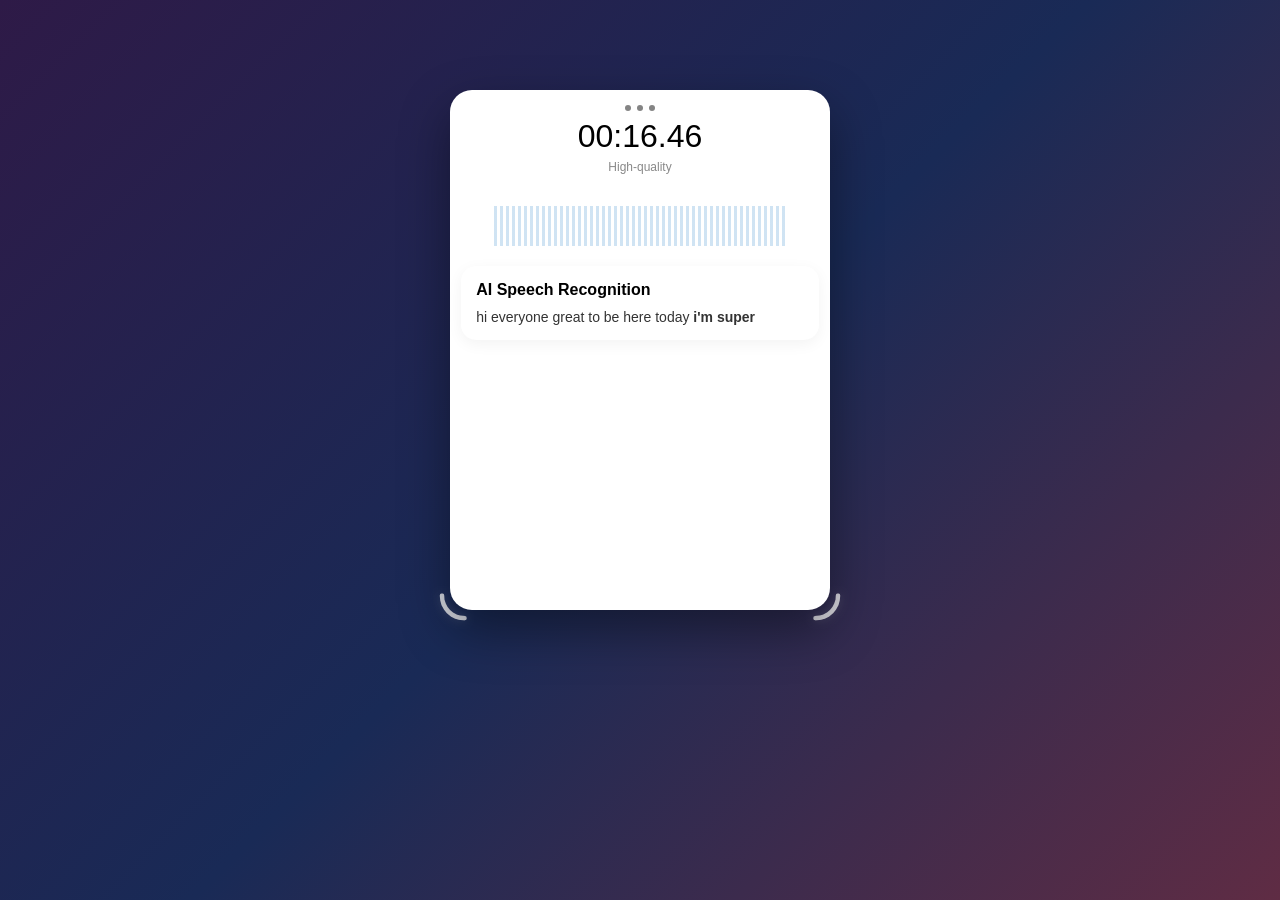
<file: public/mindow.htm>
<!DOCTYPE html>
<html lang="en">
<head>
    <meta charset="UTF-8">
    <meta name="viewport" content="width=device-width, initial-scale=1.0">
    <title>Advanced Iframe Widget</title>
    <style>
        body {
            margin: 0;
            padding: 0;
            height: 100vh;
            background: linear-gradient(135deg, #2e1a47, #192a56, #5f2c44);
            overflow: hidden;
            font-family: 'Segoe UI', Tahoma, Geneva, Verdana, sans-serif;
        }

        /* The invisible wrapper that holds everything including external handles */
        .widget-wrapper {
            position: absolute;
            top: 10vh;
            left: 50vw;
            transform: translateX(-50%);
            width: 380px;
            height: 520px;
            display: flex;
            flex-direction: column;
            isolation: isolate;
            user-select: none;
        }

        /* The actual visible window */
        .widget-box {
            position: relative;
            width: 100%;
            height: 100%;
            background-color: #fff;
            border-radius: 22px;
            box-shadow: 0 20px 50px rgba(0, 0, 0, 0.4);
            overflow: hidden;
            z-index: 2;
        }

        /* Drag Handle - Transparent over the top of the iframe */
        .drag-handle {
            position: absolute;
            top: 0;
            left: 0;
            width: 100%;
            height: 60px;
            display: flex;
            justify-content: center;
            align-items: flex-start;
            padding-top: 15px;
            gap: 6px;
            cursor: grab;
            z-index: 10;
            background: transparent;
        }

        .drag-handle:active { cursor: grabbing; }

        .dot {
            width: 6px;
            height: 6px;
            background-color: #333;
            border-radius: 50%;
            opacity: 0.6;
        }

        .content-iframe {
            width: 100%;
            height: 100%;
            border: none;
        }

        /* Floating Controls (Show on Double Click) */
        .controls-overlay {
            position: absolute;
            top: -45px;
            right: calc(50% - 42px);
            display: none; /* Hidden by default */
            gap: 10px;
            padding: 8px 15px;
            background: rgba(255, 255, 255, 0.9);
            backdrop-filter: blur(10px);
            border-radius: 20px;
            box-shadow: 0 5px 15px rgba(0,0,0,0.2);
            z-index: 100;
        }

        .control-btn {
            width: 24px;
            height: 24px;
            border-radius: 50%;
            border: none;
            cursor: pointer;
            display: flex;
            align-items: center;
            justify-content: center;
            font-size: 14px;
            font-weight: bold;
            transition: transform 0.2s;
        }

        .control-btn:hover { transform: scale(1.1); }

        .btn-close { background-color: #ff5f57; color: #fff; }
        .btn-min { background-color: #ffbd2e; color: #fff; }

        /* External Resize Handles */
        .resize-handle {
            position: absolute;
            width: 45px;
            height: 45px;
            z-index: 1; /* Sits behind the box but extends outside */
            cursor: pointer;
            filter: drop-shadow(0 0 5px rgba(255,255,255,0.2));
        }

        .resize-left {        
            transform: rotate(-90deg);
            bottom: -25px;
            left: -25px;
            cursor: sw-resize;
        }

        .resize-right {        
            transform: rotate(90deg);
            bottom: -25px;
            right: -25px;
            cursor: se-resize;
        }

        .resize-handle svg {
            width: 100%;
            height: 100%;
            stroke: #fff;
            stroke-width: 4;
            opacity: 0.8;
        }

        /* Utility Class for Dragging State */
        .interacting .content-iframe { pointer-events: none; }
        
        /* Minimized State */
        .minimized { height: 60px !important; }
        .minimized .content-iframe { display: none; }
    </style>
</head>
<body>

    <div class="widget-wrapper" id="widget">
        
        <div class="controls-overlay" id="controls">
            <button class="control-btn btn-min" id="minBtn">−</button>
            <button class="control-btn btn-close" id="closeBtn">×</button>
        </div>

        <div class="widget-box" id="widgetBox">
            <div class="drag-handle" id="dragHandle">
                <div class="dot"></div>
                <div class="dot"></div>
                <div class="dot"></div>
            </div>
            <iframe class="content-iframe" id="myIframe" srcdoc="
                <div style='display:flex; flex-direction:column; align-items:center; justify-content:flex-start; height:100%; padding-top:20px; font-family:sans-serif;'>
                    <h1 style='margin:0; font-weight:400;'>00:16.46</h1>
                    <p style='color:#888; font-size:12px; margin-top:5px;'>High-quality</p>
                    <div style='width:80%; height:40px; margin:20px 0; background:repeating-linear-gradient(90deg, #b0d1eb, #b0d1eb 3px, transparent 3px, transparent 6px); opacity:0.6;'></div>
                    <div style='width:90%; background:#fff; box-shadow:0 4px 15px rgba(0,0,0,0.05); padding:15px; border-radius:15px; text-align:left;'>
                        <h4 style='margin:0 0 10px 0;'>AI Speech Recognition</h4>
                        <p style='margin:0; font-size:14px; color:#333;'>hi everyone great to be here today <b>i'm super</b></p>
                    </div>
                </div>
            "></iframe>
        </div>

        <div class="resize-handle resize-left" id="resizeLeft">
            <svg viewBox="0 0 40 40">
                <path d="M 35 15 A 20 20 0 0 0 15 35" fill="none" stroke-linecap="round"/>
            </svg>
        </div>

        <div class="resize-handle resize-right" id="resizeRight">
            <svg viewBox="0 0 40 40">
                <path d="M 5 15 A 20 20 0 0 1 25 35" fill="none" stroke-linecap="round"/>
            </svg>
        </div>

    </div>

    <script>
        const widget = document.getElementById('widget');
        const widgetBox = document.getElementById('widgetBox');
        const dragHandle = document.getElementById('dragHandle');
        const controls = document.getElementById('controls');
        const resizeLeft = document.getElementById('resizeLeft');
        const resizeRight = document.getElementById('resizeRight');
        const closeBtn = document.getElementById('closeBtn');
        const minBtn = document.getElementById('minBtn');

        let isDragging = false, isResizingLeft = false, isResizingRight = false, resizable = true, draggable = true;
        let startX, startY, startW, startH, startL, startT;

        if(resizable) {
            resizeLeft.style.display = 'block';
            resizeRight.style.display = 'block';
        } else {
            resizeLeft.style.display = 'none';
            resizeRight.style.display = 'none';
        }
        if(draggable) {
            dragHandle.style.display = 'flex';
        } else {
            dragHandle.style.display = 'none';
        }

        // Double Click to show controls
        widgetBox.addEventListener('dblclick', () => {
            controls.style.display = (controls.style.display === 'flex') ? 'none' : 'flex';
        });

        // Close functionality
        closeBtn.addEventListener('click', () => widget.remove());

        // Minimize functionality
        minBtn.addEventListener('click', () => {
            widget.classList.toggle('minimized');
            minBtn.textContent = widget.classList.contains('minimized') ? '+' : '−';
        });

        function lockPos() {
            const rect = widget.getBoundingClientRect();
            widget.style.transform = 'none';
            widget.style.left = rect.left + 'px';
            widget.style.top = rect.top + 'px';
        }

        // --- Dragging ---
        dragHandle.addEventListener('mousedown', (e) => {
            lockPos();
            isDragging = true;
            widget.classList.add('interacting');
            startX = e.clientX; startY = e.clientY;
            startL = widget.offsetLeft; startT = widget.offsetTop;
        });

        // --- Resizing ---
        const startResize = (e, type) => {
            lockPos();
            if (type === 'left') isResizingLeft = true;
            else isResizingRight = true;
            widget.classList.add('interacting');
            startX = e.clientX; startY = e.clientY;
            startW = widget.offsetWidth; startH = widget.offsetHeight;
            startL = widget.offsetLeft;
            e.stopPropagation();
        };

        resizeRight.addEventListener('mousedown', (e) => startResize(e, 'right'));
        resizeLeft.addEventListener('mousedown', (e) => startResize(e, 'left'));

        document.addEventListener('mousemove', (e) => {
            if (isDragging) {
                widget.style.left = (startL + (e.clientX - startX)) + 'px';
                widget.style.top = (startT + (e.clientY - startY)) + 'px';
            }
            if (isResizingRight) {
                widget.style.width = Math.max(250, startW + (e.clientX - startX)) + 'px';
                widget.style.height = Math.max(150, startH + (e.clientY - startY)) + 'px';
            }
            if (isResizingLeft) {
                const dx = e.clientX - startX;
                if ((startW - dx) >= 250) {
                    widget.style.left = (startL + dx) + 'px';
                    widget.style.width = (startW - dx) + 'px';
                }
                widget.style.height = Math.max(150, startH + (e.clientY - startY)) + 'px';
            }
        });

        document.addEventListener('mouseup', () => {
            isDragging = isResizingLeft = isResizingRight = false;
            widget.classList.remove('interacting');
        });
    </script>
</body>
</html>
</file>
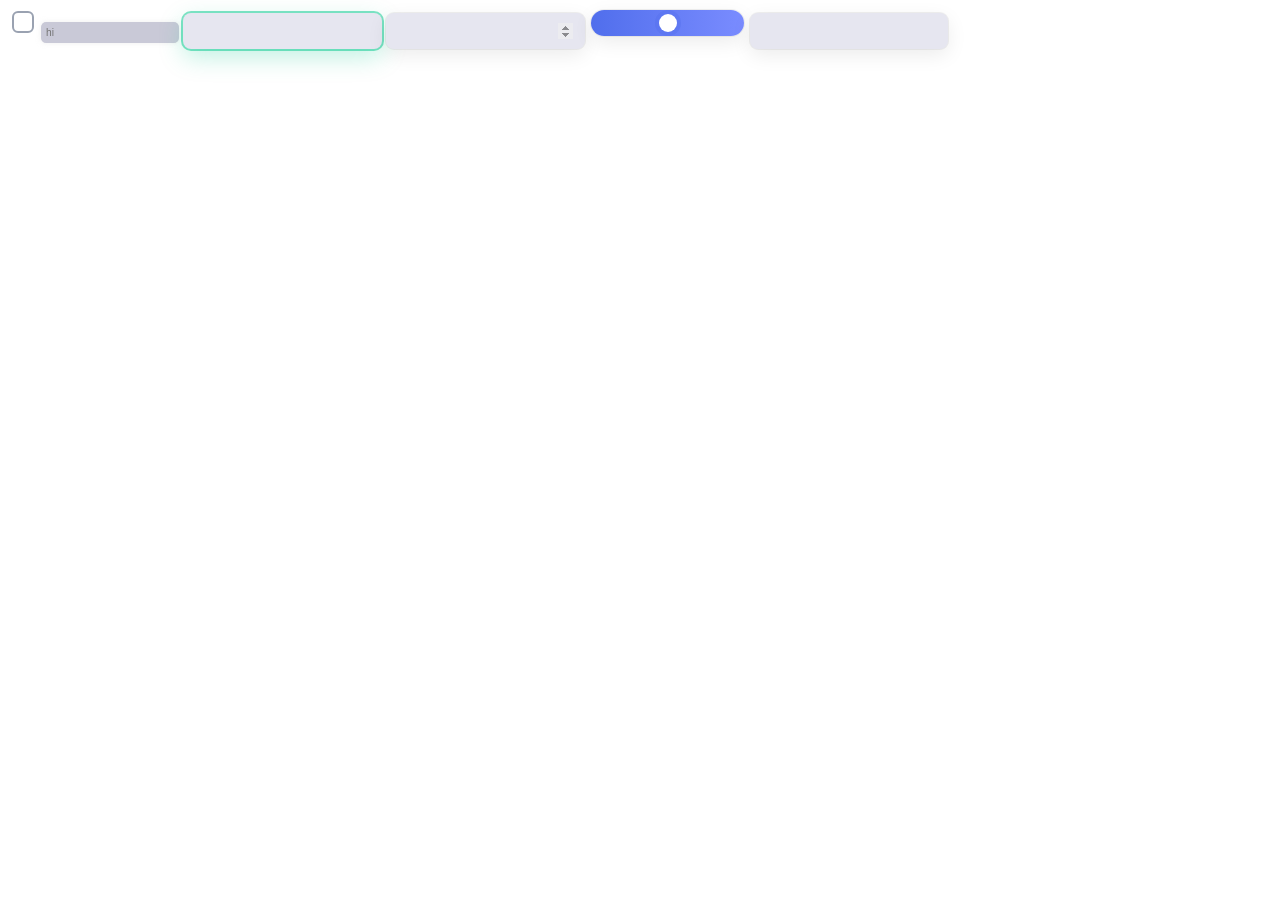
<file: public/apps/test.htm>
<!DOCTYPE html>
<html lang="en">
<head>
    <meta charset="UTF-8">
    <meta name="viewport" content="width=device-width, initial-scale=1.0">
    <title>Document</title>
    <link rel="stylesheet" href="../assets/styles/app/native.css">
</head>
<body>
<input type="checkbox" name="" id="">
<input type="text" name="" id="" placeholder="hi">
<input type="email" name="" id="">
<input type="number" name="" id="">
<input type="range" name="" id="">
<input type="password">
</body>
</html>
</file>
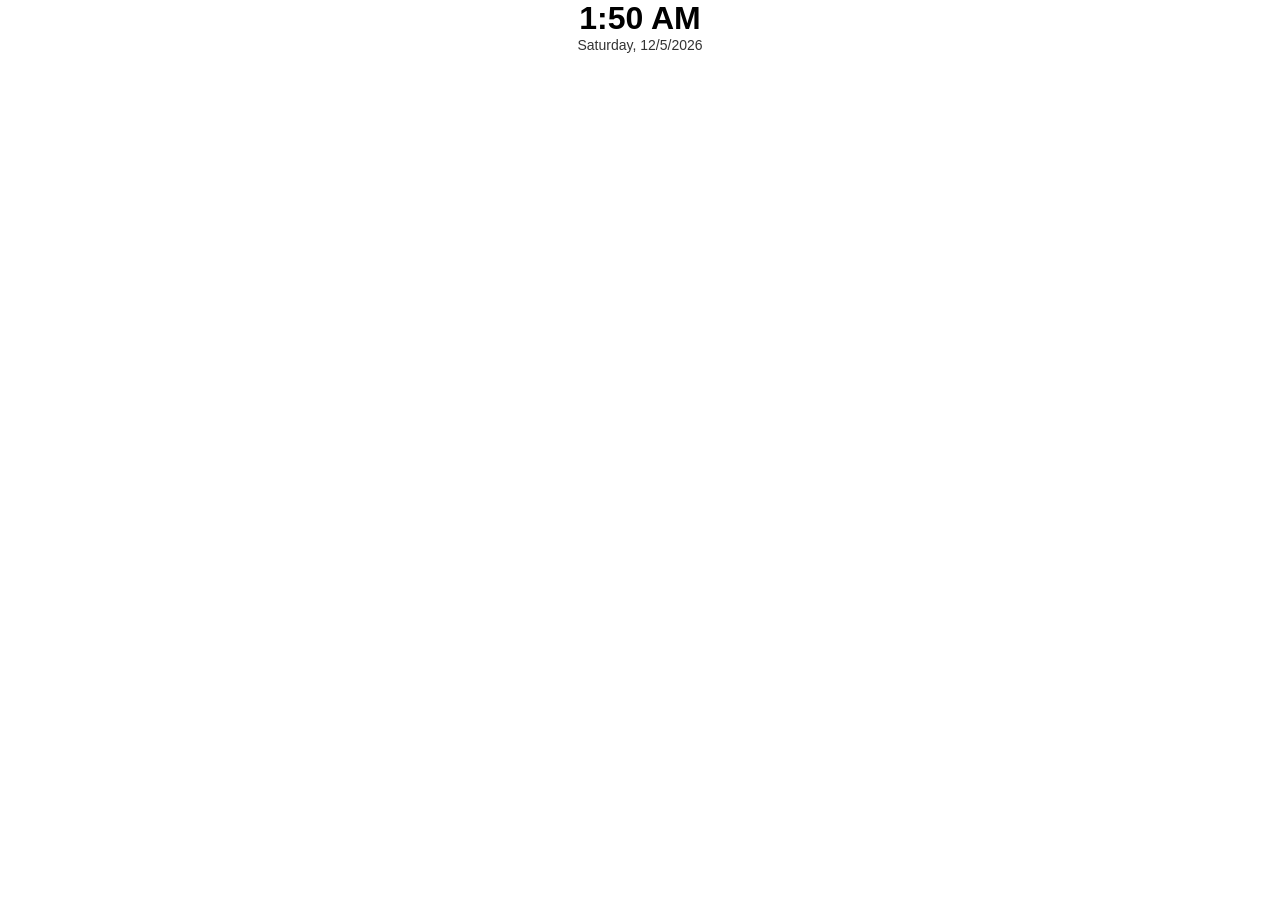
<file: public/widgets/full-clock-widget.htm>
<!DOCTYPE html>
<html lang="en">
<head>
<meta charset="UTF-8">
<title>Simple Clock</title>
<style>
    html, body {
      text-align: center;
      margin: 0;
      padding: 0;
      background: transparent;
      font-family: 'Outfit', -apple-system, BlinkMacSystemFont, 'Segoe UI', sans-serif;
      width: 100%;
      height: 100%;
    }

    .clock div {
        white-space: nowrap;
    }
</style>
</head>
<body>

<div class="clock" id="clock"></div>
<!--button onclick="alert('sup broski')">re</button-->
<script>
    if(window.parent.colorScheme === 'dark') {
        document.getElementById('clock').style.color = 'white';
    } else {
        document.getElementById('clock').style.color = '#000';
    }
function updateClock() {
    const now = new Date();

    const data = {
        Date: now.toLocaleDateString(),
        Day: now.toLocaleDateString(undefined, { weekday: "long" }),
        Hour: now.getHours(),
        Minute: now.getMinutes()
    };

    document.getElementById("clock").innerHTML = `
        <div style="font-size:32px;font-weight:700;">
            ${((h = data.Hour % 12) || 12)}:${String(data.Minute).padStart(2,'0')} ${data.Hour >= 12 ? 'PM' : 'AM'}
        </div>
        <div style="font-size:14px;opacity:0.8;">
            ${data.Day}, ${data.Date}
        </div>
    `;
}

// Initial paint (instant)
updateClock();

// ms until the next exact minute boundary
const now = new Date();
const msToNextMinute =
    (60 - now.getSeconds()) * 1000 - now.getMilliseconds();

// Align to minute, then tick every minute
setTimeout(() => {
    updateClock();
    setInterval(updateClock, 60000);
}, msToNextMinute);

</script>

</body>
</html>
</file>
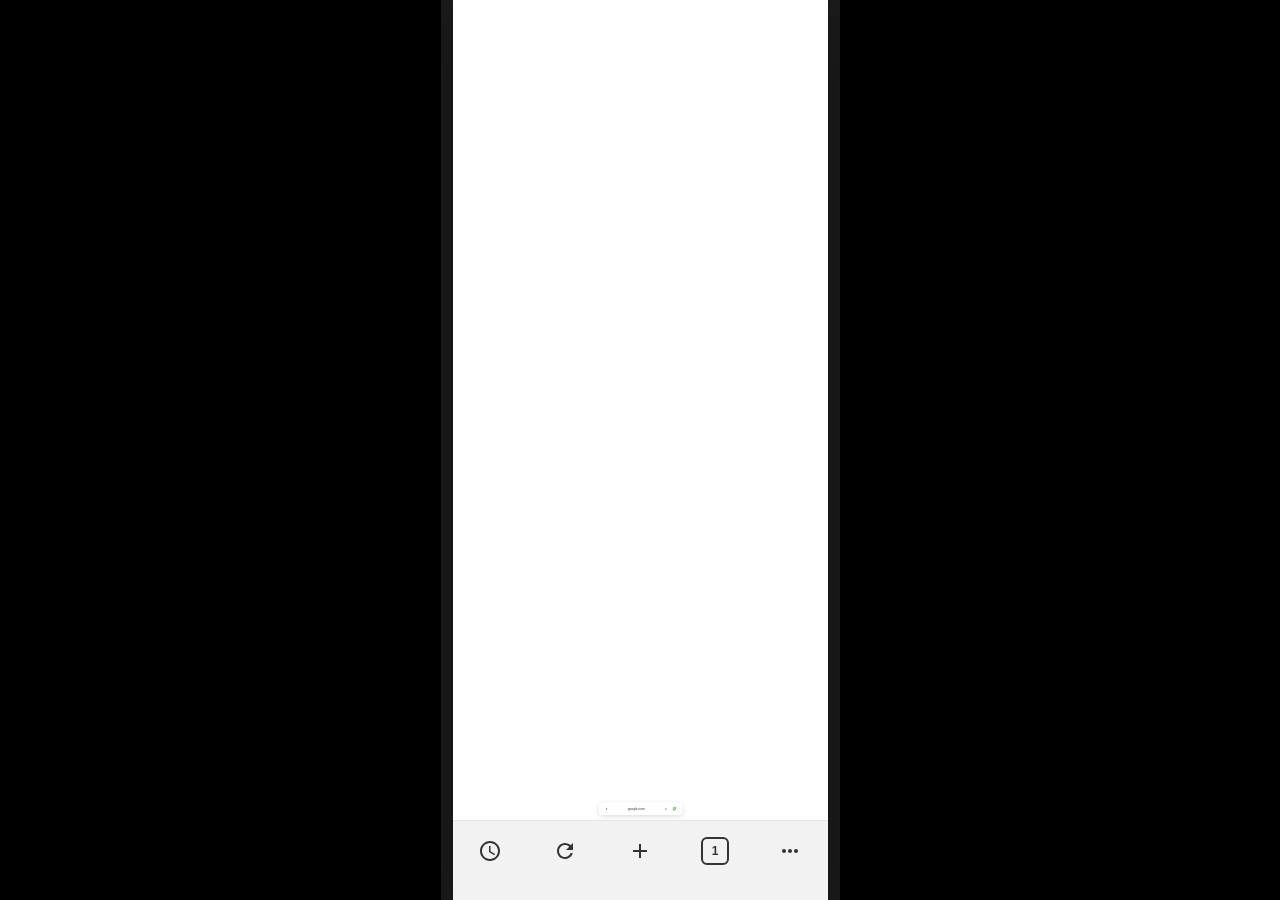
<file: public/apps/browser/browser-app.htm>
<html lang="en"><head>
    <meta charset="UTF-8">
    <meta name="viewport" content="width=device-width, initial-scale=1.0">
    <title>Mobile Browser Experience</title>
    <style>
        :root {
            --app-bg: #000000;
            --phone-border: #1a1a1a;
            --bar-bg: rgba(255, 255, 255, 0.95);
            --accent: #000;
            --text-secondary: #666;
            --shadow: 0 10px 30px rgba(0,0,0,0.15);
            --radius-phone: 40px;
            --radius-ui: 20px;
        }

        body {
            background-color: #000000;
            font-family: -apple-system, BlinkMacSystemFont, "Segoe UI", Roboto, Helvetica, Arial, sans-serif;
            display: flex;
            justify-content: center;
            align-items: center;
            min-height: 100vh;
            margin: 0;
            overflow: hidden;
        }

        /* --- Phone Container --- */
        .phone {
            width: 375px;
            height: 100vh;
            background: rgb(0, 0, 0);
            box-shadow: 0 20px 50px rgba(0,0,0,0.2), 0 0 0 12px var(--phone-border);
            position: relative;
            overflow: hidden;
            display: flex;
            flex-direction: column; /* Stack browser and menu vertically */
        }

        /* --- Main Content Area --- */
        .browser-view {
            flex: 1; /* Fills remaining space above menu */
            position: relative;
            background: #fff;
            transition: transform 0.4s cubic-bezier(0.32, 0.72, 0, 1), 
                        border-radius 0.4s, 
                        opacity 0.3s;
            z-index: 1;
            display: flex;
            flex-direction: column;
            overflow: hidden;
        }

        iframe {
            flex: 1;
            border: none;
            width: 100%;
            height: 100%; /* Fill browser view exactly */
            background: white;
        }

        /* --- Floating Address Bar --- */
.address-bar-container {
    position: absolute;
    bottom: 10px;
    left: 20px;
    right: 20px;
    z-index: 10;

    /* small + lower */
    transform: translateY(5px) scale(0.25);
    transform-origin: bottom center;

    transition:
        transform 0.5s cubic-bezier(0.075, 0.82, 0.165, 1),
        opacity 0.3s;
}

.address-bar-container:hover {
    /* bigger + lifted */
    transform: translateY(0) scale(1);
}


        .address-bar {
            background: white;
            height: 50px;
            border-radius: 15px;
            display: flex;
            align-items: center;
            padding: 0 15px;
            box-shadow: 0 5px 20px rgba(0,0,0,0.15);
            font-size: 14px;
        }

        .address-input {
            flex: 1;
            border: none;
            outline: none;
            text-align: center;
            font-weight: 500;
            color: #333;
            background: transparent;
        }

        .icon-btn {
            background: none;
            border: none;
            cursor: pointer;
            padding: 8px;
            border-radius: 50%;
            display: flex;
            align-items: center;
            justify-content: center;
            transition: background 0.2s;
        }
        .icon-btn:active { background: #f0f0f0; }
        .icon-btn svg { width: 18px; height: 18px; fill: #333; }
        .icon-btn.shield-active svg { fill: #4CAF50; }

        /* --- Ad Blocker Popup --- */
        .adblock-modal {
            position: absolute;
            bottom: 80px; /* Above the address bar */
            left: 20px;
            right: 20px;
            background: white;
            border-radius: 20px;
            padding: 20px;
            box-shadow: 0 15px 40px rgba(0,0,0,0.2);
            z-index: 20;
            transform: translateY(20px);
            opacity: 0;
            pointer-events: none;
            transition: all 0.3s cubic-bezier(0.4, 0, 0.2, 1);
            display: flex;
            flex-direction: column;
            gap: 15px;
        }

        .adblock-modal.active {
            transform: translateY(0);
            opacity: 1;
            pointer-events: all;
        }

        .adblock-header {
            display: flex;
            justify-content: space-between;
            align-items: center;
            font-size: 14px;
            font-weight: 600;
            color: #333;
        }

        .adblock-stat {
            display: flex;
            align-items: center;
            gap: 15px;
            background: #f8f8f8;
            padding: 15px;
            border-radius: 15px;
        }
        
        .power-btn {
            width: 40px;
            height: 40px;
            background: black;
            border-radius: 50%;
            display: flex;
            align-items: center;
            justify-content: center;
            cursor: pointer;
            transition: background 0.3s;
        }
        .power-btn.off { background: #ccc; }
        .power-btn svg { fill: white; width: 20px; height: 20px; }

        .stat-text h3 { margin: 0; font-size: 24px; }
        .stat-text p { margin: 0; font-size: 12px; color: #888; }

        /* --- Tab Switcher View --- */
        .tab-switcher {
            position: absolute;
            top: 0; left: 0; width: 100%; height: 100%;
            background: #f2f2f2;
            z-index: 0;
            padding: 20px;
            box-sizing: border-box;
            opacity: 0;
            transform: scale(0.9);
            transition: all 0.4s;
            overflow-y: auto;
            display: none; /* Hidden by default */
        }

        .phone.tabs-active .browser-view {
            transform: scale(0.8) translateY(-50px);
            opacity: 0;
            pointer-events: none;
        }
        .phone.tabs-active .address-bar-container {
            opacity: 0;
            pointer-events: none;
        }
        .phone.tabs-active .tab-switcher {
            display: block;
            opacity: 1;
            transform: scale(1);
            z-index: 5;
        }

        .tab-grid {
            display: grid;
            grid-template-columns: 1fr 1fr;
            gap: 15px;
            margin-top: 40px;
        }

        .tab-card {
            background: white;
            border-radius: 15px;
            overflow: hidden;
            box-shadow: 0 4px 15px rgba(0,0,0,0.05);
            position: relative;
            aspect-ratio: 0.6;
            cursor: pointer;
            transition: transform 0.2s;
        }
        .tab-card:hover { transform: translateY(-5px); }
        .tab-card.active-tab { border: 2px solid #007AFF; }
        
        .tab-card-header {
            padding: 8px;
            display: flex;
            align-items: center;
            gap: 5px;
            font-size: 10px;
            background: #fafafa;
        }

        .tab-card-preview {
            background: #eee;
            flex: 1;
            height: 100%;
        }

        /* --- Bottom Navigation --- */
        .bottom-nav {
            position: relative; /* Not absolute, so it pushes the iframe up */
            height: 80px;
            width: 100%;
            background: var(--bar-bg);
            backdrop-filter: blur(10px);
            display: flex;
            justify-content: space-around;
            align-items: center;
            padding-bottom: 20px; 
            z-index: 100;
            box-sizing: border-box;
            border-top: 1px solid rgba(0,0,0,0.05);
        }

        .nav-item {
            display: flex;
            flex-direction: column;
            align-items: center;
            justify-content: center;
            width: 50px;
            height: 50px;
            cursor: pointer;
            color: #333;
        }
        .nav-item svg { width: 24px; height: 24px; fill: currentColor; }
        
        .tab-counter {
            width: 24px; height: 24px;
            border: 2px solid currentColor;
            border-radius: 6px;
            display: flex;
            align-items: center;
            justify-content: center;
            font-size: 12px;
            font-weight: 700;
        }

        .tab-search {
            background: #fff;
            padding: 15px;
            border-radius: 30px;
            margin-bottom: 20px;
            display: flex;
            align-items: center;
            gap: 10px;
            box-shadow: 0 2px 10px rgba(0,0,0,0.05);
        }
    </style>
</head>
<body>

    <div class="phone" id="phone">
        
        <div class="browser-view" id="browserView">
            <iframe id="mainFrame" src="https://proxy.qwksearch.com/?url=https://google.com"></iframe>

            <div class="adblock-modal" id="adblockModal">
                <div class="adblock-header">
                    <span id="currentDomainDisplay">google.com</span>
                    <span style="color:#007AFF; cursor:pointer" onclick="toggleAdModal()">Done</span>
                </div>
                <div class="adblock-stat">
                    <div class="power-btn" id="blockerToggle" onclick="toggleBlocker()">
                        <svg viewBox="0 0 24 24"><path d="M13 3h-2v10h2V3zm4.83 2.17l-1.42 1.42C17.99 7.86 19 9.81 19 12c0 3.87-3.13 7-7 7s-7-3.13-7-7c0-2.19 1.01-4.14 2.58-5.42L6.17 5.17C4.23 6.82 3 9.26 3 12c0 4.97 4.03 9 9 9s9-4.03 9-9c0-2.74-1.23-5.18-3.17-6.83z"></path></svg>
                    </div>
                    <div class="stat-text">
                        <h3 id="blockedCount">27</h3>
                        <p>Ads blocked on this site</p>
                    </div>
                </div>
                <div style="font-size:12px; color:#999; text-align:center;">
                    If this site appears broken, try turning off the Ad Filter.
                </div>
            </div>

            <div class="address-bar-container">
                <div class="address-bar">
                    <button class="icon-btn" title="Back" id="backBtn">
                        <svg viewBox="0 0 24 24"><path d="M15.41 7.41L14 6l-6 6 6 6 1.41-1.41L10.83 12z"></path></svg>
                    </button>
                    <input type="url" id="urlInput" class="address-input" value="google.com" onkeydown="handleUrl(event)">
                    <button class="icon-btn" title="Forward" id="forwardBtn">
                        <svg viewBox="0 0 24 24"><path d="M8.59 16.59L10 18l6-6-6-6-1.41 1.41L13.17 12z"></path></svg>
                    </button>
                    <button class="icon-btn shield-active" id="shieldBtn" title="Ad Blocker" onclick="toggleAdModal()">
                        <svg viewBox="0 0 24 24"><path d="M12 1L3 5v6c0 5.55 3.84 10.74 9 12 5.16-1.26 9-6.45 9-12V5l-9-4zm0 10.99h7c-.53 4.12-3.28 7.79-7 8.94V12H5V6.3l7-3.11v8.8z"></path></svg>
                    </button>
                </div>
            </div>
        </div>

        <div class="tab-switcher" id="tabSwitcher">
            <div class="tab-search">
                <svg width="20" height="20" viewBox="0 0 24 24" fill="#999"><path d="M15.5 14h-.79l-.28-.27C15.41 12.59 16 11.11 16 9.5 16 5.91 13.09 3 9.5 3S3 5.91 3 9.5 5.91 16 9.5 16c1.61 0 3.09-.59 4.23-1.57l.27.28v.79l5 4.99L20.49 19l-4.99-5zm-6 0C7.01 14 5 11.99 5 9.5S7.01 5 9.5 5 14 7.01 14 9.5 11.99 14 9.5 14z"></path></svg>
                <span style="color:#999">Search tabs</span>
            </div>
            <div class="tab-grid" id="tabGrid"><div class="tab-card active-tab">
                <div class="tab-card-header">
                    <span style="width:10px; height:10px; background:#4285f4; border-radius:50%; display:inline-block;"></span>
                    <span style="overflow:hidden; text-overflow:ellipsis; white-space:nowrap; flex:1;">Google</span>
                    <div onclick="closeTab(event, 101)">✕</div>
                </div>
                <div class="tab-card-preview"></div>
            </div></div>
        </div>

        <div class="bottom-nav">
            <div class="nav-item">
                <svg viewBox="0 0 24 24"><path d="M11.99 2C6.47 2 2 6.48 2 12s4.47 10 9.99 10C17.52 22 22 17.52 22 12S17.52 2 11.99 2zM12 20c-4.42 0-8-3.58-8-8s3.58-8 8-8 8 3.58 8 8-3.58 8-8 8zm.5-13H11v6l5.25 3.15.75-1.23-4.5-2.67z"></path></svg>
            </div>
            <div class="nav-item" id="refreshBtn">
                <svg viewBox="0 0 24 24"><path d="M17.65 6.35C16.2 4.9 14.21 4 12 4c-4.42 0-7.99 3.58-7.99 8s3.57 8 7.99 8c3.73 0 6.84-2.55 7.73-6h-2.08c-.82 2.33-3.04 4-5.65 4-3.31 0-6-2.69-6-6s2.69-6 6-6c1.66 0 3.14.69 4.22 1.78L13 11h7V4l-2.35 2.35z"></path></svg> 
            </div>
            <div class="nav-item" onclick="addNewTab()">
                <svg viewBox="0 0 24 24"><path d="M19 13h-6v6h-2v-6H5v-2h6V5h2v6h6v2z"></path></svg>
            </div>
            <div class="nav-item" onclick="toggleTabs()">
                <div class="tab-counter" id="tabCountBtn">1</div>
            </div>
            <div class="nav-item">
                <svg viewBox="0 0 24 24"><path d="M6 10c-1.1 0-2 .9-2 2s.9 2 2 2 2-.9 2-2-.9-2-2-2zm12 0c-1.1 0-2 .9-2 2s.9 2 2 2 2-.9 2-2-.9-2-2-2zm-6 0c-1.1 0-2 .9-2 2s.9 2 2 2 2-.9 2-2-.9-2-2-2z"></path></svg>
            </div>
        </div>

    </div>

    <script>
    const PROXY_BASE = "https://proxy.qwksearch.com/?url=https://";

    let tabs = [
        { id: 101, url: 'google.com', title: 'Google', color: '#4285f4', history: ['google.com'], historyIndex: 0 },
    ];
    let activeTabId = 101;
    let isTabMode = false;
    let isBlockerActive = true;

    const phone = document.getElementById('phone');
    const iframe = document.getElementById('mainFrame');
    const urlInput = document.getElementById('urlInput');
    const tabGrid = document.getElementById('tabGrid');
    const tabCountBtn = document.getElementById('tabCountBtn');
    const blockedCount = document.getElementById('blockedCount');
    const shieldBtn = document.getElementById('shieldBtn');
    const adblockModal = document.getElementById('adblockModal');
    const blockerToggle = document.getElementById('blockerToggle');

    document.getElementById('urlInput').addEventListener('keydown', (event) => {
  // 3. Check if the pressed key is the 'Enter' key
  if (event.key === 'Enter') {
    // Prevent the default action, if necessary (e.g., form submission and page refresh)
    // event.preventDefault(); 
    
    // Perform your desired actions here, such as submitting a form or triggering a function
    document.getElementById('iframe').src=PROXY_BASE+document.getElementById('urlInput').value
    // Example: trigger a button click 
    // document.getElementById('myButton').click();
  }
});

    function init() {
        renderTabs();
        loadTab(activeTabId);
    }

    function getProxyUrl(domain) {
        let clean = domain.replace(/^https?:\/\//, '');
        return PROXY_BASE + clean;
    }

    function loadTab(id) {
        const tab = tabs.find(t => t.id === id);
        if (!tab) return;
        activeTabId = id;

        urlInput.value = tab.url;
        iframe.src = getProxyUrl(tab.url);

        tabCountBtn.textContent = tabs.length;
        renderTabs();
    }

    function handleUrl(e) {
        if(e.key === 'Enter') {
            navigateTo(urlInput.value);
            urlInput.blur();
        }
    }

    function navigateTo(url) {
        const tab = tabs.find(t => t.id === activeTabId);
        if(!tab) return;

        tab.history = tab.history.slice(0, tab.historyIndex + 1);
        tab.history.push(url);
        tab.historyIndex++;

        tab.url = url;
        tab.title = url;
        loadTab(activeTabId);
    }

    // --- Navigation buttons ---
    document.getElementById('backBtn').onclick = () => {
        const tab = tabs.find(t => t.id === activeTabId);
        if(tab && tab.historyIndex > 0) {
            tab.historyIndex--;
            tab.url = tab.history[tab.historyIndex];
            loadTab(activeTabId);
        }
    };

    document.getElementById('forwardBtn').onclick = () => {
        const tab = tabs.find(t => t.id === activeTabId);
        if(tab && tab.historyIndex < tab.history.length - 1) {
            tab.historyIndex++;
            tab.url = tab.history[tab.historyIndex];
            loadTab(activeTabId);
        }
    };

    document.getElementById('refreshBtn').onclick = () => {
        loadTab(activeTabId);
    };

    // --- Tab management ---
    function toggleTabs() {
        isTabMode = !isTabMode;
        phone.classList.toggle('tabs-active', isTabMode);
    }

    function addNewTab() {
        const newId = Date.now();
        tabs.push({ id: newId, url: 'google.com', title: 'New Tab', color: '#999', history: ['google.com'], historyIndex: 0 });
        activeTabId = newId;
        renderTabs();
        loadTab(newId);
        if(isTabMode) toggleTabs();
    }

    function closeTab(e, id) {
        e.stopPropagation();
        if(tabs.length === 1) return;

        tabs = tabs.filter(t => t.id !== id);
        if(activeTabId === id) {
            activeTabId = tabs[0].id;
            loadTab(activeTabId);
        }
        tabCountBtn.textContent = tabs.length;
        renderTabs();
    }

    function renderTabs() {
        tabGrid.innerHTML = '';
        tabs.forEach(tab => {
            const isActive = tab.id === activeTabId;
            const el = document.createElement('div');
            el.className = `tab-card ${isActive ? 'active-tab' : ''}`;
            el.onclick = () => {
                loadTab(tab.id);
                toggleTabs();
            };

            el.innerHTML = `
                <div class="tab-card-header">
                    <span style="width:10px; height:10px; background:${tab.color}; border-radius:50%; display:inline-block;"></span>
                    <span style="overflow:hidden; text-overflow:ellipsis; white-space:nowrap; flex:1;">${tab.title}</span>
                    <div onclick="closeTab(event, ${tab.id})">✕</div>
                </div>
                <div class="tab-card-preview"></div>
            `;
            tabGrid.appendChild(el);
        });
    }

    function toggleAdModal() {
        adblockModal.classList.toggle('active');
    }

    function toggleBlocker() {
        isBlockerActive = !isBlockerActive;
        blockerToggle.classList.toggle('off', !isBlockerActive);
        shieldBtn.classList.toggle('shield-active', isBlockerActive);
        blockedCount.innerText = isBlockerActive ? Math.floor(Math.random() * 50) + 5 : "0";
    }

    init();
</script>


</body></html>
</file>
<file: files/nova-ui.css>
/* =========================================================
   NovaUI — design tokens + light-DOM layout utilities
   v2.0
   ========================================================= */

:root,
[data-nova-theme="dark"]{
  /* shell */
  --nova-bg:            #0a0a0f;
  --nova-bg-soft:       #141420;
  --nova-panel:         #ffffff;      /* the white sheet that rides over the shell */
  --nova-panel-ink:     #0f0f17;
  --nova-surface:       #171724;
  --nova-surface-2:     #21212f;
  --nova-line:          rgba(255,255,255,.10);
  --nova-line-strong:   rgba(255,255,255,.18);

  /* ink */
  --nova-text:          #f4f4f8;
  --nova-muted:         #8f8fa6;
  --nova-on-accent:     #05120a;

  /* brand */
  --nova-accent:        #2fdd7f;      /* action green from the reference */
  --nova-accent-deep:   #17b563;
  --nova-violet:        #6b3df5;
  --nova-violet-2:      #a855f7;
  --nova-blue:          #2b7fff;
  --nova-amber:         #ffc93c;
  --nova-rose:          #ff4d6d;

  /* semantic */
  --nova-pos:           #2fdd7f;
  --nova-neg:           #ff6b81;
  --nova-warn:          #ffc93c;
  --nova-info:          #2b7fff;

  /* form */
  --nova-radius-xs:     10px;
  --nova-radius-sm:     14px;
  --nova-radius-md:     20px;
  --nova-radius-lg:     28px;
  --nova-radius-xl:     34px;
  --nova-shadow:        0 18px 36px -22px rgba(0,0,0,.75);
  --nova-shadow-lg:     0 30px 60px -24px rgba(0,0,0,.8);
  --nova-shadow-panel:  0 -22px 50px -28px rgba(0,0,0,.55);

  /* type */
  --nova-font:          "Plus Jakarta Sans", system-ui, -apple-system, sans-serif;
  --nova-font-num:      "Plus Jakarta Sans", system-ui, sans-serif;

  /* motion */
  --nova-ease:          cubic-bezier(.22,.9,.24,1);
  --nova-ease-back:     cubic-bezier(.34,1.56,.64,1);
  --nova-dur:           .34s;
}

[data-nova-theme="light"]{
  --nova-bg:            #eef0f4;
  --nova-bg-soft:       #e3e6ed;
  --nova-panel:         #ffffff;
  --nova-panel-ink:     #0f0f17;
  --nova-surface:       #ffffff;
  --nova-surface-2:     #f1f2f7;
  --nova-line:          rgba(15,15,25,.09);
  --nova-line-strong:   rgba(15,15,25,.16);
  --nova-text:          #12121c;
  --nova-muted:         #6e6e85;
  --nova-shadow:        0 16px 32px -24px rgba(15,15,35,.45);
  --nova-shadow-lg:     0 26px 54px -26px rgba(15,15,35,.4);
  --nova-shadow-panel:  0 -18px 44px -30px rgba(15,15,35,.25);
}

*{ box-sizing:border-box; -webkit-tap-highlight-color:transparent; }

html,body{ margin:0; min-height:100%; background:var(--nova-bg); }

body{
  font-family:var(--nova-font);
  color:var(--nova-text);
  -webkit-font-smoothing:antialiased;
  transition:background .4s var(--nova-ease), color .4s var(--nova-ease);
}

:focus-visible{ outline:2px solid var(--nova-accent); outline-offset:3px; border-radius:6px; }

@media (prefers-reduced-motion: reduce){
  *,*::before,*::after{
    animation-duration:.001ms !important;
    animation-iteration-count:1 !important;
    transition-duration:.001ms !important;
  }
}

/* ---------- layout utilities ---------- */

.nova-screen{
  width:min(440px,100%);
  margin-inline:auto;
  padding:calc(env(safe-area-inset-top) + 8px) 20px calc(130px + env(safe-area-inset-bottom));
}
.nova-screen--wide{ width:min(720px,100%); }

/* the white sheet that rides over the dark shell, as in the reference */
.nova-panel{
  background:var(--nova-panel);
  color:var(--nova-panel-ink);
  border-radius:var(--nova-radius-xl) var(--nova-radius-xl) 0 0;
  box-shadow:var(--nova-shadow-panel);
  margin:24px -20px 0;
  padding:22px 20px calc(30px + env(safe-area-inset-bottom));
  min-height:240px;
}
.nova-panel--floating{
  margin-inline:0;
  border-radius:var(--nova-radius-lg);
  padding:20px;
  min-height:0;
}

.nova-stack{ display:flex; flex-direction:column; }
.nova-stack > * + *{ margin-top:var(--gap,12px); }
.nova-stack--sm{ --gap:8px; }
.nova-stack--lg{ --gap:20px; }

.nova-cols{ display:grid; grid-template-columns:repeat(var(--cols,2),minmax(0,1fr)); gap:var(--gap,12px); }

.nova-scroller{
  display:flex; gap:12px; overflow-x:auto;
  padding:2px 20px 8px; margin-inline:-20px;
  scroll-snap-type:x mandatory; scrollbar-width:none;
}
.nova-scroller::-webkit-scrollbar{ display:none; }
.nova-scroller > *{ scroll-snap-align:start; flex:0 0 auto; }

.nova-dock{
  position:fixed;
  left:50%; transform:translateX(-50%);
  bottom:calc(14px + env(safe-area-inset-bottom));
  width:min(400px,calc(100% - 32px));
  z-index:90;
}
.nova-dock--top{
  top:calc(14px + env(safe-area-inset-top));
  bottom:auto;
}

/* ---------- overlay chrome (light DOM, injected by the runtime) ---------- */

.nova-toast-layer{
  position:fixed; left:0; right:0;
  bottom:calc(110px + env(safe-area-inset-bottom));
  display:flex; flex-direction:column; align-items:center; gap:8px;
  z-index:300; pointer-events:none; padding-inline:16px;
}
.nova-toast{
  display:flex; align-items:center; gap:10px;
  max-width:100%;
  background:var(--nova-surface-2);
  color:var(--nova-text);
  border:1px solid var(--nova-line);
  font:600 13.5px/1.35 var(--nova-font);
  padding:11px 16px; border-radius:999px;
  box-shadow:var(--nova-shadow-lg);
  opacity:0; transform:translateY(12px) scale(.96);
  transition:opacity .28s var(--nova-ease), transform .28s var(--nova-ease-back);
  pointer-events:auto;
}
.nova-toast.is-in{ opacity:1; transform:none; }
.nova-toast i{ font-size:13px; }
.nova-toast--success i{ color:var(--nova-pos); }
.nova-toast--error i{ color:var(--nova-neg); }
.nova-toast--warn i{ color:var(--nova-warn); }
.nova-toast button{
  all:unset; cursor:pointer; font:800 12.5px var(--nova-font);
  color:var(--nova-accent); padding-inline:2px;
}

.nova-scrim{
  position:fixed; inset:0; z-index:400;
  background:rgba(6,6,12,.62);
  backdrop-filter:blur(6px);
  opacity:0; transition:opacity .3s var(--nova-ease);
  display:flex; justify-content:center;
}
.nova-scrim.is-in{ opacity:1; }
.nova-scrim--sheet{ align-items:flex-end; }
.nova-scrim--dialog{ align-items:center; padding:24px; }

.nova-sheet{
  width:min(440px,100%);
  background:var(--nova-surface);
  border:1px solid var(--nova-line);
  border-bottom:0;
  border-radius:var(--nova-radius-xl) var(--nova-radius-xl) 0 0;
  padding:12px 20px calc(24px + env(safe-area-inset-bottom));
  transform:translateY(102%);
  transition:transform .38s var(--nova-ease);
  max-height:88vh; overflow-y:auto;
}
.nova-scrim.is-in .nova-sheet{ transform:none; }
.nova-sheet__grip{
  width:40px; height:4px; border-radius:99px;
  background:var(--nova-line-strong); margin:4px auto 16px;
}
.nova-sheet__title{ margin:0 0 4px; font-size:19px; font-weight:800; letter-spacing:-.4px; }
.nova-sheet__sub{ margin:0 0 16px; font-size:13px; color:var(--nova-muted); }

.nova-dialog{
  width:min(360px,100%);
  background:var(--nova-surface);
  border:1px solid var(--nova-line);
  border-radius:var(--nova-radius-lg);
  padding:24px 22px 18px;
  text-align:center;
  transform:scale(.9); opacity:0;
  transition:transform .32s var(--nova-ease-back), opacity .24s var(--nova-ease);
}
.nova-scrim.is-in .nova-dialog{ transform:none; opacity:1; }
.nova-dialog__icon{
  width:56px; height:56px; margin:0 auto 14px;
  border-radius:50%; display:grid; place-items:center; font-size:21px;
  background:color-mix(in srgb, var(--nova-accent) 16%, transparent);
  color:var(--nova-accent);
}
.nova-dialog__title{ margin:0 0 6px; font-size:18px; font-weight:800; letter-spacing:-.3px; }
.nova-dialog__body{ margin:0 0 20px; font-size:13.5px; line-height:1.5; color:var(--nova-muted); }
.nova-dialog__actions{ display:flex; gap:10px; }
.nova-dialog__actions nova-button{ flex:1; }

.nova-loading-scrim{
  position:fixed; inset:0; z-index:500;
  display:grid; place-items:center;
  background:rgba(6,6,12,.6); backdrop-filter:blur(8px);
  opacity:0; transition:opacity .25s var(--nova-ease);
}
.nova-loading-scrim.is-in{ opacity:1; }
.nova-loading-scrim__box{
  display:flex; flex-direction:column; align-items:center; gap:14px;
  font:700 13px var(--nova-font); color:var(--nova-text);
}
.nova-spinner{
  width:34px; height:34px; border-radius:50%;
  border:3px solid var(--nova-line-strong);
  border-top-color:var(--nova-accent);
  animation:nova-spin .8s linear infinite;
}
@keyframes nova-spin{ to{ transform:rotate(360deg); } }
</file>
<file: public/assets/styles/app/native.css>
/* ===== MOBILE-FIRST CHECKBOX ===== */
input[type="checkbox"] {
  -webkit-appearance: none;
  appearance: none;

  width: 22px;
  height: 22px;
  min-width: 22px;
  min-height: 22px;

  border-radius: 6px;
  border: 2px solid #9aa2b1;
  background: #fff;

  position: relative;
  cursor: pointer;

  /* remove global input styles */
  box-shadow: none !important;
  padding: 0 !important;
  transform: none !important;

  transition:
    background .2s ease,
    border-color .2s ease,
    transform .12s ease;
}

/* CHECKMARK */
input[type="checkbox"]::after {
  content: "";
  position: absolute;
  inset: 0;
  margin: auto;

  width: 6px;
  height: 11px;

  border: solid #fff;
  border-width: 0 2px 2px 0;
  transform: rotate(45deg) scale(0);
  transition: transform .15s ease;
}

/* RIPPLE */
input[type="checkbox"]::before {
  content: "";
  position: absolute;
  inset: -8px;
  border-radius: 50%;
  background: rgba(80,110,236,.35);
  transform: scale(0);
  opacity: 0;
}

/* CHECKED */
input[type="checkbox"]:checked {
  background: #506eec;
  border-color: #506eec;
}

input[type="checkbox"]:checked::after {
  transform: rotate(45deg) scale(1);
}

input[type="checkbox"]:checked::before {
  animation: checkbox-ripple .45s ease;
}

/* TAP FEEDBACK (mobile) */
input[type="checkbox"]:active {
  transform: scale(0.92);
}

/* ACCESSIBILITY FOCUS */
input[type="checkbox"]:focus-visible {
  outline: 3px solid rgba(80,110,236,.4);
  outline-offset: 2px;
}

/* RIPPLE KEYFRAMES */
@keyframes checkbox-ripple {
  0% {
    transform: scale(0.2);
    opacity: .6;
  }
  100% {
    transform: scale(1);
    opacity: 0;
  }
}


/* From Uiverse.io by Jaareet */ 
input[type="text"] {
  font-family: -apple-system,BlinkMacSystemFont,"Segoe UI","Roboto","Oxygen","Ubuntu","Cantarell","Fira Sans","Droid Sans","Helvetica Neue",sans-serif;
  font-weight: 500;
  font-size: .8vw;
  color: #000000;
  background-color: rgb(201, 201, 215);
  box-shadow: 0 0 .4vw rgba(224, 224, 224, 0.5), 0 0 0 .15vw transparent;
  border-radius: 0.4vw;
  border: none;
  outline: none;
  padding: 0.4vw;
  max-width: 190px;
  transition: .4s;
}

input[type="text"]:hover {
  box-shadow: 0 0 0 .15vw rgba(135, 207, 235, 0.186);
}

input[type="text"]:focus {
  box-shadow: 0 0 0 .15vw skyblue;
}

/* ===== Global Input Reset ===== */
input,
textarea,
select {
  -webkit-appearance: none;
  appearance: none;
  font-family: -apple-system, BlinkMacSystemFont, "Segoe UI", Roboto, sans-serif;
  font-weight: 500;
  font-size: 14px;
  color: #0f1222;
  background: #e6e6f0;
  border: none;
  border-radius: 8px;
  padding: 10px 12px;
  outline: none;
  transition: 
    box-shadow .3s ease,
    background .3s ease,
    transform .15s ease;
  box-shadow:
    0 0 0 1px rgba(0,0,0,.06),
    0 6px 20px rgba(0,0,0,.08);
}

/* Hover */
input:hover,
textarea:hover,
select:hover {
  box-shadow:
    0 0 0 1px rgba(80,110,236,.4),
    0 8px 24px rgba(80,110,236,.15);
}

/* Focus glow */
input:focus,
textarea:focus,
select:focus {
  background: #f2f3ff;
  box-shadow:
    0 0 0 2px #506eec,
    0 10px 28px rgba(80,110,236,.35);
  transform: translateY(-1px);
}

/* Disabled */
input:disabled,
textarea:disabled,
select:disabled {
  opacity: .5;
  cursor: not-allowed;
}
input[type="number"]::-webkit-inner-spin-button,
input[type="number"]::-webkit-outer-spin-button {
  opacity: 0.6;
}

input[type="number"]:focus {
  animation: pop 0.25s ease;
}

@keyframes pop {
  50% { transform: scale(1.02); }
}
input[type="email"],
input[type="password"] {
  letter-spacing: 0.3px;
}

input[type="password"] {
  font-family: "Segoe UI", system-ui;
}

input[type="email"]:valid {
  box-shadow:
    0 0 0 2px rgba(0,200,140,.5),
    0 8px 24px rgba(0,200,140,.25);
}
textarea {
  min-height: 8px;
  resize: vertical;
  line-height: 1.5;
}
select {
  cursor: pointer;
  background-image:
    linear-gradient(45deg, transparent 50%, #506eec 50%),
    linear-gradient(135deg, #506eec 50%, transparent 50%);
  background-position:
    calc(100% - 18px) calc(50% + 2px),
    calc(100% - 12px) calc(50% + 2px);
  background-size: 6px 6px;
  background-repeat: no-repeat;
  padding-right: 34px;
}
input[type="range"] {
  height: 6px;
  background: linear-gradient(90deg, #506eec, #7a8cff);
  border-radius: 999px;
  cursor: pointer;
}

input[type="range"]::-webkit-slider-thumb {
  -webkit-appearance: none;
  width: 18px;
  height: 18px;
  border-radius: 50%;
  background: white;
  box-shadow: 0 0 0 4px rgba(80,110,236,.35);
  transition: transform .2s ease;
}

input[type="range"]::-webkit-slider-thumb:hover {
  transform: scale(1.15);
}
input[type="radio"] {
  width: 18px;
  height: 18px;
  border-radius: 50%;
  border: 1px solid #9098a9;
  cursor: pointer;
  position: relative;
  transition: all .25s ease;
}

input[type="radio"]::before {
  content: "";
  position: absolute;
  inset: 3px;
  background: #506eec;
  border-radius: 50%;
  transform: scale(0);
  transition: transform .25s ease;
}

input[type="radio"]:checked {
  border-color: #506eec;
}

input[type="radio"]:checked::before {
  transform: scale(1);
}
input[type="search"] {
  border-radius: 999px;
  padding-left: 14px;
}
</file>
